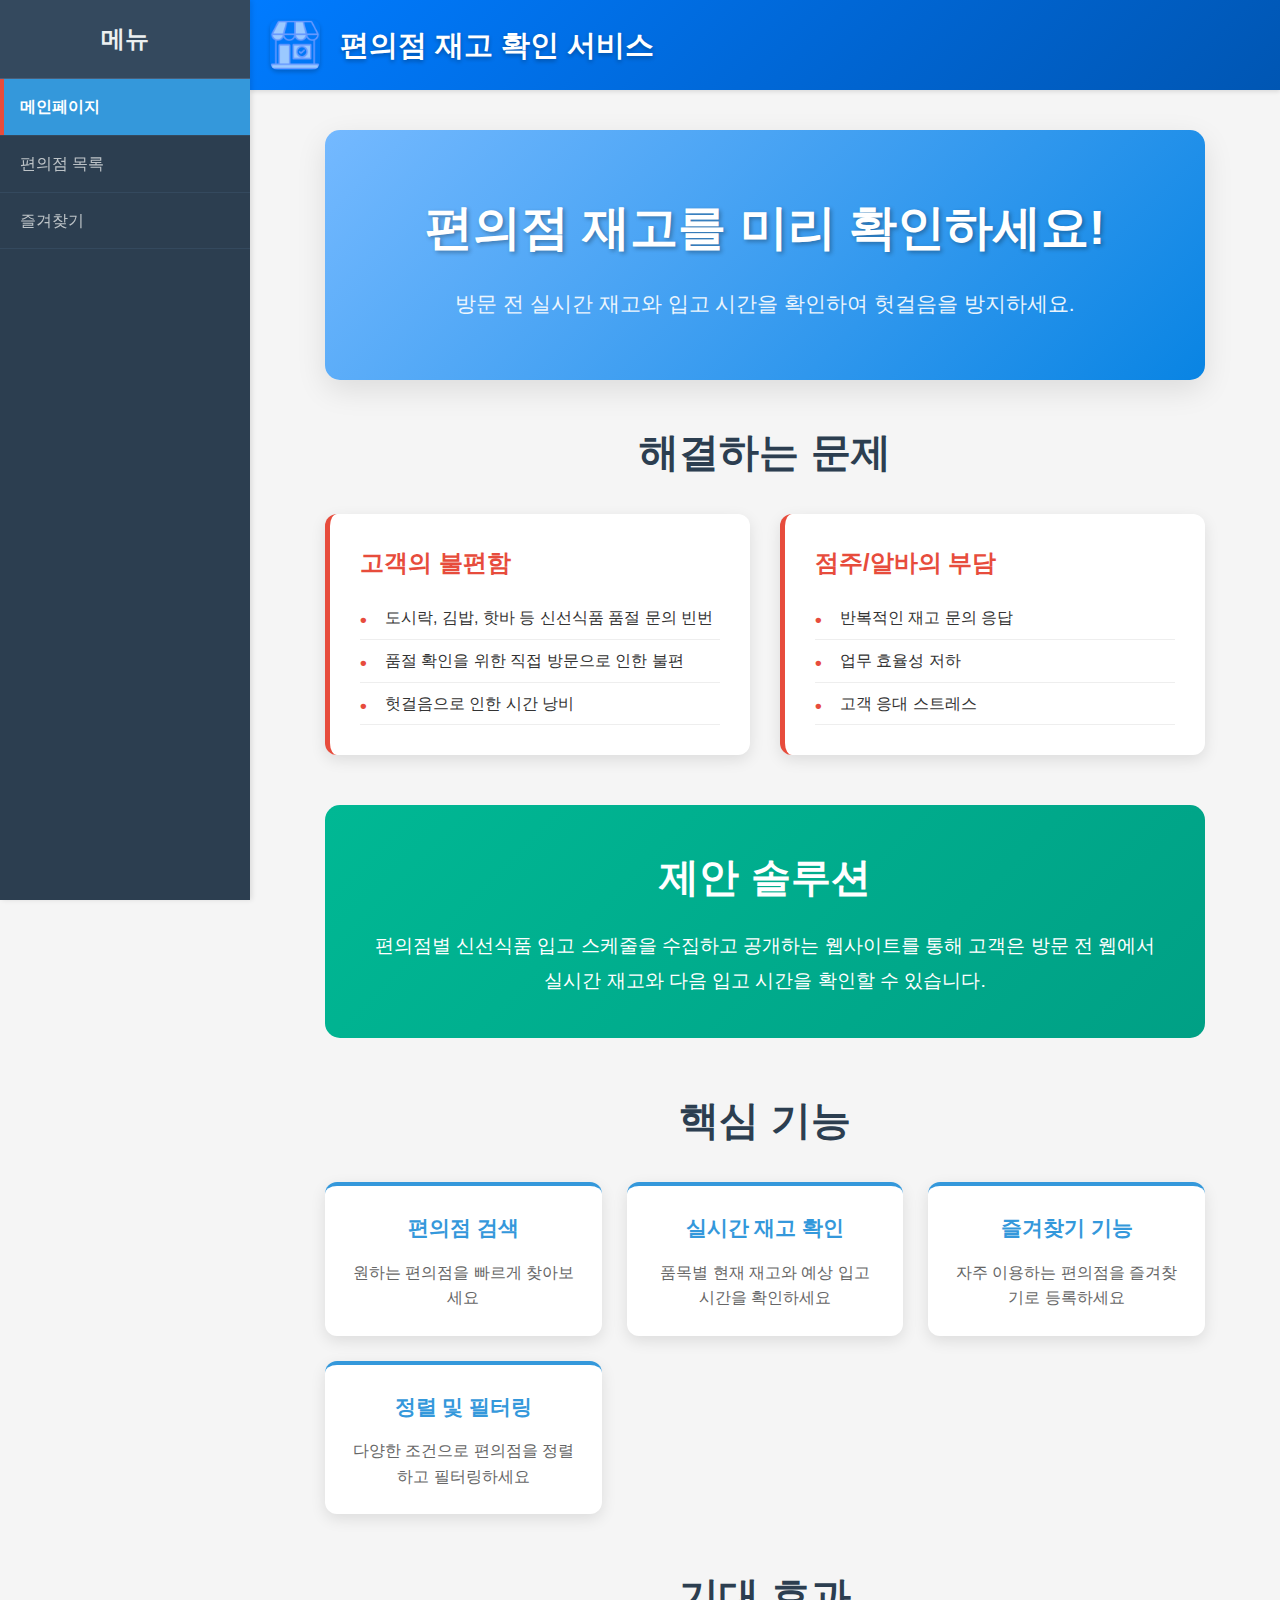
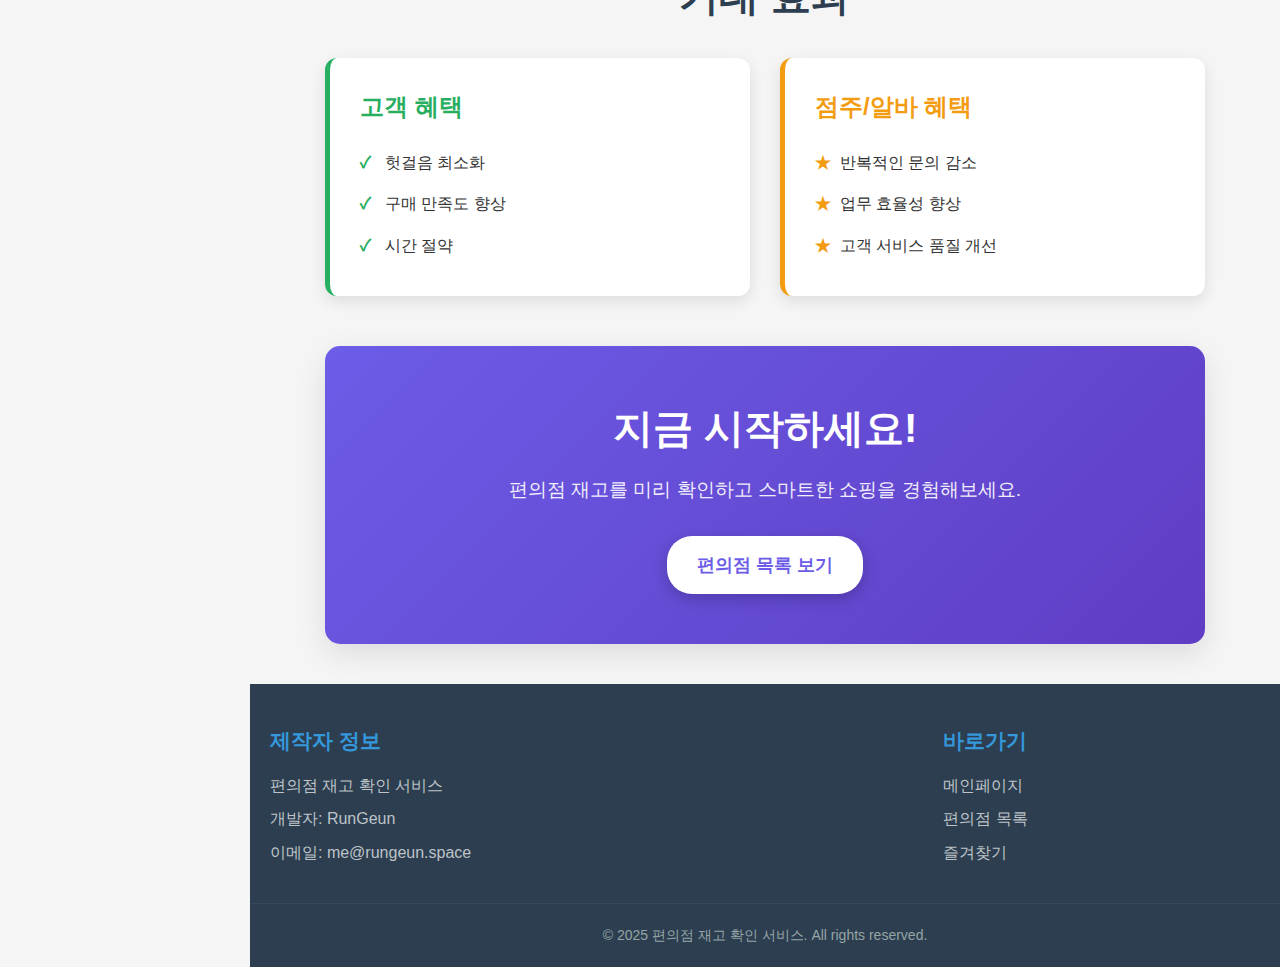
<file: index.html>
﻿<!DOCTYPE html>
<html lang="ko">
  <head>
    <meta charset="UTF-8" />
    <meta name="viewport" content="width=device-width, initial-scale=1.0" />
    <title>편의점 재고 확인 서비스</title>
    <link rel="stylesheet" href="css/common.css" />
    <link rel="stylesheet" href="css/header.css" />
    <link rel="stylesheet" href="css/sidebar.css" />
    <link rel="stylesheet" href="css/footer.css" />
    <link rel="stylesheet" href="css/main.css" />
  </head>
  <body>
    <div class="container">
      <!-- 사이드바 -->
      <nav class="sidebar">
        <div class="sidebar-header">
          <h2>메뉴</h2>
        </div>
        <ul class="sidebar-menu">
          <li><a href="index.html" class="active">메인페이지</a></li>
          <li><a href="store-list.html">편의점 목록</a></li>
          <li><a href="favorites.html">즐겨찾기</a></li>
        </ul>
      </nav>

      <!-- 메인 콘텐츠 -->
      <div class="main-content">
        <!-- 헤더 -->
        <header class="header">
          <div class="header-content">
            <img
              src="images/logo.png"
              alt="편의점 재고 확인 서비스"
              class="logo"
            />
            <h1>편의점 재고 확인 서비스</h1>
          </div>
        </header>

        <!-- 메인 섹션 -->
        <main class="main-section">
          <div class="hero-section">
            <h1>편의점 재고를 미리 확인하세요!</h1>
            <p class="hero-subtitle">
              방문 전 실시간 재고와 입고 시간을 확인하여 헛걸음을 방지하세요.
            </p>
          </div>

          <div class="problem-section">
            <h2>해결하는 문제</h2>
            <div class="problem-grid">
              <div class="problem-card">
                <h3>고객의 불편함</h3>
                <ul>
                  <li>도시락, 김밥, 핫바 등 신선식품 품절 문의 빈번</li>
                  <li>품절 확인을 위한 직접 방문으로 인한 불편</li>
                  <li>헛걸음으로 인한 시간 낭비</li>
                </ul>
              </div>
              <div class="problem-card">
                <h3>점주/알바의 부담</h3>
                <ul>
                  <li>반복적인 재고 문의 응답</li>
                  <li>업무 효율성 저하</li>
                  <li>고객 응대 스트레스</li>
                </ul>
              </div>
            </div>
          </div>

          <div class="solution-section">
            <h2>제안 솔루션</h2>
            <div class="solution-content">
              <p>
                편의점별 신선식품 입고 스케줄을 수집하고 공개하는 웹사이트를
                통해 고객은 방문 전 웹에서 실시간 재고와 다음 입고 시간을 확인할
                수 있습니다.
              </p>
            </div>
          </div>

          <div class="features-section">
            <h2>핵심 기능</h2>
            <div class="features-grid">
              <div class="feature-card">
                <h3>편의점 검색</h3>
                <p>원하는 편의점을 빠르게 찾아보세요</p>
              </div>
              <div class="feature-card">
                <h3>실시간 재고 확인</h3>
                <p>품목별 현재 재고와 예상 입고 시간을 확인하세요</p>
              </div>
              <div class="feature-card">
                <h3>즐겨찾기 기능</h3>
                <p>자주 이용하는 편의점을 즐겨찾기로 등록하세요</p>
              </div>
              <div class="feature-card">
                <h3>정렬 및 필터링</h3>
                <p>다양한 조건으로 편의점을 정렬하고 필터링하세요</p>
              </div>
            </div>
          </div>

          <div class="benefits-section">
            <h2>기대 효과</h2>
            <div class="benefits-grid">
              <div class="benefit-card customer">
                <h3>고객 혜택</h3>
                <ul>
                  <li>헛걸음 최소화</li>
                  <li>구매 만족도 향상</li>
                  <li>시간 절약</li>
                </ul>
              </div>
              <div class="benefit-card owner">
                <h3>점주/알바 혜택</h3>
                <ul>
                  <li>반복적인 문의 감소</li>
                  <li>업무 효율성 향상</li>
                  <li>고객 서비스 품질 개선</li>
                </ul>
              </div>
            </div>
          </div>

          <div class="cta-section">
            <h2>지금 시작하세요!</h2>
            <p>편의점 재고를 미리 확인하고 스마트한 쇼핑을 경험해보세요.</p>
            <a href="store-list.html" class="cta-button">편의점 목록 보기</a>
          </div>
        </main>

        <!-- 푸터 -->
        <footer class="footer">
          <div class="footer-content">
            <div class="footer-info">
              <h3>제작자 정보</h3>
              <p>편의점 재고 확인 서비스</p>
              <p>개발자: RunGeun</p>
              <p>이메일: me@rungeun.space</p>
            </div>
            <div class="footer-links">
              <h3>바로가기</h3>
              <ul>
                <li><a href="index.html">메인페이지</a></li>
                <li><a href="store-list.html">편의점 목록</a></li>
                <li><a href="favorites.html">즐겨찾기</a></li>
              </ul>
            </div>
          </div>
          <div class="footer-bottom">
            <p>&copy; 2025 편의점 재고 확인 서비스. All rights reserved.</p>
          </div>
        </footer>
      </div>
    </div>
  </body>
</html>
</file>
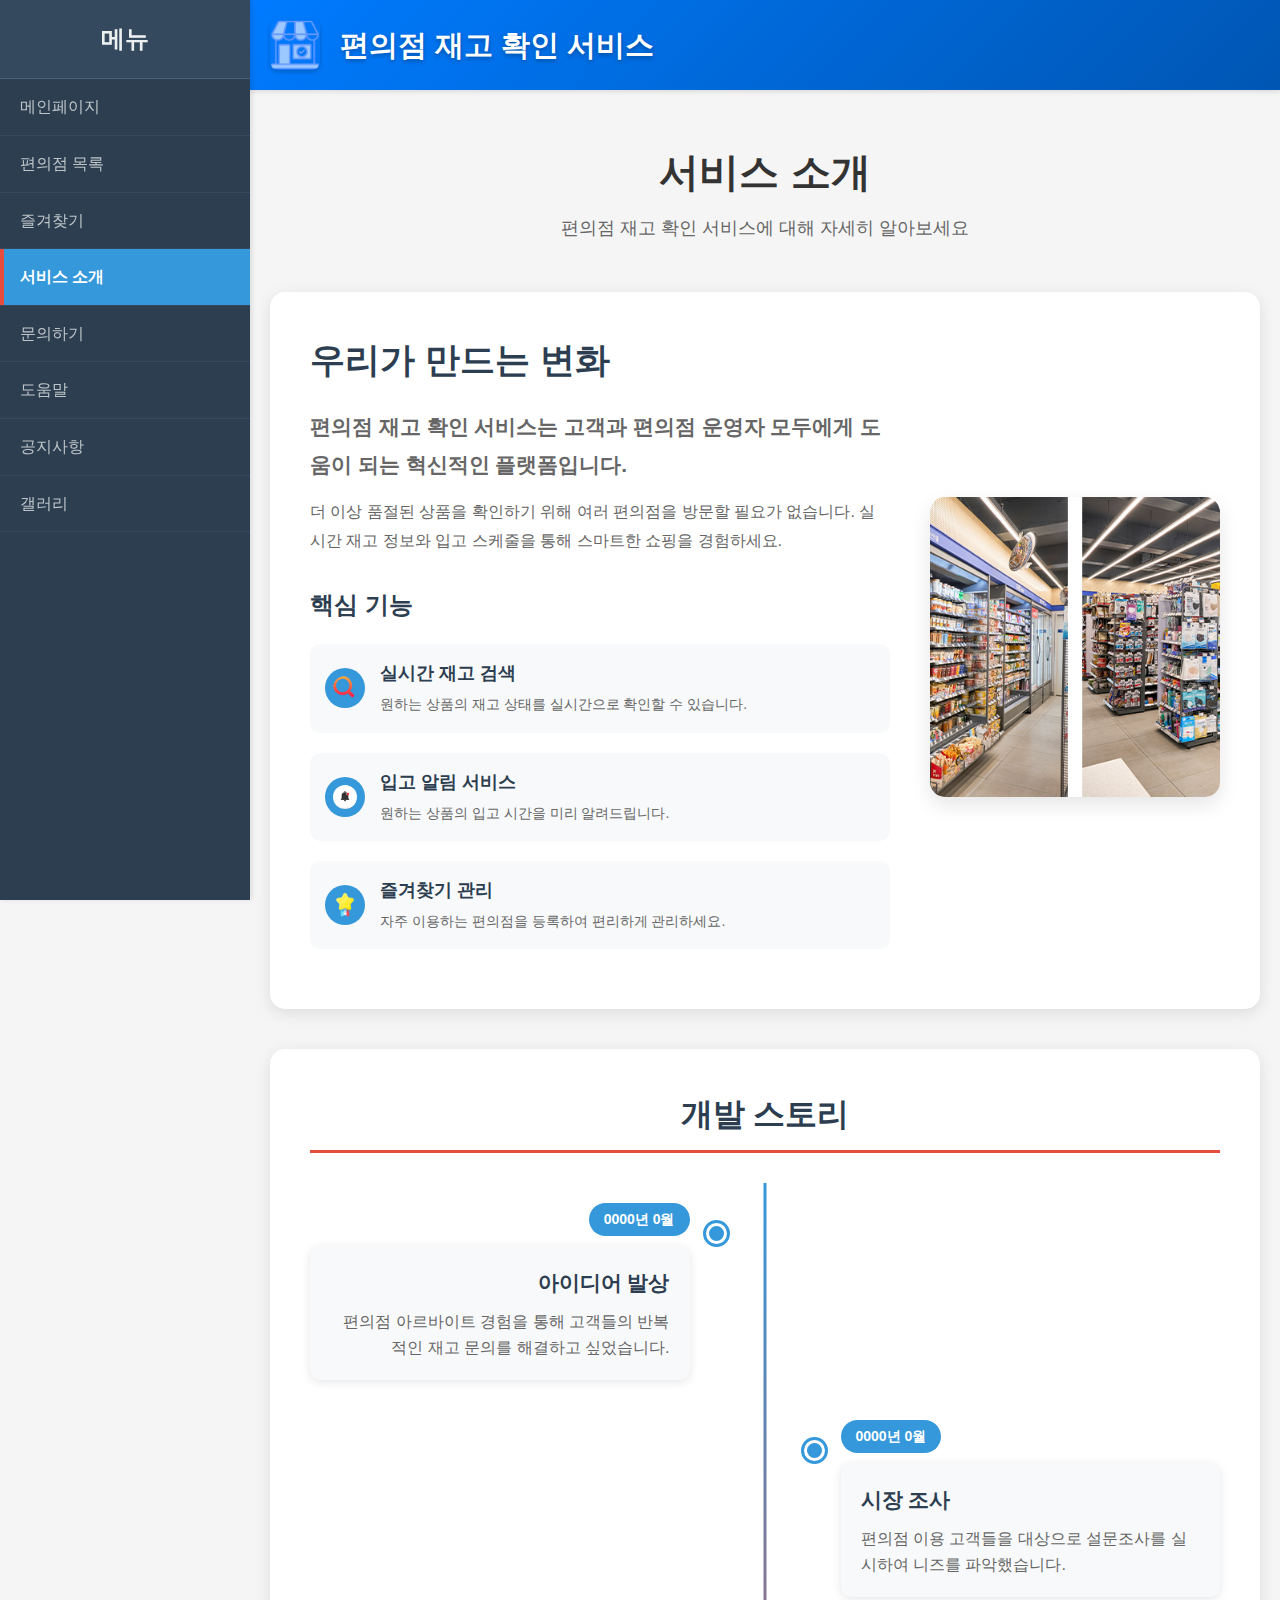
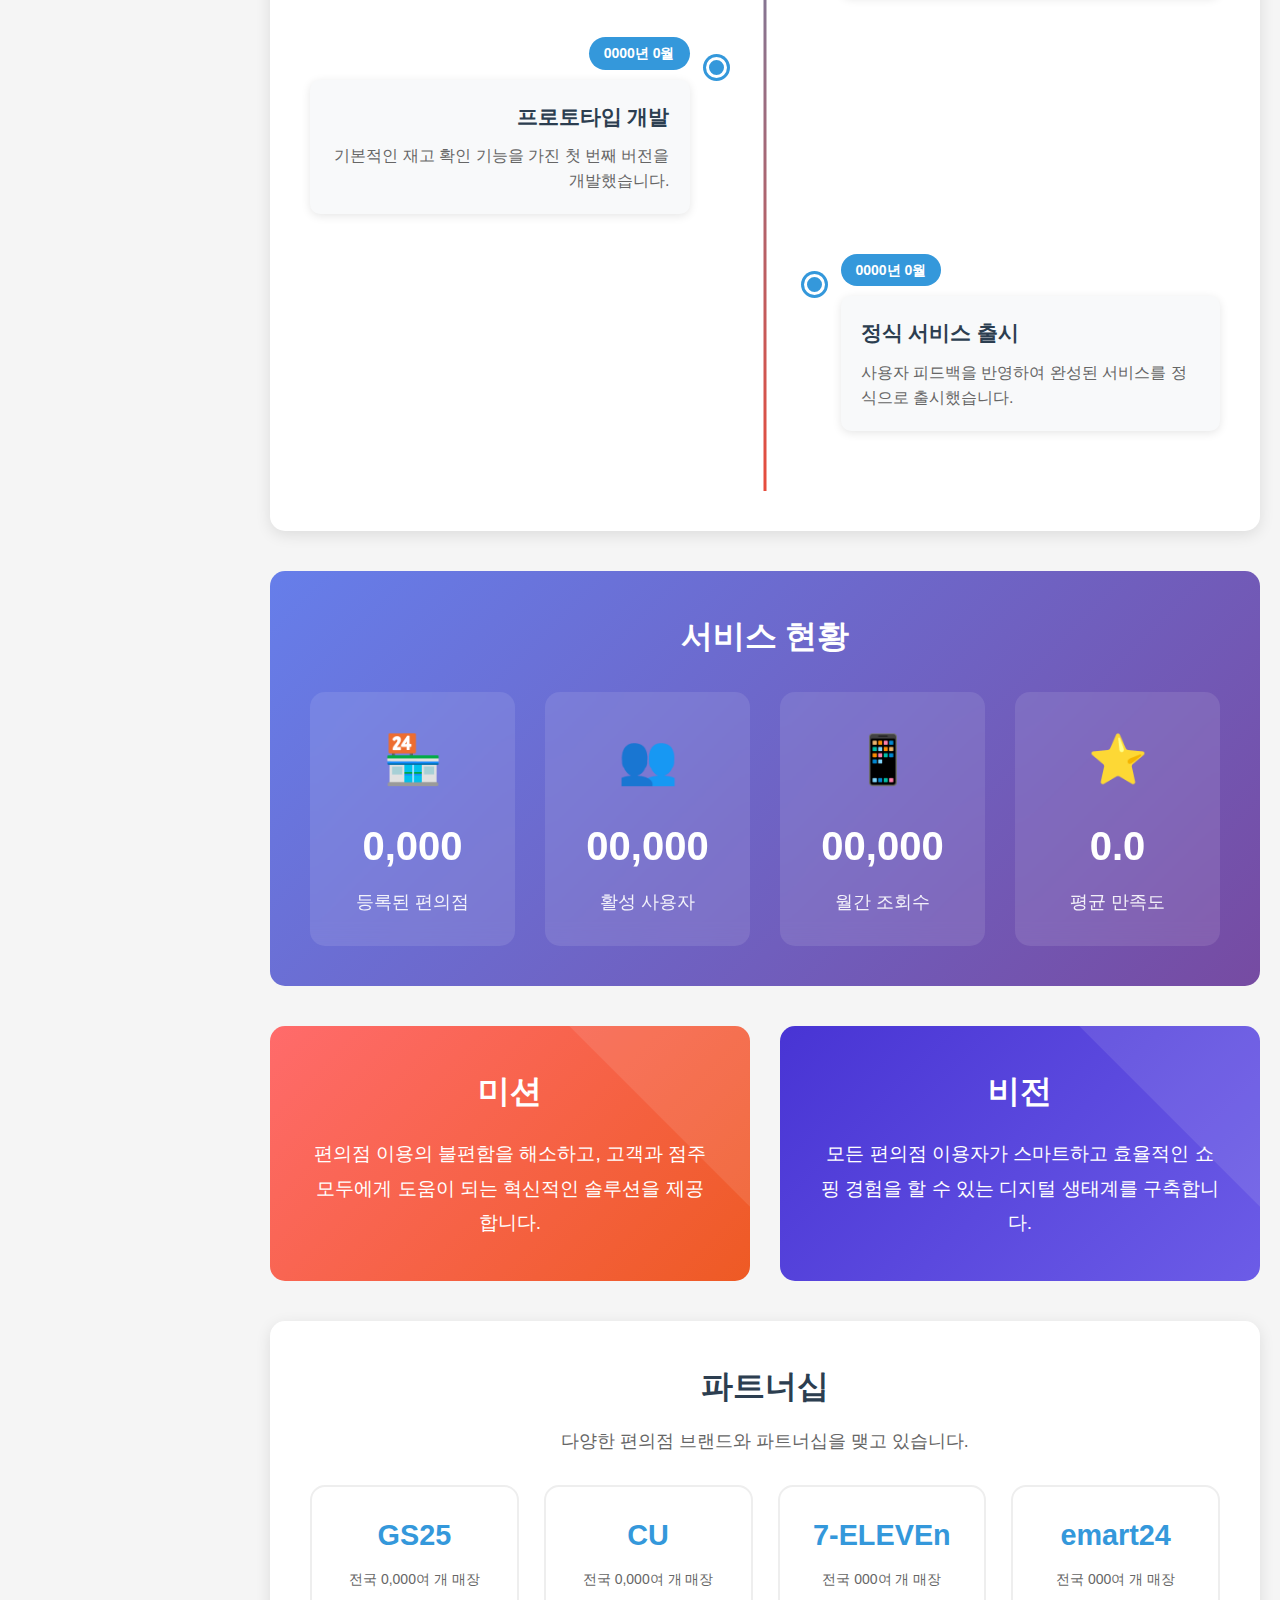
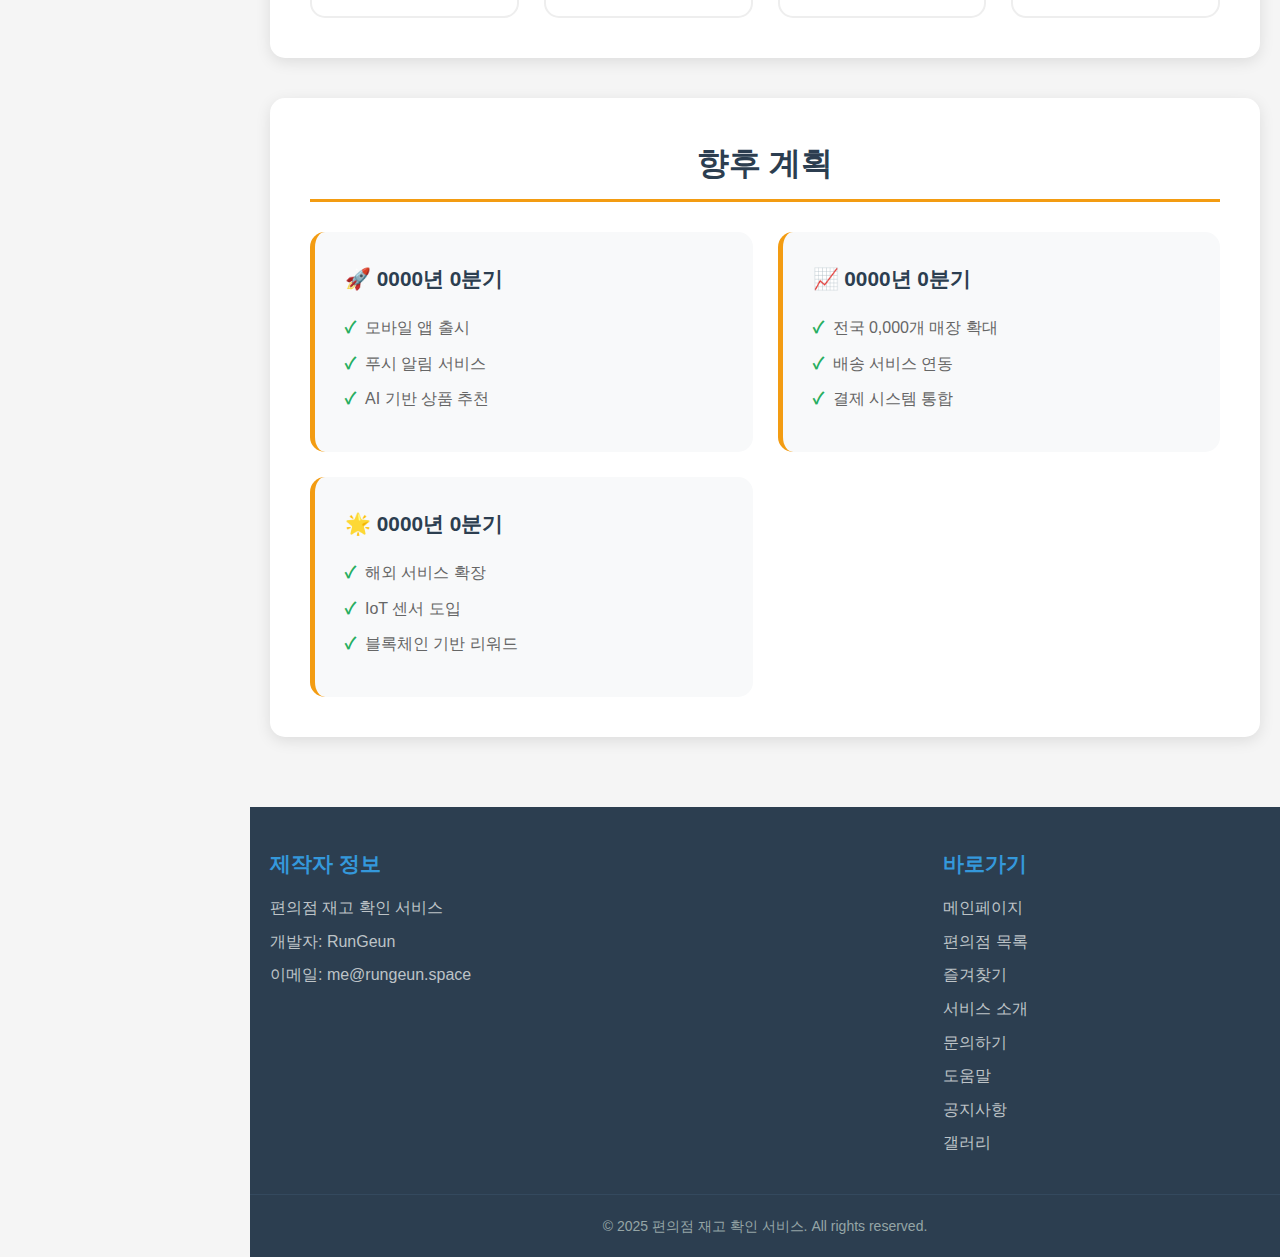
<file: about.html>
<!DOCTYPE html>
<html lang="ko">
<head>
    <meta charset="UTF-8">
    <meta name="viewport" content="width=device-width, initial-scale=1.0">
    <title>서비스 소개 - 편의점 재고 확인 서비스</title>
    <link rel="stylesheet" href="css/common.css">
    <link rel="stylesheet" href="css/header.css">
    <link rel="stylesheet" href="css/sidebar.css">
    <link rel="stylesheet" href="css/footer.css">
    <link rel="stylesheet" href="css/about.css">
    <link rel="stylesheet" href="css/animations.css">
</head>
<body>
    <div class="container">
        <!-- 사이드바 -->
        <nav class="sidebar">
            <div class="sidebar-header">
                <h2>메뉴</h2>
            </div>
            <ul class="sidebar-menu">
                <li><a href="index.html">메인페이지</a></li>
                <li><a href="store-list.html">편의점 목록</a></li>
                <li><a href="favorites.html">즐겨찾기</a></li>
                <li><a href="about.html" class="active">서비스 소개</a></li>
                <li><a href="contact.html">문의하기</a></li>
                <li><a href="help.html">도움말</a></li>
                <li><a href="notice.html">공지사항</a></li>
                <li><a href="gallery.html">갤러리</a></li>
            </ul>
        </nav>

        <!-- 메인 콘텐츠 -->
        <div class="main-content">
            <!-- 헤더 -->
            <header class="header">
                <div class="header-content">
                    <img src="images/logo.png" alt="편의점 재고 확인 서비스" class="logo">
                    <h1>편의점 재고 확인 서비스</h1>
                </div>
            </header>

            <!-- 서비스 소개 섹션 -->
            <main class="about-section">
                <div class="page-header">
                    <h1>서비스 소개</h1>
                    <p>편의점 재고 확인 서비스에 대해 자세히 알아보세요</p>
                </div>

                <!-- 서비스 개요 -->
                <section class="service-overview">
                    <div class="overview-content">
                        <div class="overview-text">
                            <h2>우리가 만드는 변화</h2>
                            <p class="lead-text">편의점 재고 확인 서비스는 고객과 편의점 운영자 모두에게 도움이 되는 혁신적인 플랫폼입니다.</p>
                            <p>더 이상 품절된 상품을 확인하기 위해 여러 편의점을 방문할 필요가 없습니다. 실시간 재고 정보와 입고 스케줄을 통해 스마트한 쇼핑을 경험하세요.</p>
                            
                            <div class="key-features">
                                <h3>핵심 기능</h3>
                                <ul class="feature-list">
                                    <li>
                                        <img src="images/icon-search.png" alt="검색 아이콘" class="feature-icon">
                                        <div class="feature-content">
                                            <h4>실시간 재고 검색</h4>
                                            <p>원하는 상품의 재고 상태를 실시간으로 확인할 수 있습니다.</p>
                                        </div>
                                    </li>
                                    <li>
                                        <img src="images/icon-notification.png" alt="알림 아이콘" class="feature-icon">
                                        <div class="feature-content">
                                            <h4>입고 알림 서비스</h4>
                                            <p>원하는 상품의 입고 시간을 미리 알려드립니다.</p>
                                        </div>
                                    </li>
                                    <li>
                                        <img src="images/icon-favorite.png" alt="즐겨찾기 아이콘" class="feature-icon">
                                        <div class="feature-content">
                                            <h4>즐겨찾기 관리</h4>
                                            <p>자주 이용하는 편의점을 등록하여 편리하게 관리하세요.</p>
                                        </div>
                                    </li>
                                </ul>
                            </div>
                        </div>
                        <div class="overview-image">
                            <img src="images/about-team.jpg" alt="서비스 개발팀" class="team-image">
                        </div>
                    </div>
                </section>

                <!-- 개발 스토리 -->
                <section class="development-story">
                    <h2>개발 스토리</h2>
                    <div class="story-timeline">
                        <div class="timeline-item">
                            <div class="timeline-date">0000년 0월</div>
                            <div class="timeline-content">
                                <h3>아이디어 발상</h3>
                                <p>편의점 아르바이트 경험을 통해 고객들의 반복적인 재고 문의를 해결하고 싶었습니다.</p>
                            </div>
                        </div>
                        <div class="timeline-item">
                            <div class="timeline-date">0000년 0월</div>
                            <div class="timeline-content">
                                <h3>시장 조사</h3>
                                <p>편의점 이용 고객들을 대상으로 설문조사를 실시하여 니즈를 파악했습니다.</p>
                            </div>
                        </div>
                        <div class="timeline-item">
                            <div class="timeline-date">0000년 0월</div>
                            <div class="timeline-content">
                                <h3>프로토타입 개발</h3>
                                <p>기본적인 재고 확인 기능을 가진 첫 번째 버전을 개발했습니다.</p>
                            </div>
                        </div>
                        <div class="timeline-item">
                            <div class="timeline-date">0000년 0월</div>
                            <div class="timeline-content">
                                <h3>정식 서비스 출시</h3>
                                <p>사용자 피드백을 반영하여 완성된 서비스를 정식으로 출시했습니다.</p>
                            </div>
                        </div>
                    </div>
                </section>

                <!-- 서비스 통계 -->
                <section class="service-stats">
                    <h2>서비스 현황</h2>
                    <div class="stats-grid">
                        <div class="stat-item">
                            <div class="stat-icon">🏪</div>
                            <div class="stat-number">0,000</div>
                            <div class="stat-label">등록된 편의점</div>
                        </div>
                        <div class="stat-item">
                            <div class="stat-icon">👥</div>
                            <div class="stat-number">00,000</div>
                            <div class="stat-label">활성 사용자</div>
                        </div>
                        <div class="stat-item">
                            <div class="stat-icon">📱</div>
                            <div class="stat-number">00,000</div>
                            <div class="stat-label">월간 조회수</div>
                        </div>
                        <div class="stat-item">
                            <div class="stat-icon">⭐</div>
                            <div class="stat-number">0.0</div>
                            <div class="stat-label">평균 만족도</div>
                        </div>
                    </div>
                </section>

                <!-- 미션과 비전 -->
                <section class="mission-vision">
                    <div class="mission-vision-grid">
                        <div class="mission-card">
                            <h2>미션</h2>
                            <p>편의점 이용의 불편함을 해소하고, 고객과 점주 모두에게 도움이 되는 혁신적인 솔루션을 제공합니다.</p>
                        </div>
                        <div class="vision-card">
                            <h2>비전</h2>
                            <p>모든 편의점 이용자가 스마트하고 효율적인 쇼핑 경험을 할 수 있는 디지털 생태계를 구축합니다.</p>
                        </div>
                    </div>
                </section>

                <!-- 파트너십 -->
                <section class="partnerships">
                    <h2>파트너십</h2>
                    <p class="partnerships-intro">다양한 편의점 브랜드와 파트너십을 맺고 있습니다.</p>
                    <div class="partners-grid">
                        <div class="partner-item">
                            <div class="partner-logo">GS25</div>
                            <p>전국 0,000여 개 매장</p>
                        </div>
                        <div class="partner-item">
                            <div class="partner-logo">CU</div>
                            <p>전국 0,000여 개 매장</p>
                        </div>
                        <div class="partner-item">
                            <div class="partner-logo">7-ELEVEn</div>
                            <p>전국 000여 개 매장</p>
                        </div>
                        <div class="partner-item">
                            <div class="partner-logo">emart24</div>
                            <p>전국 000여 개 매장</p>
                        </div>
                    </div>
                </section>

                <!-- 향후 계획 -->
                <section class="future-plans">
                    <h2>향후 계획</h2>
                    <div class="plans-grid">
                        <div class="plan-item">
                            <h3>🚀 0000년 0분기</h3>
                            <ul>
                                <li>모바일 앱 출시</li>
                                <li>푸시 알림 서비스</li>
                                <li>AI 기반 상품 추천</li>
                            </ul>
                        </div>
                        <div class="plan-item">
                            <h3>📈 0000년 0분기</h3>
                            <ul>
                                <li>전국 0,000개 매장 확대</li>
                                <li>배송 서비스 연동</li>
                                <li>결제 시스템 통합</li>
                            </ul>
                        </div>
                        <div class="plan-item">
                            <h3>🌟 0000년 0분기</h3>
                            <ul>
                                <li>해외 서비스 확장</li>
                                <li>IoT 센서 도입</li>
                                <li>블록체인 기반 리워드</li>
                            </ul>
                        </div>
                    </div>
                </section>
            </main>

            <!-- 푸터 -->
            <footer class="footer">
                <div class="footer-content">
                    <div class="footer-info">
                        <h3>제작자 정보</h3>
                        <p>편의점 재고 확인 서비스</p>
                        <p>개발자: RunGeun</p>
                        <p>이메일: me@rungeun.space</p>
                    </div>
                    <div class="footer-links">
                        <h3>바로가기</h3>
                        <ul>
                            <li><a href="index.html">메인페이지</a></li>
                            <li><a href="store-list.html">편의점 목록</a></li>
                            <li><a href="favorites.html">즐겨찾기</a></li>
                            <li><a href="about.html">서비스 소개</a></li>
                            <li><a href="contact.html">문의하기</a></li>
                            <li><a href="help.html">도움말</a></li>
                            <li><a href="notice.html">공지사항</a></li>
                            <li><a href="gallery.html">갤러리</a></li>
                        </ul>
                    </div>
                </div>
                <div class="footer-bottom">
                    <p>&copy; 2025 편의점 재고 확인 서비스. All rights reserved.</p>
                </div>
            </footer>
        </div>
    </div>
</body>
</html>
</file>
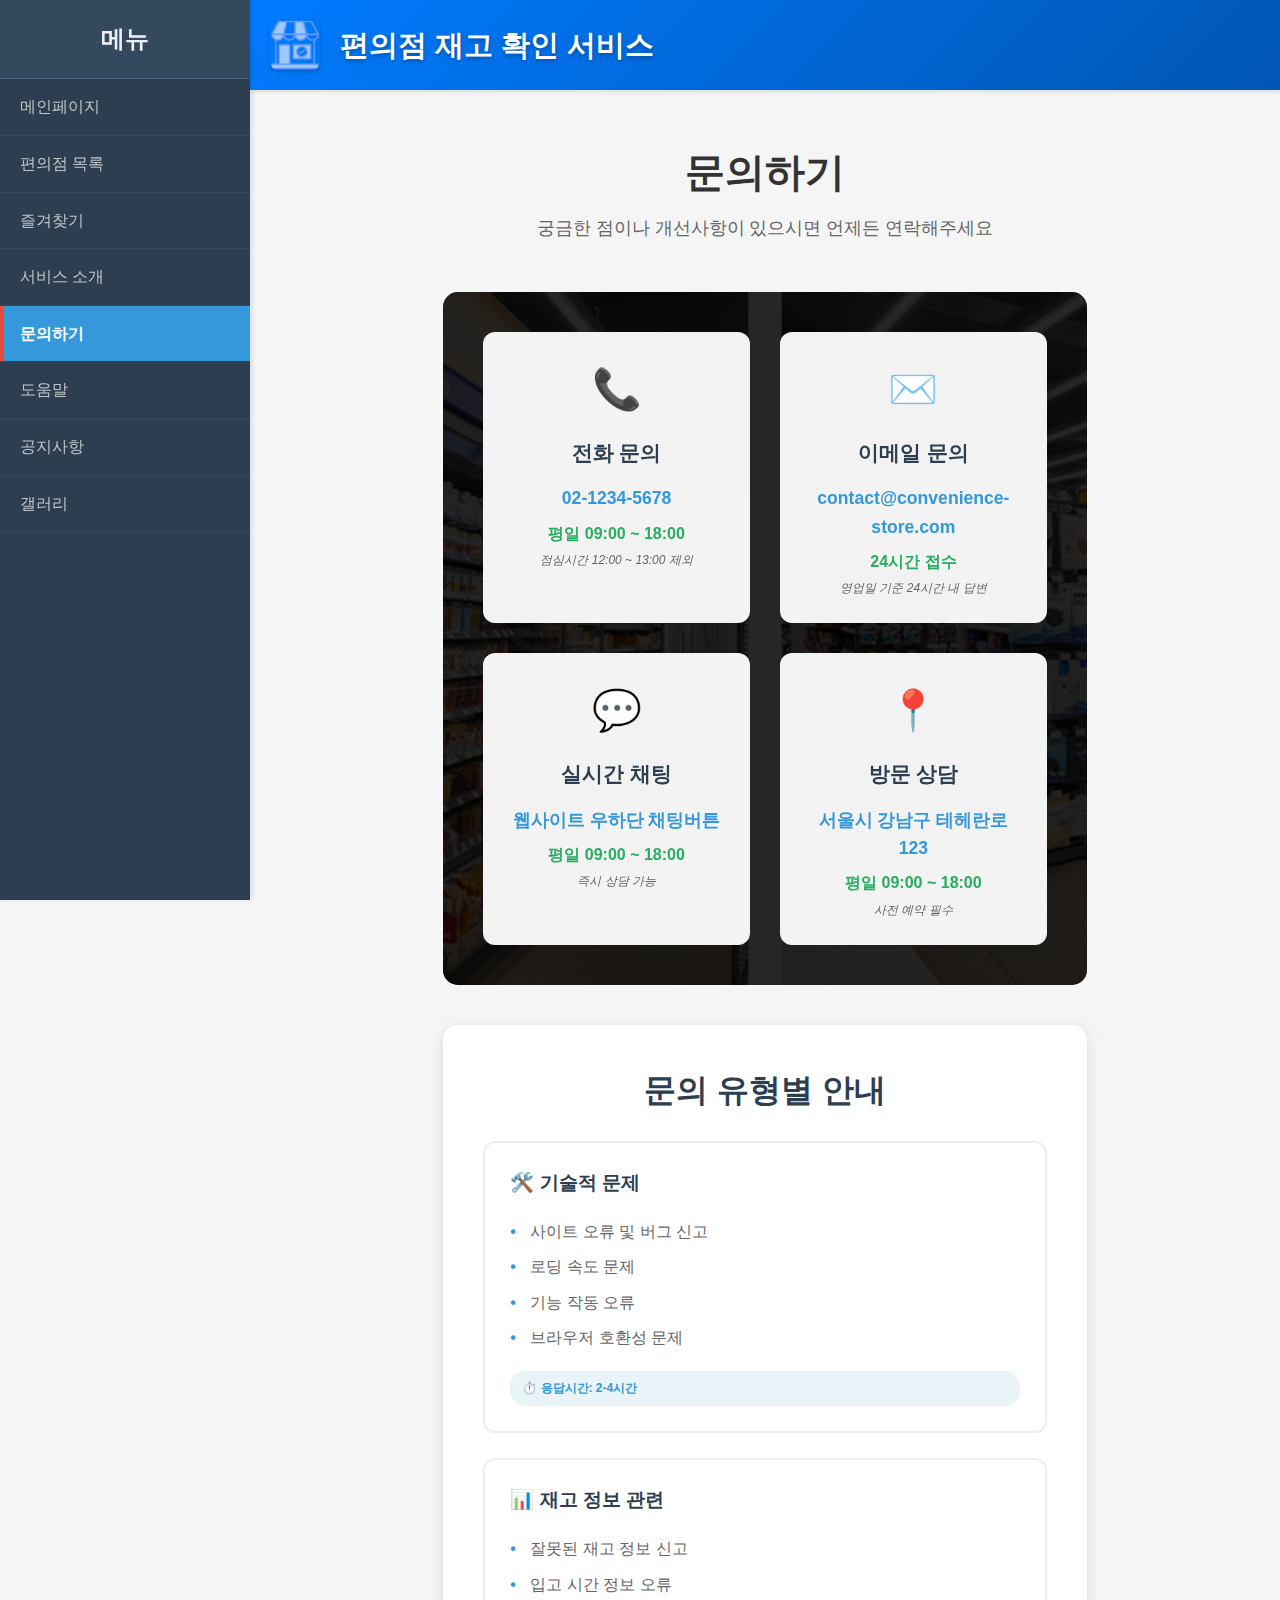
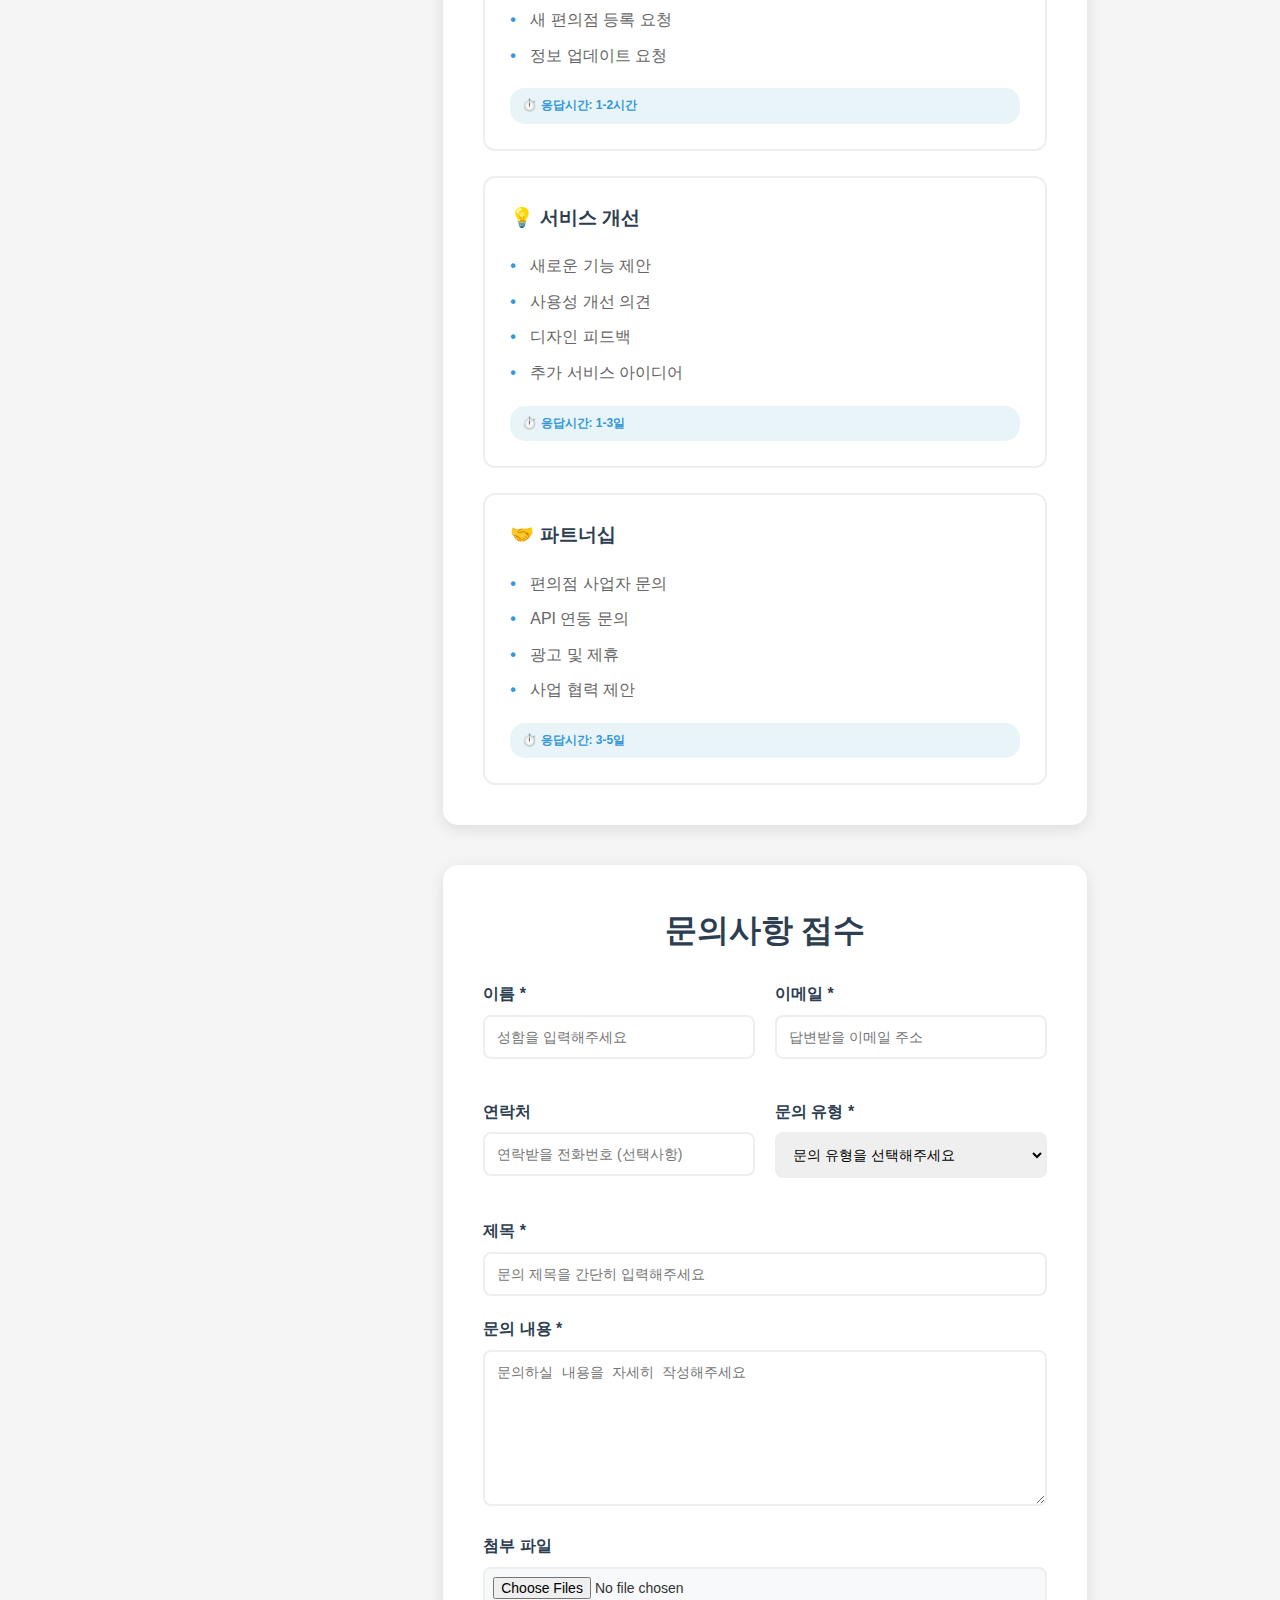
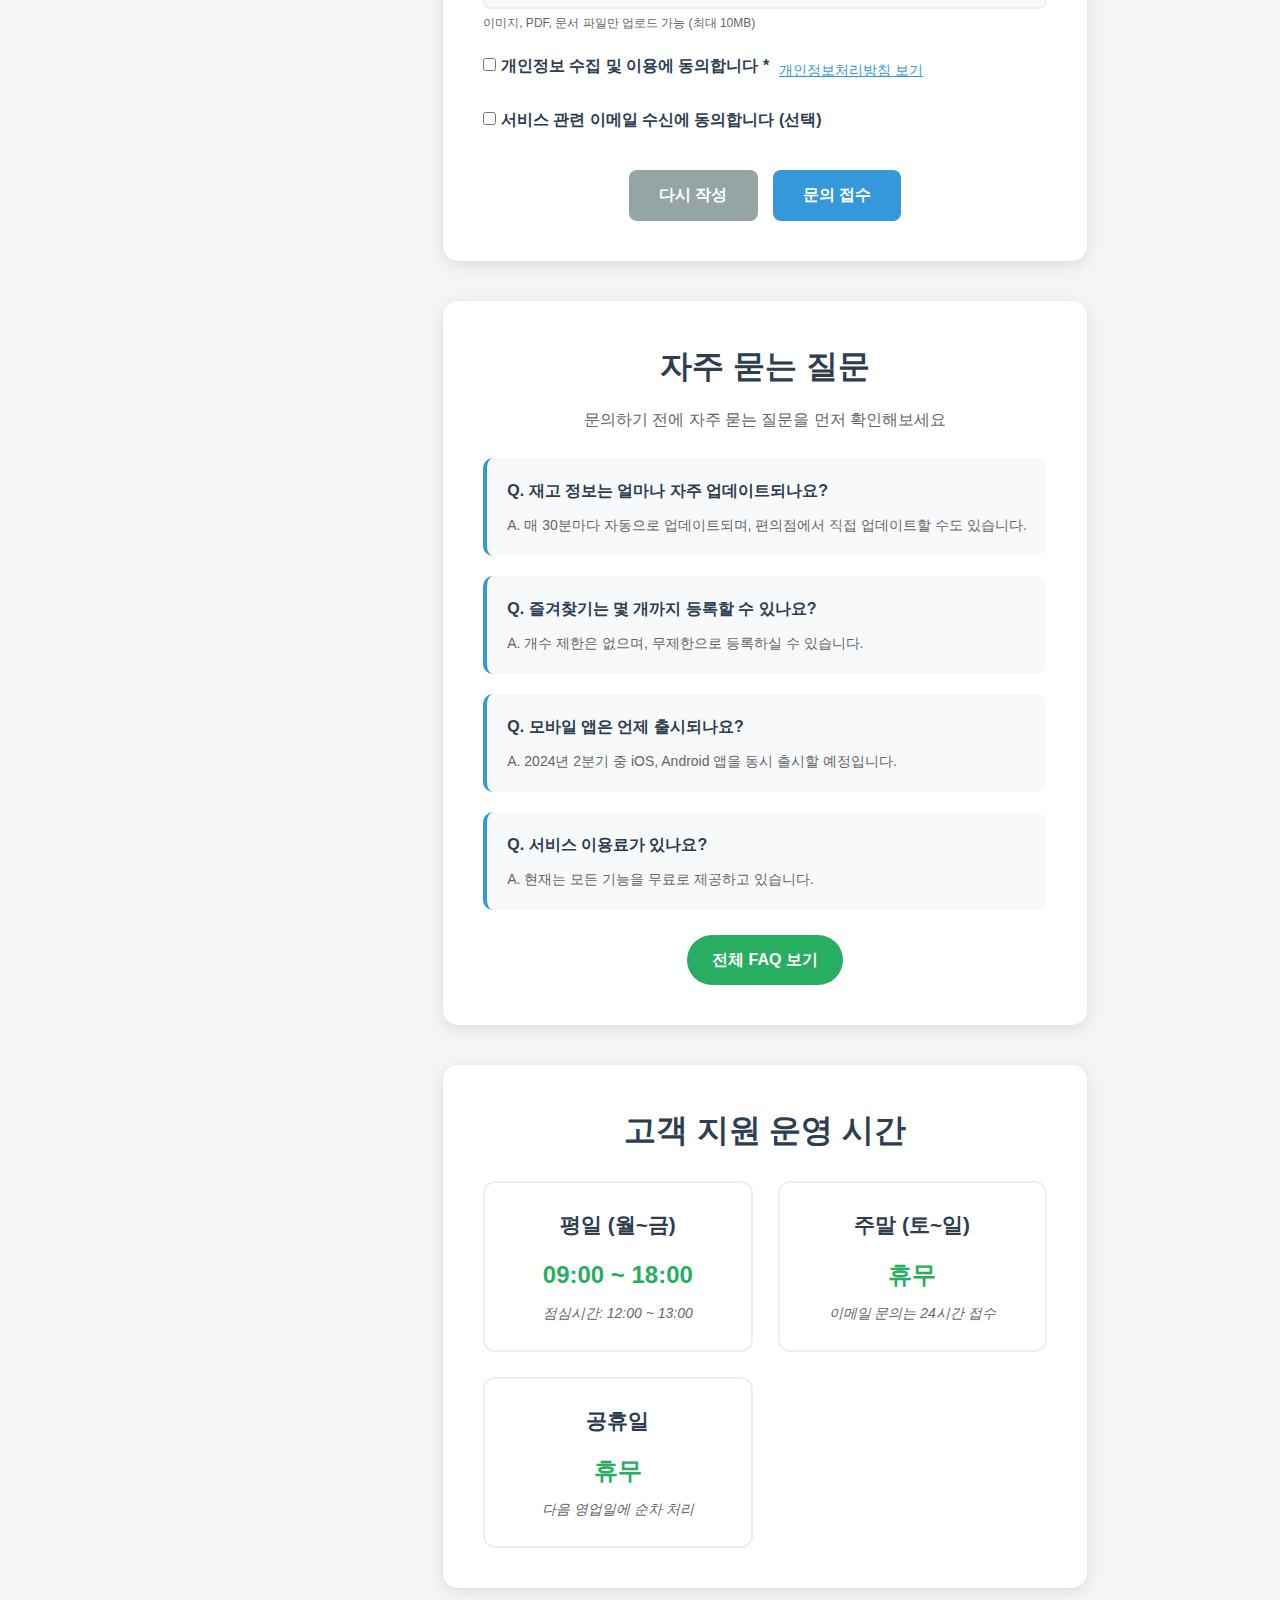
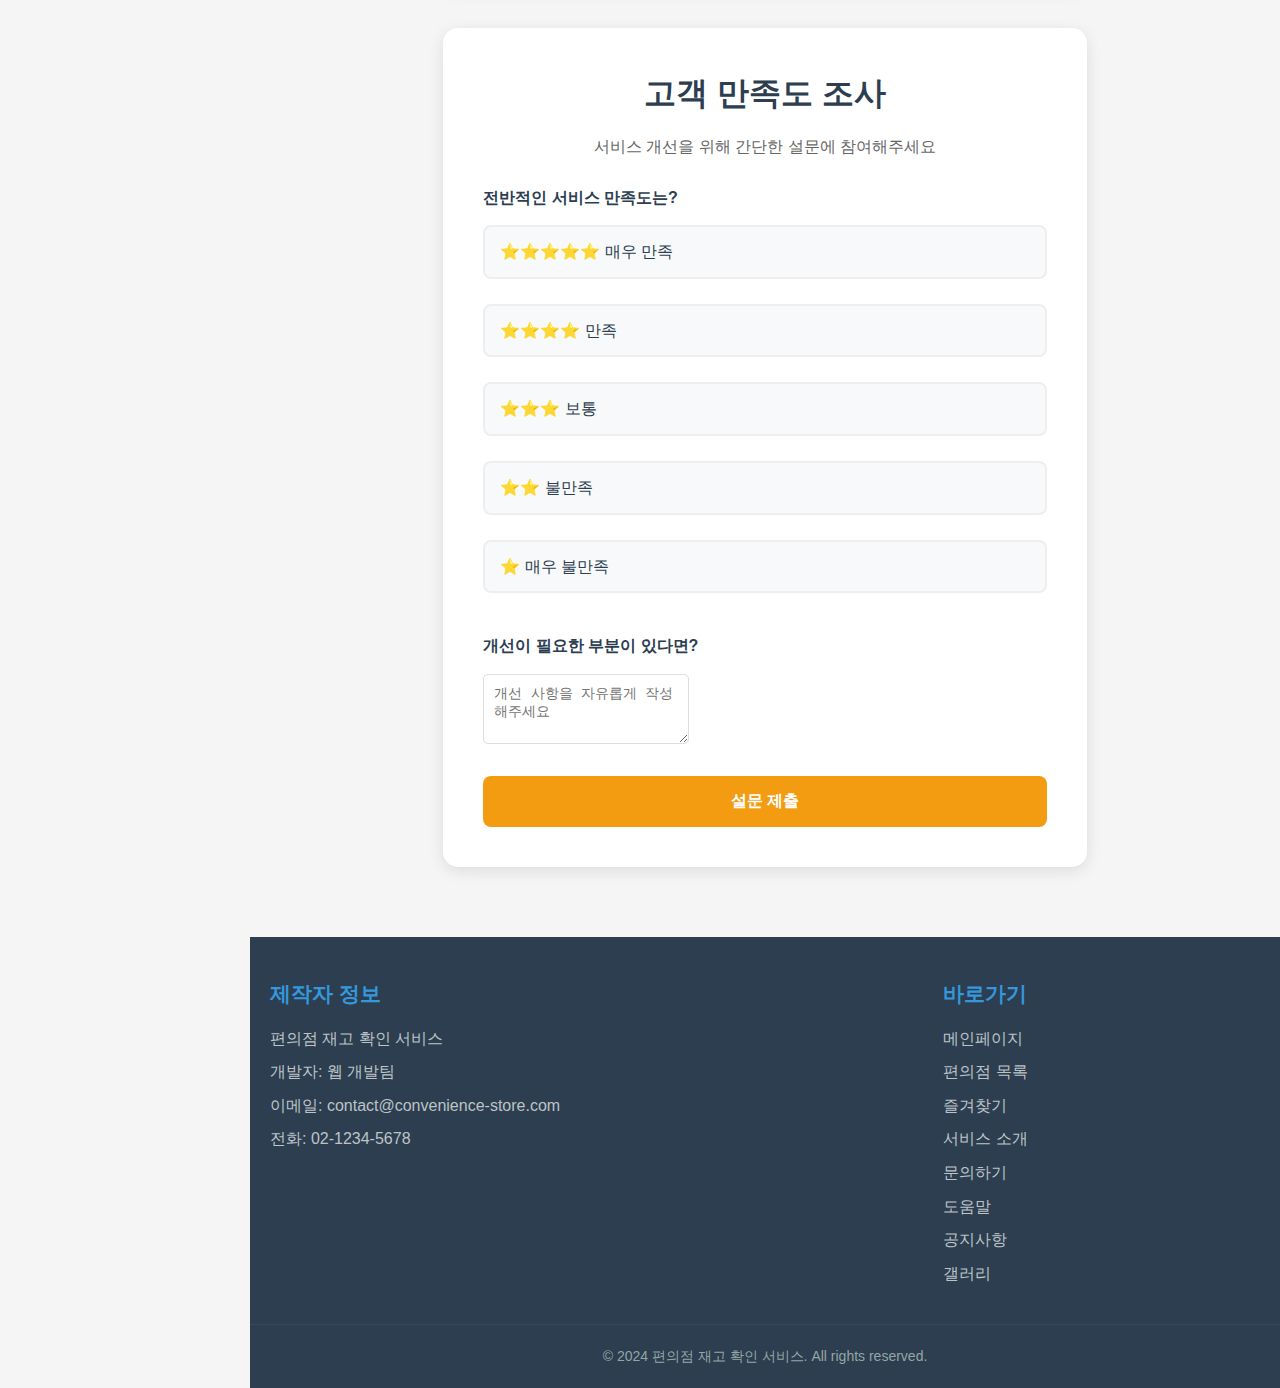
<file: contact.html>
<!DOCTYPE html>
<html lang="ko">
<head>
    <meta charset="UTF-8">
    <meta name="viewport" content="width=device-width, initial-scale=1.0">
    <title>문의하기 - 편의점 재고 확인 서비스</title>
    <link rel="stylesheet" href="css/common.css">
    <link rel="stylesheet" href="css/header.css">
    <link rel="stylesheet" href="css/sidebar.css">
    <link rel="stylesheet" href="css/footer.css">
    <link rel="stylesheet" href="css/contact.css">
</head>
<body>
    <div class="container">
        <!-- 사이드바 -->
        <nav class="sidebar">
            <div class="sidebar-header">
                <h2>메뉴</h2>
            </div>
            <ul class="sidebar-menu">
                <li><a href="index.html">메인페이지</a></li>
                <li><a href="store-list.html">편의점 목록</a></li>
                <li><a href="favorites.html">즐겨찾기</a></li>
                <li><a href="about.html">서비스 소개</a></li>
                <li><a href="contact.html" class="active">문의하기</a></li>
                <li><a href="help.html">도움말</a></li>
                <li><a href="notice.html">공지사항</a></li>
                <li><a href="gallery.html">갤러리</a></li>
            </ul>
        </nav>

        <!-- 메인 콘텐츠 -->
        <div class="main-content">
            <!-- 헤더 -->
            <header class="header">
                <div class="header-content">
                    <img src="images/logo.png" alt="편의점 재고 확인 서비스" class="logo">
                    <h1>편의점 재고 확인 서비스</h1>
                </div>
            </header>

            <!-- 문의하기 섹션 -->
            <main class="contact-section">
                <div class="page-header">
                    <h1>문의하기</h1>
                    <p>궁금한 점이나 개선사항이 있으시면 언제든 연락해주세요</p>
                </div>

                <!-- 연락처 정보 -->
                <div class="contact-info-section">
                    <div class="contact-background">
                        <img src="images/contact-bg.jpg" alt="문의 배경" class="contact-bg-image">
                    </div>
                    <div class="contact-info-grid">
                        <div class="contact-info-card">
                            <div class="contact-icon">📞</div>
                            <h3>전화 문의</h3>
                            <p class="contact-detail">02-1234-5678</p>
                            <p class="contact-time">평일 09:00 ~ 18:00</p>
                            <p class="contact-note">점심시간 12:00 ~ 13:00 제외</p>
                        </div>
                        
                        <div class="contact-info-card">
                            <div class="contact-icon">✉️</div>
                            <h3>이메일 문의</h3>
                            <p class="contact-detail">contact@convenience-store.com</p>
                            <p class="contact-time">24시간 접수</p>
                            <p class="contact-note">영업일 기준 24시간 내 답변</p>
                        </div>
                        
                        <div class="contact-info-card">
                            <div class="contact-icon">💬</div>
                            <h3>실시간 채팅</h3>
                            <p class="contact-detail">웹사이트 우하단 채팅버튼</p>
                            <p class="contact-time">평일 09:00 ~ 18:00</p>
                            <p class="contact-note">즉시 상담 가능</p>
                        </div>
                        
                        <div class="contact-info-card">
                            <div class="contact-icon">📍</div>
                            <h3>방문 상담</h3>
                            <p class="contact-detail">서울시 강남구 테헤란로 123</p>
                            <p class="contact-time">평일 09:00 ~ 18:00</p>
                            <p class="contact-note">사전 예약 필수</p>
                        </div>
                    </div>
                </div>

                <!-- 문의 유형별 안내 -->
                <div class="inquiry-types-section">
                    <h2>문의 유형별 안내</h2>
                    <div class="inquiry-types-grid">
                        <div class="inquiry-type-card">
                            <h3>🛠️ 기술적 문제</h3>
                            <ul>
                                <li>사이트 오류 및 버그 신고</li>
                                <li>로딩 속도 문제</li>
                                <li>기능 작동 오류</li>
                                <li>브라우저 호환성 문제</li>
                            </ul>
                            <p class="response-time">⏱️ 응답시간: 2-4시간</p>
                        </div>
                        
                        <div class="inquiry-type-card">
                            <h3>📊 재고 정보 관련</h3>
                            <ul>
                                <li>잘못된 재고 정보 신고</li>
                                <li>입고 시간 정보 오류</li>
                                <li>새 편의점 등록 요청</li>
                                <li>정보 업데이트 요청</li>
                            </ul>
                            <p class="response-time">⏱️ 응답시간: 1-2시간</p>
                        </div>
                        
                        <div class="inquiry-type-card">
                            <h3>💡 서비스 개선</h3>
                            <ul>
                                <li>새로운 기능 제안</li>
                                <li>사용성 개선 의견</li>
                                <li>디자인 피드백</li>
                                <li>추가 서비스 아이디어</li>
                            </ul>
                            <p class="response-time">⏱️ 응답시간: 1-3일</p>
                        </div>
                        
                        <div class="inquiry-type-card">
                            <h3>🤝 파트너십</h3>
                            <ul>
                                <li>편의점 사업자 문의</li>
                                <li>API 연동 문의</li>
                                <li>광고 및 제휴</li>
                                <li>사업 협력 제안</li>
                            </ul>
                            <p class="response-time">⏱️ 응답시간: 3-5일</p>
                        </div>
                    </div>
                </div>

                <!-- 문의 폼 -->
                <div class="contact-form-section">
                    <h2>문의사항 접수</h2>
                    <form class="contact-form">
                        <div class="form-row">
                            <div class="form-group">
                                <label for="contact-name">이름 *</label>
                                <input type="text" id="contact-name" placeholder="성함을 입력해주세요" required>
                            </div>
                            <div class="form-group">
                                <label for="contact-email">이메일 *</label>
                                <input type="email" id="contact-email" placeholder="답변받을 이메일 주소" required>
                            </div>
                        </div>
                        
                        <div class="form-row">
                            <div class="form-group">
                                <label for="contact-phone">연락처</label>
                                <input type="tel" id="contact-phone" placeholder="연락받을 전화번호 (선택사항)">
                            </div>
                            <div class="form-group">
                                <label for="contact-type">문의 유형 *</label>
                                <select id="contact-type" required>
                                    <option value="">문의 유형을 선택해주세요</option>
                                    <option value="technical">기술적 문제</option>
                                    <option value="stock-info">재고 정보 관련</option>
                                    <option value="improvement">서비스 개선</option>
                                    <option value="partnership">파트너십</option>
                                    <option value="general">일반 문의</option>
                                    <option value="complaint">불만 사항</option>
                                </select>
                            </div>
                        </div>
                        
                        <div class="form-group">
                            <label for="contact-subject">제목 *</label>
                            <input type="text" id="contact-subject" placeholder="문의 제목을 간단히 입력해주세요" required>
                        </div>
                        
                        <div class="form-group">
                            <label for="contact-message">문의 내용 *</label>
                            <textarea id="contact-message" rows="8" placeholder="문의하실 내용을 자세히 작성해주세요" required></textarea>
                        </div>
                        
                        <div class="form-group">
                            <label for="contact-file">첨부 파일</label>
                            <input type="file" id="contact-file" multiple accept=".jpg,.jpeg,.png,.gif,.pdf,.doc,.docx">
                            <p class="file-note">이미지, PDF, 문서 파일만 업로드 가능 (최대 10MB)</p>
                        </div>
                        
                        <div class="form-group checkbox-group">
                            <label class="checkbox-label">
                                <input type="checkbox" id="privacy-agree" required>
                                개인정보 수집 및 이용에 동의합니다 *
                            </label>
                            <a href="#privacy-policy" class="privacy-link">개인정보처리방침 보기</a>
                        </div>
                        
                        <div class="form-group checkbox-group">
                            <label class="checkbox-label">
                                <input type="checkbox" id="email-agree">
                                서비스 관련 이메일 수신에 동의합니다 (선택)
                            </label>
                        </div>
                        
                        <div class="form-actions">
                            <button type="reset" class="reset-btn">다시 작성</button>
                            <button type="submit" class="submit-btn">문의 접수</button>
                        </div>
                    </form>
                </div>

                <!-- FAQ 미리보기 -->
                <div class="faq-preview-section">
                    <h2>자주 묻는 질문</h2>
                    <p>문의하기 전에 자주 묻는 질문을 먼저 확인해보세요</p>
                    <div class="faq-preview-grid">
                        <div class="faq-preview-item">
                            <h4>Q. 재고 정보는 얼마나 자주 업데이트되나요?</h4>
                            <p>A. 매 30분마다 자동으로 업데이트되며, 편의점에서 직접 업데이트할 수도 있습니다.</p>
                        </div>
                        <div class="faq-preview-item">
                            <h4>Q. 즐겨찾기는 몇 개까지 등록할 수 있나요?</h4>
                            <p>A. 개수 제한은 없으며, 무제한으로 등록하실 수 있습니다.</p>
                        </div>
                        <div class="faq-preview-item">
                            <h4>Q. 모바일 앱은 언제 출시되나요?</h4>
                            <p>A. 2024년 2분기 중 iOS, Android 앱을 동시 출시할 예정입니다.</p>
                        </div>
                        <div class="faq-preview-item">
                            <h4>Q. 서비스 이용료가 있나요?</h4>
                            <p>A. 현재는 모든 기능을 무료로 제공하고 있습니다.</p>
                        </div>
                    </div>
                    <div class="faq-link-section">
                        <a href="help.html" class="faq-link-btn">전체 FAQ 보기</a>
                    </div>
                </div>

                <!-- 운영 시간 안내 -->
                <div class="operating-hours-section">
                    <h2>고객 지원 운영 시간</h2>
                    <div class="operating-hours-grid">
                        <div class="hours-card">
                            <h3>평일 (월~금)</h3>
                            <div class="time-info">
                                <p class="main-time">09:00 ~ 18:00</p>
                                <p class="break-time">점심시간: 12:00 ~ 13:00</p>
                            </div>
                        </div>
                        <div class="hours-card">
                            <h3>주말 (토~일)</h3>
                            <div class="time-info">
                                <p class="main-time">휴무</p>
                                <p class="break-time">이메일 문의는 24시간 접수</p>
                            </div>
                        </div>
                        <div class="hours-card">
                            <h3>공휴일</h3>
                            <div class="time-info">
                                <p class="main-time">휴무</p>
                                <p class="break-time">다음 영업일에 순차 처리</p>
                            </div>
                        </div>
                    </div>
                </div>

                <!-- 고객 만족도 조사 -->
                <div class="satisfaction-survey-section">
                    <h2>고객 만족도 조사</h2>
                    <p>서비스 개선을 위해 간단한 설문에 참여해주세요</p>
                    <form class="satisfaction-form">
                        <div class="survey-question">
                            <label>전반적인 서비스 만족도는?</label>
                            <div class="rating-group">
                                <input type="radio" id="rating-5" name="satisfaction" value="5">
                                <label for="rating-5">⭐⭐⭐⭐⭐ 매우 만족</label>
                                
                                <input type="radio" id="rating-4" name="satisfaction" value="4">
                                <label for="rating-4">⭐⭐⭐⭐ 만족</label>
                                
                                <input type="radio" id="rating-3" name="satisfaction" value="3">
                                <label for="rating-3">⭐⭐⭐ 보통</label>
                                
                                <input type="radio" id="rating-2" name="satisfaction" value="2">
                                <label for="rating-2">⭐⭐ 불만족</label>
                                
                                <input type="radio" id="rating-1" name="satisfaction" value="1">
                                <label for="rating-1">⭐ 매우 불만족</label>
                            </div>
                        </div>
                        
                        <div class="survey-question">
                            <label for="improvement-suggestion">개선이 필요한 부분이 있다면?</label>
                            <textarea id="improvement-suggestion" rows="3" placeholder="개선 사항을 자유롭게 작성해주세요"></textarea>
                        </div>
                        
                        <button type="submit" class="survey-submit-btn">설문 제출</button>
                    </form>
                </div>
            </main>

            <!-- 푸터 -->
            <footer class="footer">
                <div class="footer-content">
                    <div class="footer-info">
                        <h3>제작자 정보</h3>
                        <p>편의점 재고 확인 서비스</p>
                        <p>개발자: 웹 개발팀</p>
                        <p>이메일: contact@convenience-store.com</p>
                        <p>전화: 02-1234-5678</p>
                    </div>
                    <div class="footer-links">
                        <h3>바로가기</h3>
                        <ul>
                            <li><a href="index.html">메인페이지</a></li>
                            <li><a href="store-list.html">편의점 목록</a></li>
                            <li><a href="favorites.html">즐겨찾기</a></li>
                            <li><a href="about.html">서비스 소개</a></li>
                            <li><a href="contact.html">문의하기</a></li>
                            <li><a href="help.html">도움말</a></li>
                            <li><a href="notice.html">공지사항</a></li>
                            <li><a href="gallery.html">갤러리</a></li>
                        </ul>
                    </div>
                </div>
                <div class="footer-bottom">
                    <p>&copy; 2024 편의점 재고 확인 서비스. All rights reserved.</p>
                </div>
            </footer>
        </div>
    </div>
</body>
</html>
</file>
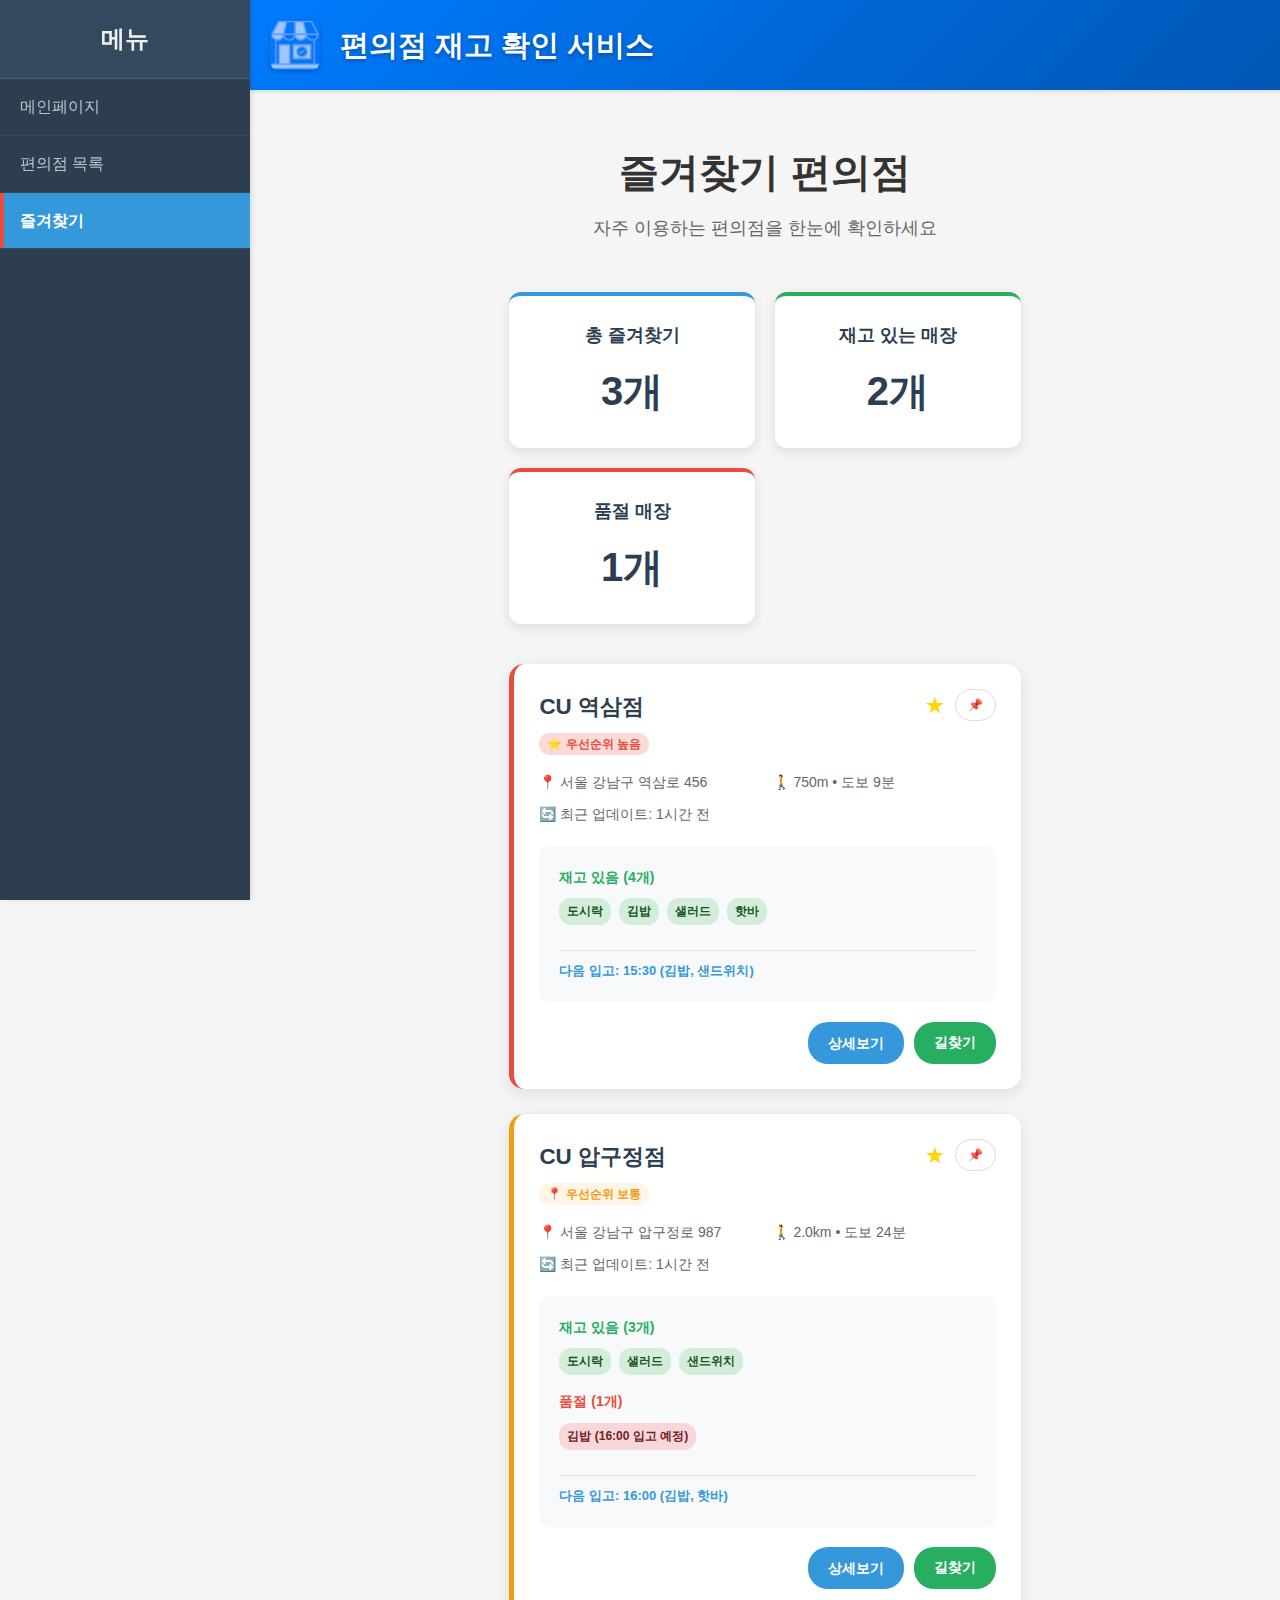
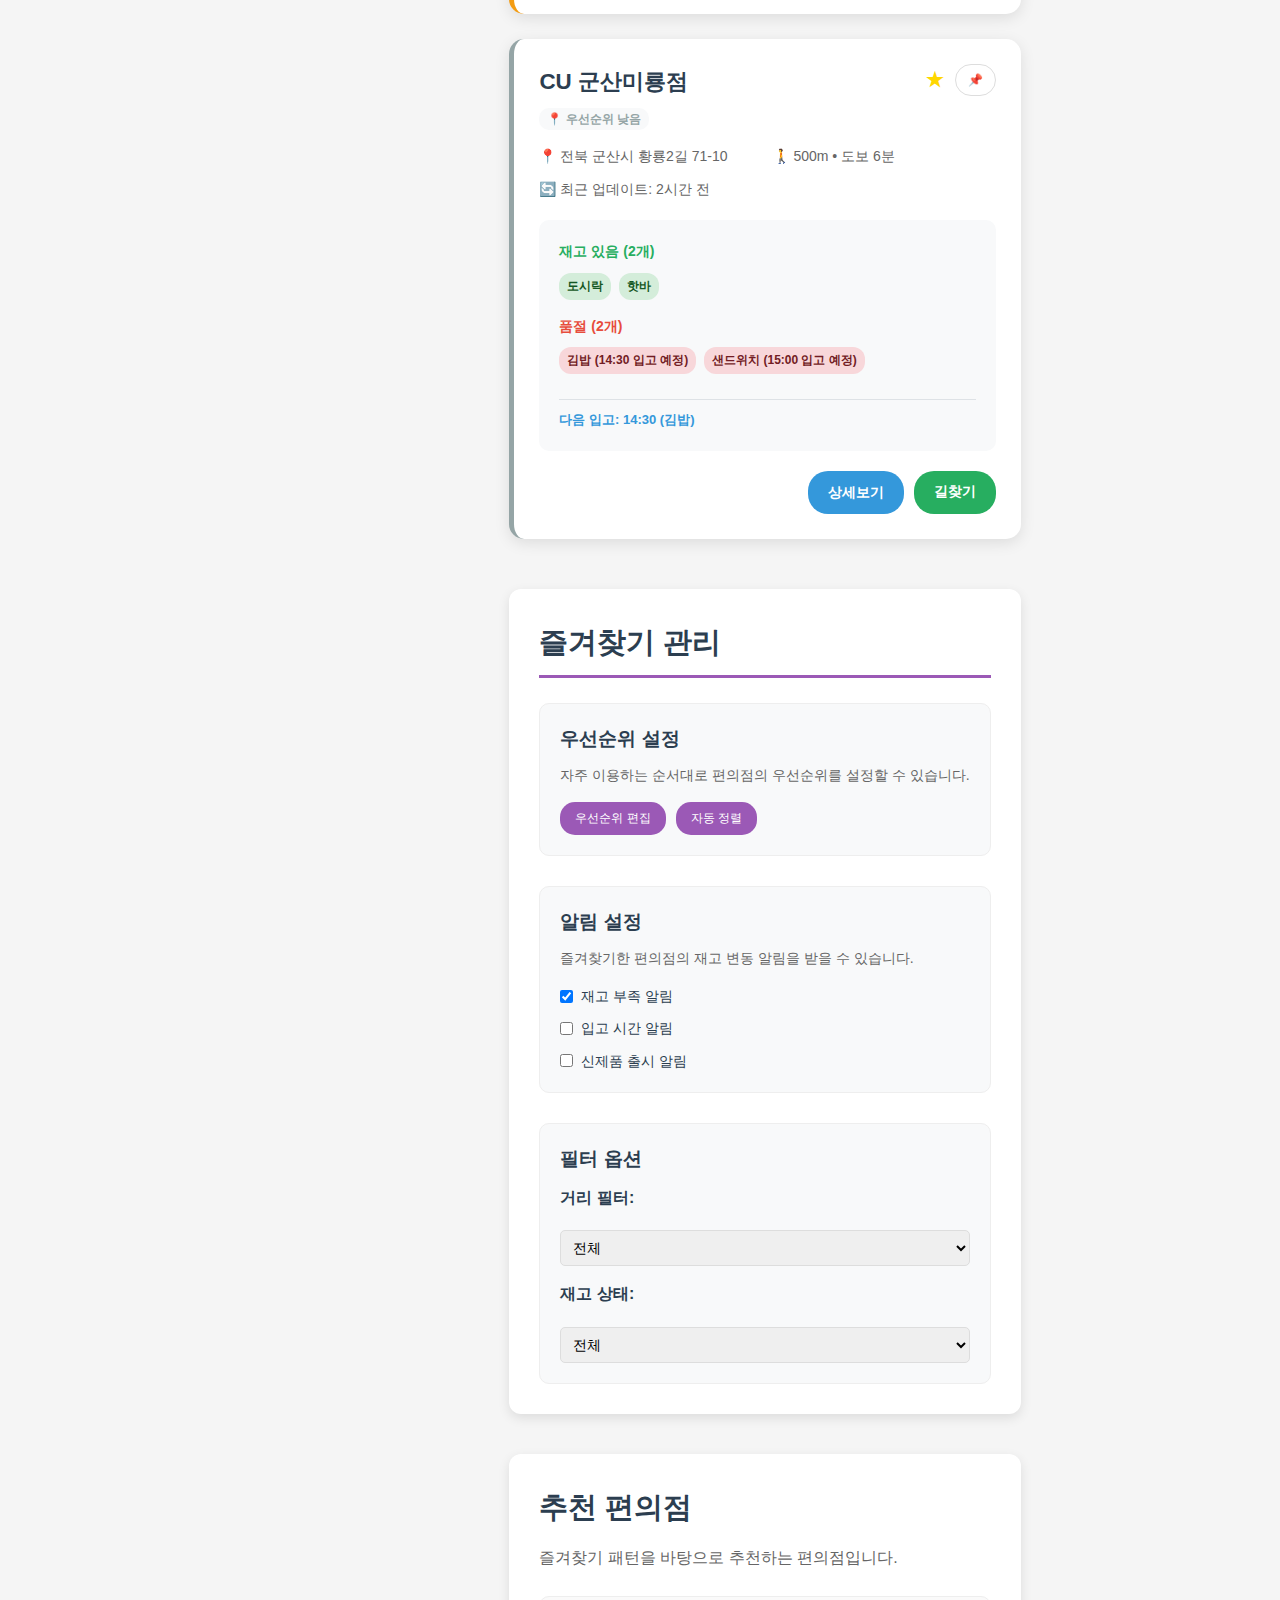
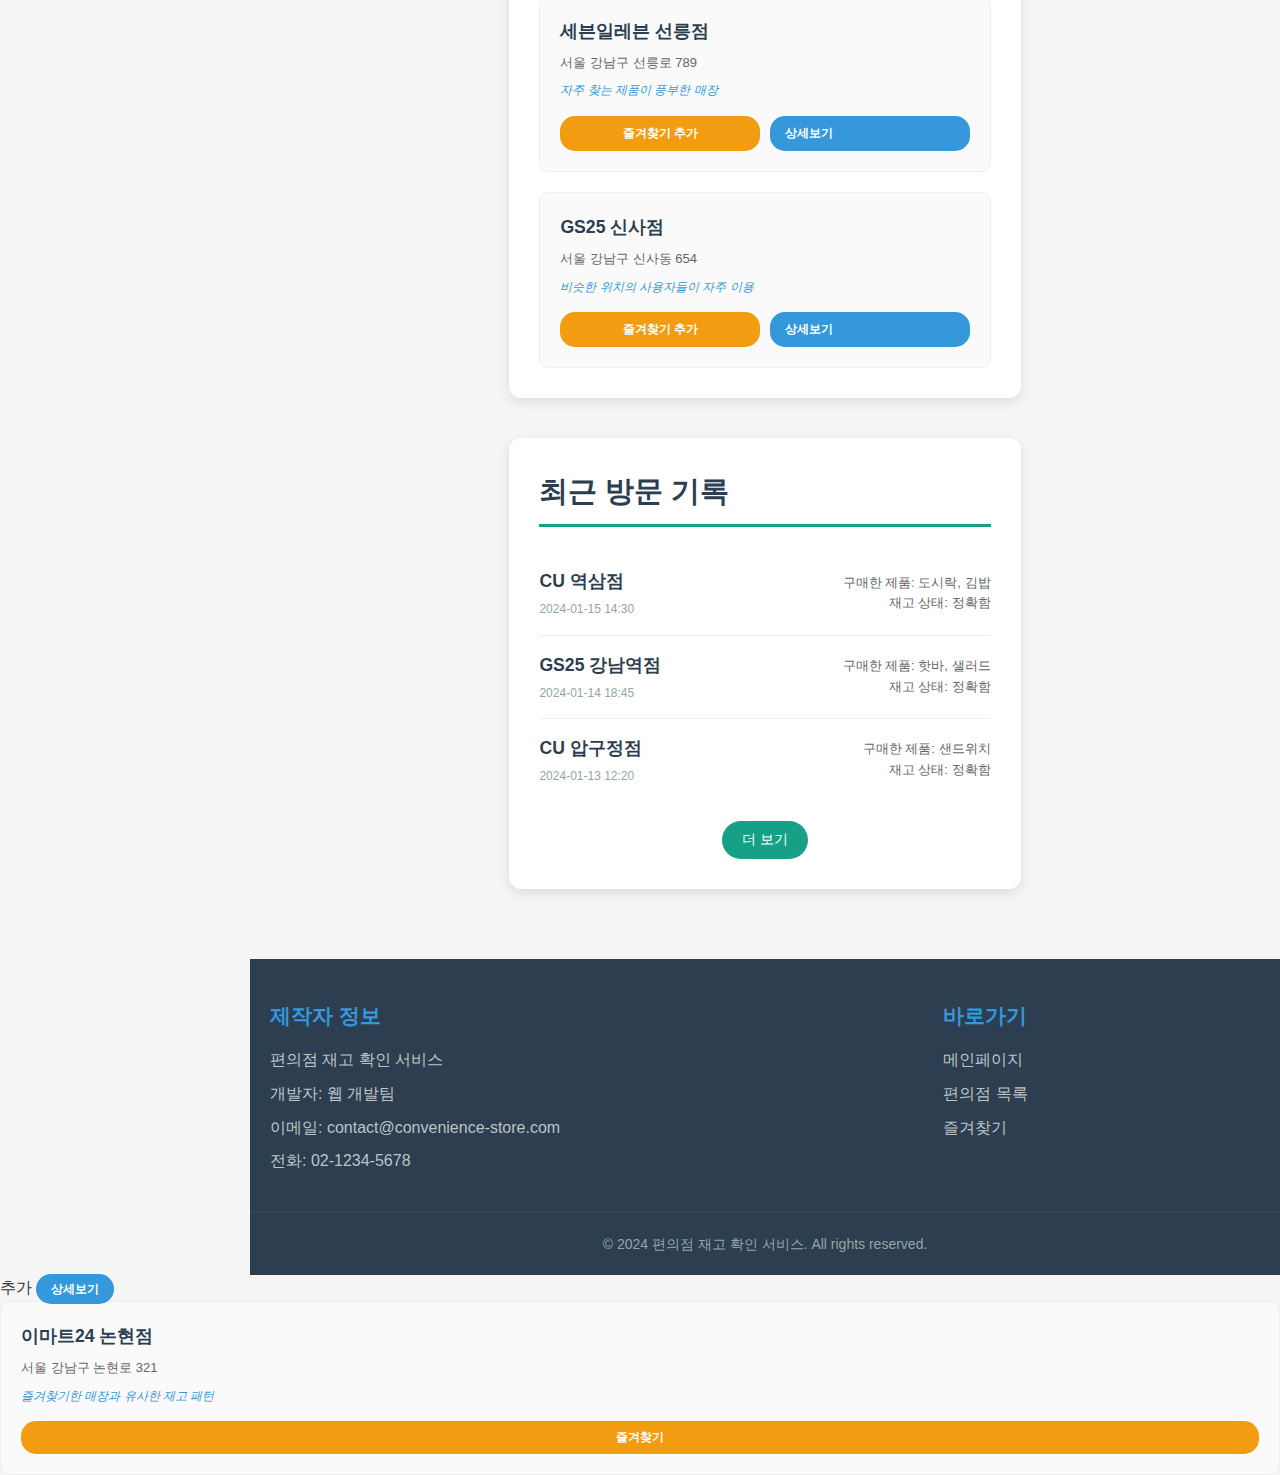
<file: favorites.html>
﻿<!DOCTYPE html>
<html lang="ko">
<head>
    <meta charset="UTF-8">
    <meta name="viewport" content="width=device-width, initial-scale=1.0">
    <title>즐겨찾기 - 편의점 재고 확인 서비스</title>
    <link rel="stylesheet" href="css/common.css">
    <link rel="stylesheet" href="css/header.css">
    <link rel="stylesheet" href="css/sidebar.css">
    <link rel="stylesheet" href="css/footer.css">
    <link rel="stylesheet" href="css/favorites.css">
</head>
<body>
    <div class="container">
        <!-- 사이드바 -->
        <nav class="sidebar">
            <div class="sidebar-header">
                <h2>메뉴</h2>
            </div>
            <ul class="sidebar-menu">
                <li><a href="index.html">메인페이지</a></li>
                <li><a href="store-list.html">편의점 목록</a></li>
                <li><a href="favorites.html" class="active">즐겨찾기</a></li>
            </ul>
        </nav>

        <!-- 메인 콘텐츠 -->
        <div class="main-content">
            <!-- 헤더 -->
            <header class="header">
                <div class="header-content">
                    <img src="images/logo.png" alt="편의점 재고 확인 서비스" class="logo">
                    <h1>편의점 재고 확인 서비스</h1>
                </div>
            </header>

            <!-- 즐겨찾기 섹션 -->
            <main class="favorites-section">
                <div class="page-header">
                    <h1>즐겨찾기 편의점</h1>
                    <p>자주 이용하는 편의점을 한눈에 확인하세요</p>
                </div>

                <!-- 즐겨찾기 통계 -->
                <div class="favorites-stats">
                    <div class="stat-card">
                        <h3>총 즐겨찾기</h3>
                        <span class="stat-number">3개</span>
                    </div>
                    <div class="stat-card">
                        <h3>재고 있는 매장</h3>
                        <span class="stat-number">2개</span>
                    </div>
                    <div class="stat-card">
                        <h3>품절 매장</h3>
                        <span class="stat-number">1개</span>
                    </div>
                </div>

                <!-- 즐겨찾기 편의점 목록 -->
                <div class="favorites-list">
                    <div class="favorite-store-card priority-high">
                        <div class="store-header">
                            <div class="store-title">
                                <h3>CU 역삼점</h3>
                                <span class="priority-badge">⭐ 우선순위 높음</span>
                            </div>
                            <div class="store-actions">
                                <button class="favorite-btn active" title="즐겨찾기 제거">★</button>
                                <button class="priority-btn" title="우선순위 설정">📌</button>
                            </div>
                        </div>
                        <div class="store-info">
                            <p class="address">📍 서울 강남구 역삼로 456</p>
                            <p class="distance">🚶 750m • 도보 9분</p>
                            <p class="last-update">🔄 최근 업데이트: 1시간 전</p>
                        </div>
                        <div class="stock-summary">
                            <div class="stock-overview">
                                <div class="available-items">
                                    <h4>재고 있음 (4개)</h4>
                                    <div class="item-tags">
                                        <span class="item-tag available">도시락</span>
                                        <span class="item-tag available">김밥</span>
                                        <span class="item-tag available">샐러드</span>
                                        <span class="item-tag available">핫바</span>
                                    </div>
                                </div>
                                <div class="next-delivery">
                                    <p>다음 입고: 15:30 (김밥, 샌드위치)</p>
                                </div>
                            </div>
                        </div>
                        <div class="quick-actions">
                            <a href="store-detail.html?store=cu-yeoksam" class="detail-btn">상세보기</a>
                            <button class="directions-btn">길찾기</button>
                        </div>
                    </div>

                    <div class="favorite-store-card priority-medium">
                        <div class="store-header">
                            <div class="store-title">
                                <h3>CU 압구정점</h3>
                                <span class="priority-badge">📍 우선순위 보통</span>
                            </div>
                            <div class="store-actions">
                                <button class="favorite-btn active" title="즐겨찾기 제거">★</button>
                                <button class="priority-btn" title="우선순위 설정">📌</button>
                            </div>
                        </div>
                        <div class="store-info">
                            <p class="address">📍 서울 강남구 압구정로 987</p>
                            <p class="distance">🚶 2.0km • 도보 24분</p>
                            <p class="last-update">🔄 최근 업데이트: 1시간 전</p>
                        </div>
                        <div class="stock-summary">
                            <div class="stock-overview">
                                <div class="available-items">
                                    <h4>재고 있음 (3개)</h4>
                                    <div class="item-tags">
                                        <span class="item-tag available">도시락</span>
                                        <span class="item-tag available">샐러드</span>
                                        <span class="item-tag available">샌드위치</span>
                                    </div>
                                </div>
                                <div class="out-of-stock-items">
                                    <h4>품절 (1개)</h4>
                                    <div class="item-tags">
                                        <span class="item-tag out-of-stock">김밥 (16:00 입고 예정)</span>
                                    </div>
                                </div>
                                <div class="next-delivery">
                                    <p>다음 입고: 16:00 (김밥, 핫바)</p>
                                </div>
                            </div>
                        </div>
                        <div class="quick-actions">
                            <a href="store-detail.html?store=cu-apgujeong" class="detail-btn">상세보기</a>
                            <button class="directions-btn">길찾기</button>
                        </div>
                    </div>

                    <div class="favorite-store-card priority-low">
                        <div class="store-header">
                            <div class="store-title">
                                <h3>CU 군산미룡점</h3>
                                <span class="priority-badge">📍 우선순위 낮음</span>
                            </div>
                            <div class="store-actions">
                                <button class="favorite-btn active" title="즐겨찾기 제거">★</button>
                                <button class="priority-btn" title="우선순위 설정">📌</button>
                            </div>
                        </div>
                        <div class="store-info">
                            <p class="address">📍 전북 군산시 황룡2길 71-10</p>
                            <p class="distance">🚶 500m • 도보 6분</p>
                            <p class="last-update">🔄 최근 업데이트: 2시간 전</p>
                        </div>
                        <div class="stock-summary">
                            <div class="stock-overview">
                                <div class="available-items">
                                    <h4>재고 있음 (2개)</h4>
                                    <div class="item-tags">
                                        <span class="item-tag available">도시락</span>
                                        <span class="item-tag available">핫바</span>
                                    </div>
                                </div>
                                <div class="out-of-stock-items">
                                    <h4>품절 (2개)</h4>
                                    <div class="item-tags">
                                        <span class="item-tag out-of-stock">김밥 (14:30 입고 예정)</span>
                                        <span class="item-tag out-of-stock">샌드위치 (15:00 입고 예정)</span>
                                    </div>
                                </div>
                                <div class="next-delivery">
                                    <p>다음 입고: 14:30 (김밥)</p>
                                </div>
                            </div>
                        </div>
                        <div class="quick-actions">
                            <a href="store-detail.html?store=gs25-gangnam" class="detail-btn">상세보기</a>
                            <button class="directions-btn">길찾기</button>
                        </div>
                    </div>
                </div>

                <!-- 즐겨찾기 관리 도구 -->
                <div class="favorites-management">
                    <h2>즐겨찾기 관리</h2>
                    <div class="management-options">
                        <div class="priority-settings">
                            <h3>우선순위 설정</h3>
                            <p>자주 이용하는 순서대로 편의점의 우선순위를 설정할 수 있습니다.</p>
                            <div class="priority-controls">
                                <button class="priority-control-btn">우선순위 편집</button>
                                <button class="priority-control-btn">자동 정렬</button>
                            </div>
                        </div>
                        
                        <div class="notification-settings">
                            <h3>알림 설정</h3>
                            <p>즐겨찾기한 편의점의 재고 변동 알림을 받을 수 있습니다.</p>
                            <div class="notification-options">
                                <label class="checkbox-label">
                                    <input type="checkbox" checked>
                                    재고 부족 알림
                                </label>
                                <label class="checkbox-label">
                                    <input type="checkbox">
                                    입고 시간 알림
                                </label>
                                <label class="checkbox-label">
                                    <input type="checkbox">
                                    신제품 출시 알림
                                </label>
                            </div>
                        </div>

                        <div class="filter-options">
                            <h3>필터 옵션</h3>
                            <div class="filter-controls">
                                <label for="distance-filter">거리 필터:</label>
                                <select id="distance-filter">
                                    <option value="all">전체</option>
                                    <option value="500m">500m 이내</option>
                                    <option value="1km">1km 이내</option>
                                    <option value="2km">2km 이내</option>
                                </select>

                                <label for="stock-filter">재고 상태:</label>
                                <select id="stock-filter">
                                    <option value="all">전체</option>
                                    <option value="available">재고 있음</option>
                                    <option value="out-of-stock">품절</option>
                                    <option value="low-stock">품절 임박</option>
                                </select>
                            </div>
                        </div>
                    </div>
                </div>

                <!-- 추천 편의점 -->
                <div class="recommended-stores">
                    <h2>추천 편의점</h2>
                    <p>즐겨찾기 패턴을 바탕으로 추천하는 편의점입니다.</p>
                    <div class="recommended-grid">
                        <div class="recommended-card">
                            <h4>세븐일레븐 선릉점</h4>
                            <p class="address">서울 강남구 선릉로 789</p>
                            <p class="reason">자주 찾는 제품이 풍부한 매장</p>
                            <div class="card-actions">
                                <button class="add-favorite-btn">즐겨찾기 추가</button>
                                <a href="store-detail.html?store=emart24-nonhyeon" class="view-detail-btn">상세보기</a>
                            </div>
                        </div>

                        <div class="recommended-card">
                            <h4>GS25 신사점</h4>
                            <p class="address">서울 강남구 신사동 654</p>
                            <p class="reason">비슷한 위치의 사용자들이 자주 이용</p>
                            <div class="card-actions">
                                <button class="add-favorite-btn">즐겨찾기 추가</button>
                                <a href="store-detail.html?store=gs25-sinsa" class="view-detail-btn">상세보기</a>
                            </div>
                        </div>
                    </div>
                </div>

                <!-- 즐겨찾기 히스토리 -->
                <div class="favorites-history">
                    <h2>최근 방문 기록</h2>
                    <div class="history-list">
                        <div class="history-item">
                            <div class="visit-info">
                                <h4>CU 역삼점</h4>
                                <p class="visit-date">2024-01-15 14:30</p>
                            </div>
                            <div class="visit-details">
                                <p>구매한 제품: 도시락, 김밥</p>
                                <p>재고 상태: 정확함</p>
                            </div>
                        </div>

                        <div class="history-item">
                            <div class="visit-info">
                                <h4>GS25 강남역점</h4>
                                <p class="visit-date">2024-01-14 18:45</p>
                            </div>
                            <div class="visit-details">
                                <p>구매한 제품: 핫바, 샐러드</p>
                                <p>재고 상태: 정확함</p>
                            </div>
                        </div>

                        <div class="history-item">
                            <div class="visit-info">
                                <h4>CU 압구정점</h4>
                                <p class="visit-date">2024-01-13 12:20</p>
                            </div>
                            <div class="visit-details">
                                <p>구매한 제품: 샌드위치</p>
                                <p>재고 상태: 정확함</p>
                            </div>
                        </div>
                    </div>
                    <button class="view-more-history">더 보기</button>
                </div>

                <!-- 빈 즐겨찾기 상태 (JavaScript로 제어되어야 하지만 예시로 숨김 처리) -->
                <div class="empty-favorites" style="display: none;">
                    <div class="empty-state">
                        <h2>아직 즐겨찾기한 편의점이 없습니다</h2>
                        <p>자주 이용하는 편의점을 즐겨찾기에 추가하여<br>빠르고 편리하게 재고를 확인하세요!</p>
                        <a href="store-list.html" class="add-favorites-btn">편의점 둘러보기</a>
                    </div>
                </div>
            </main>

            <!-- 푸터 -->
            <footer class="footer">
                <div class="footer-content">
                    <div class="footer-info">
                        <h3>제작자 정보</h3>
                        <p>편의점 재고 확인 서비스</p>
                        <p>개발자: 웹 개발팀</p>
                        <p>이메일: contact@convenience-store.com</p>
                        <p>전화: 02-1234-5678</p>
                    </div>
                    <div class="footer-links">
                        <h3>바로가기</h3>
                        <ul>
                            <li><a href="index.html">메인페이지</a></li>
                            <li><a href="store-list.html">편의점 목록</a></li>
                            <li><a href="favorites.html">즐겨찾기</a></li>
                        </ul>
                    </div>
                </div>
                <div class="footer-bottom">
                    <p>&copy; 2024 편의점 재고 확인 서비스. All rights reserved.</p>
                </div>
            </footer>
        </div>
    </div>
</body>
</html> 추가</button>
                                <a href="store-detail.html?store=seven11-seolleung" class="view-detail-btn">상세보기</a>
                            </div>
                        </div>

                        <div class="recommended-card">
                            <h4>이마트24 논현점</h4>
                            <p class="address">서울 강남구 논현로 321</p>
                            <p class="reason">즐겨찾기한 매장과 유사한 재고 패턴</p>
                            <div class="card-actions">
                                <button class="add-favorite-btn">즐겨찾기
</file>
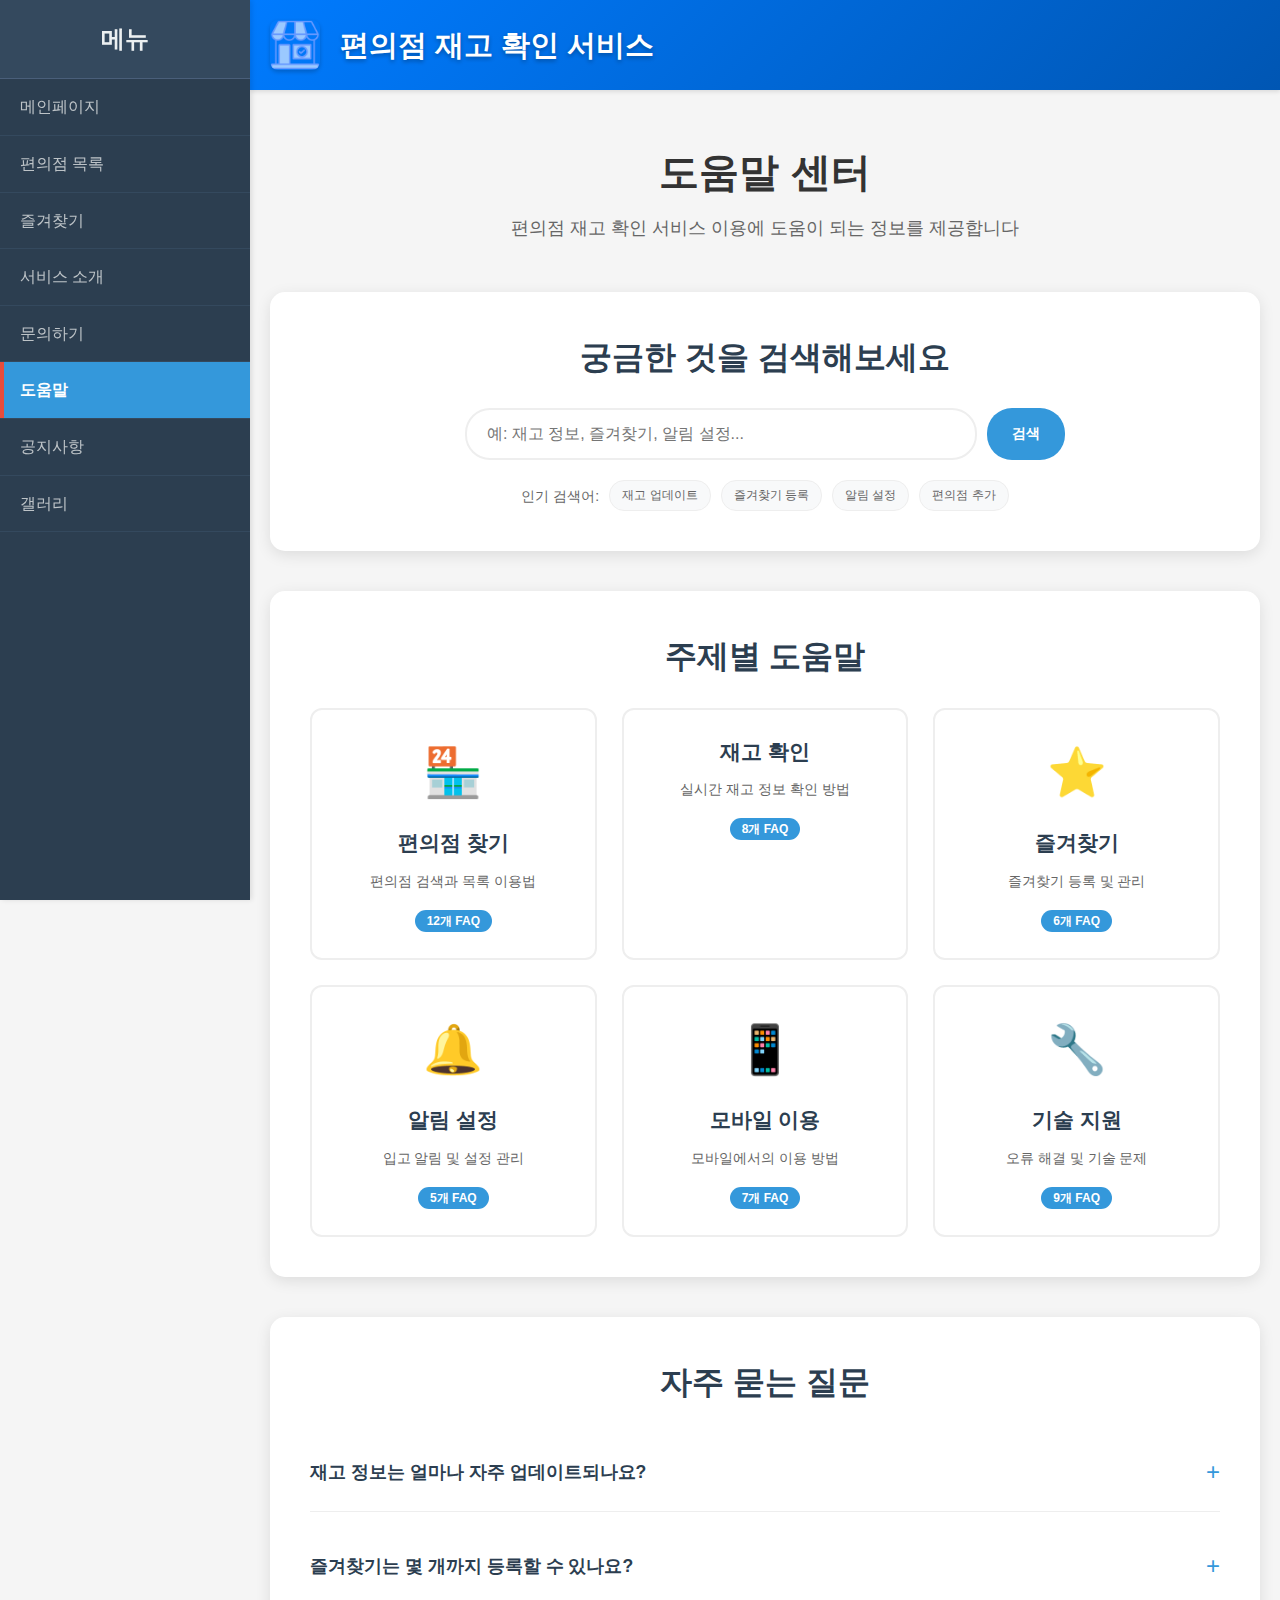
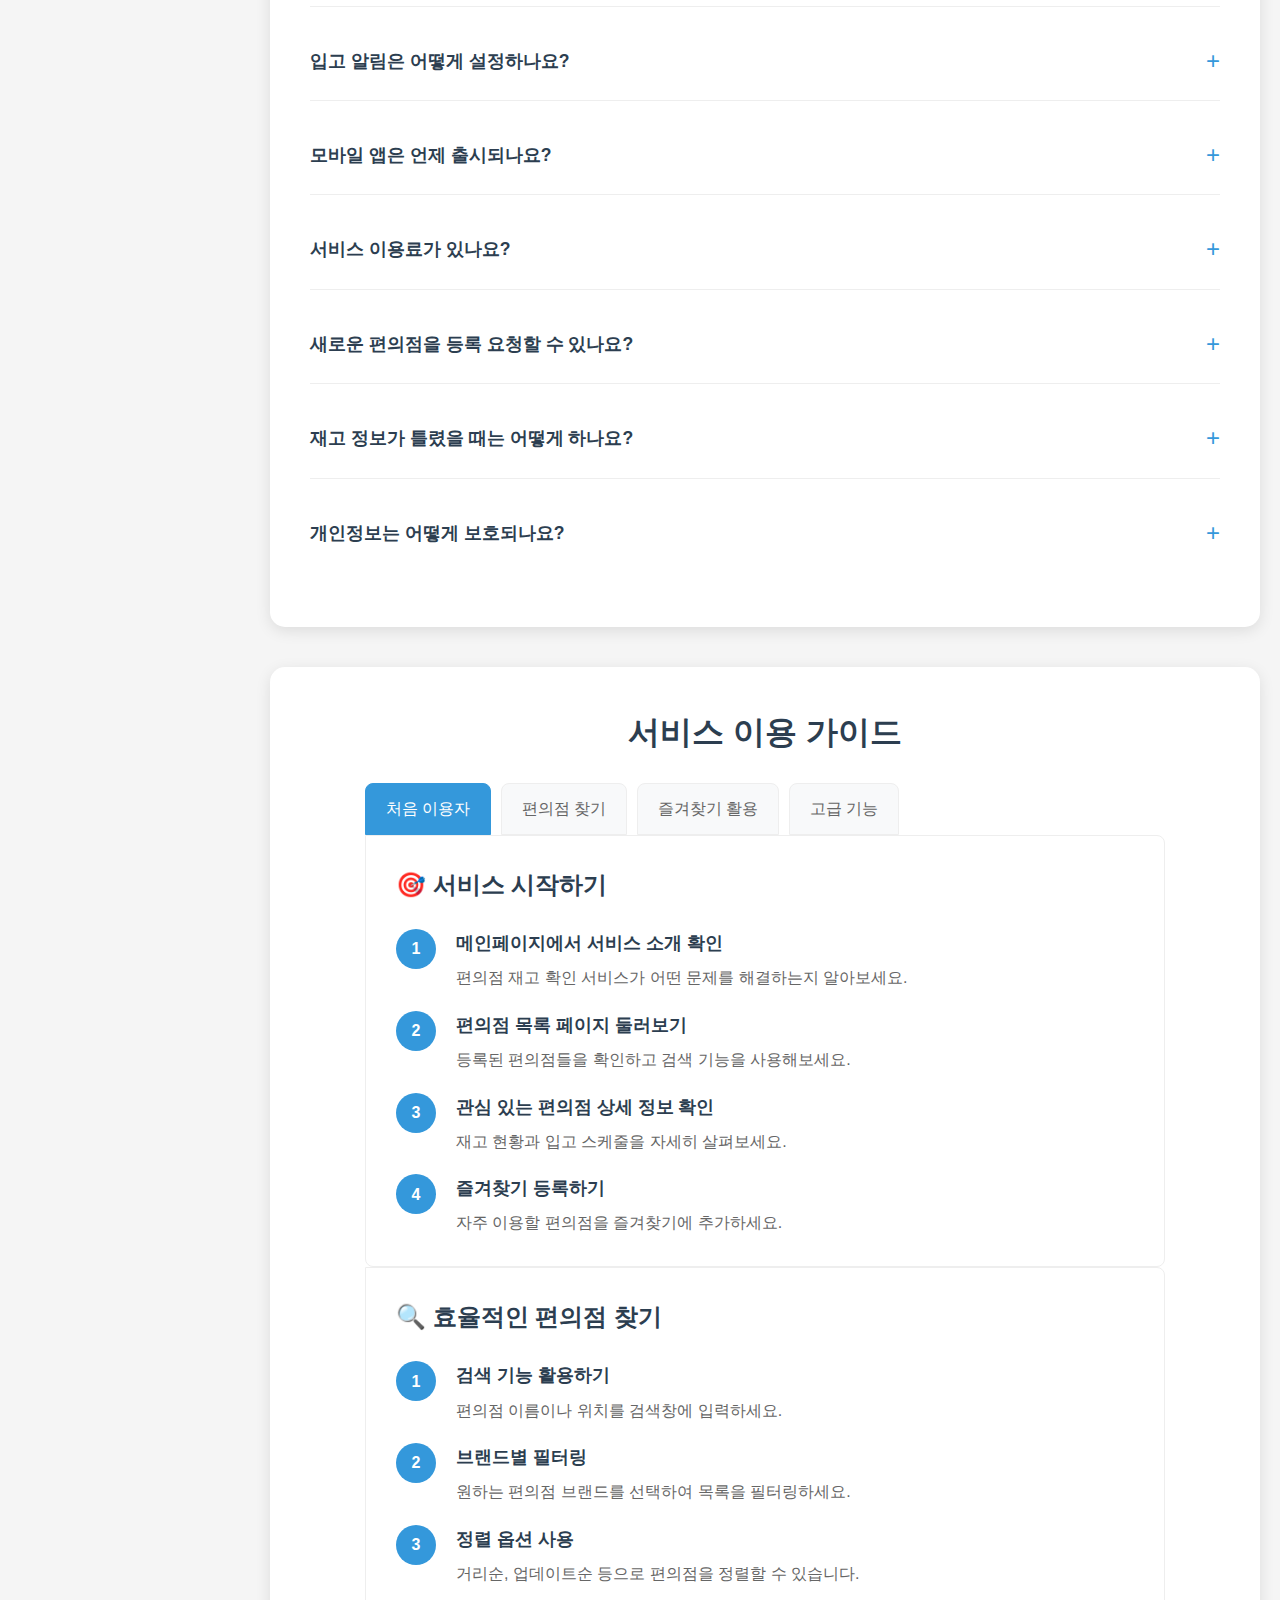
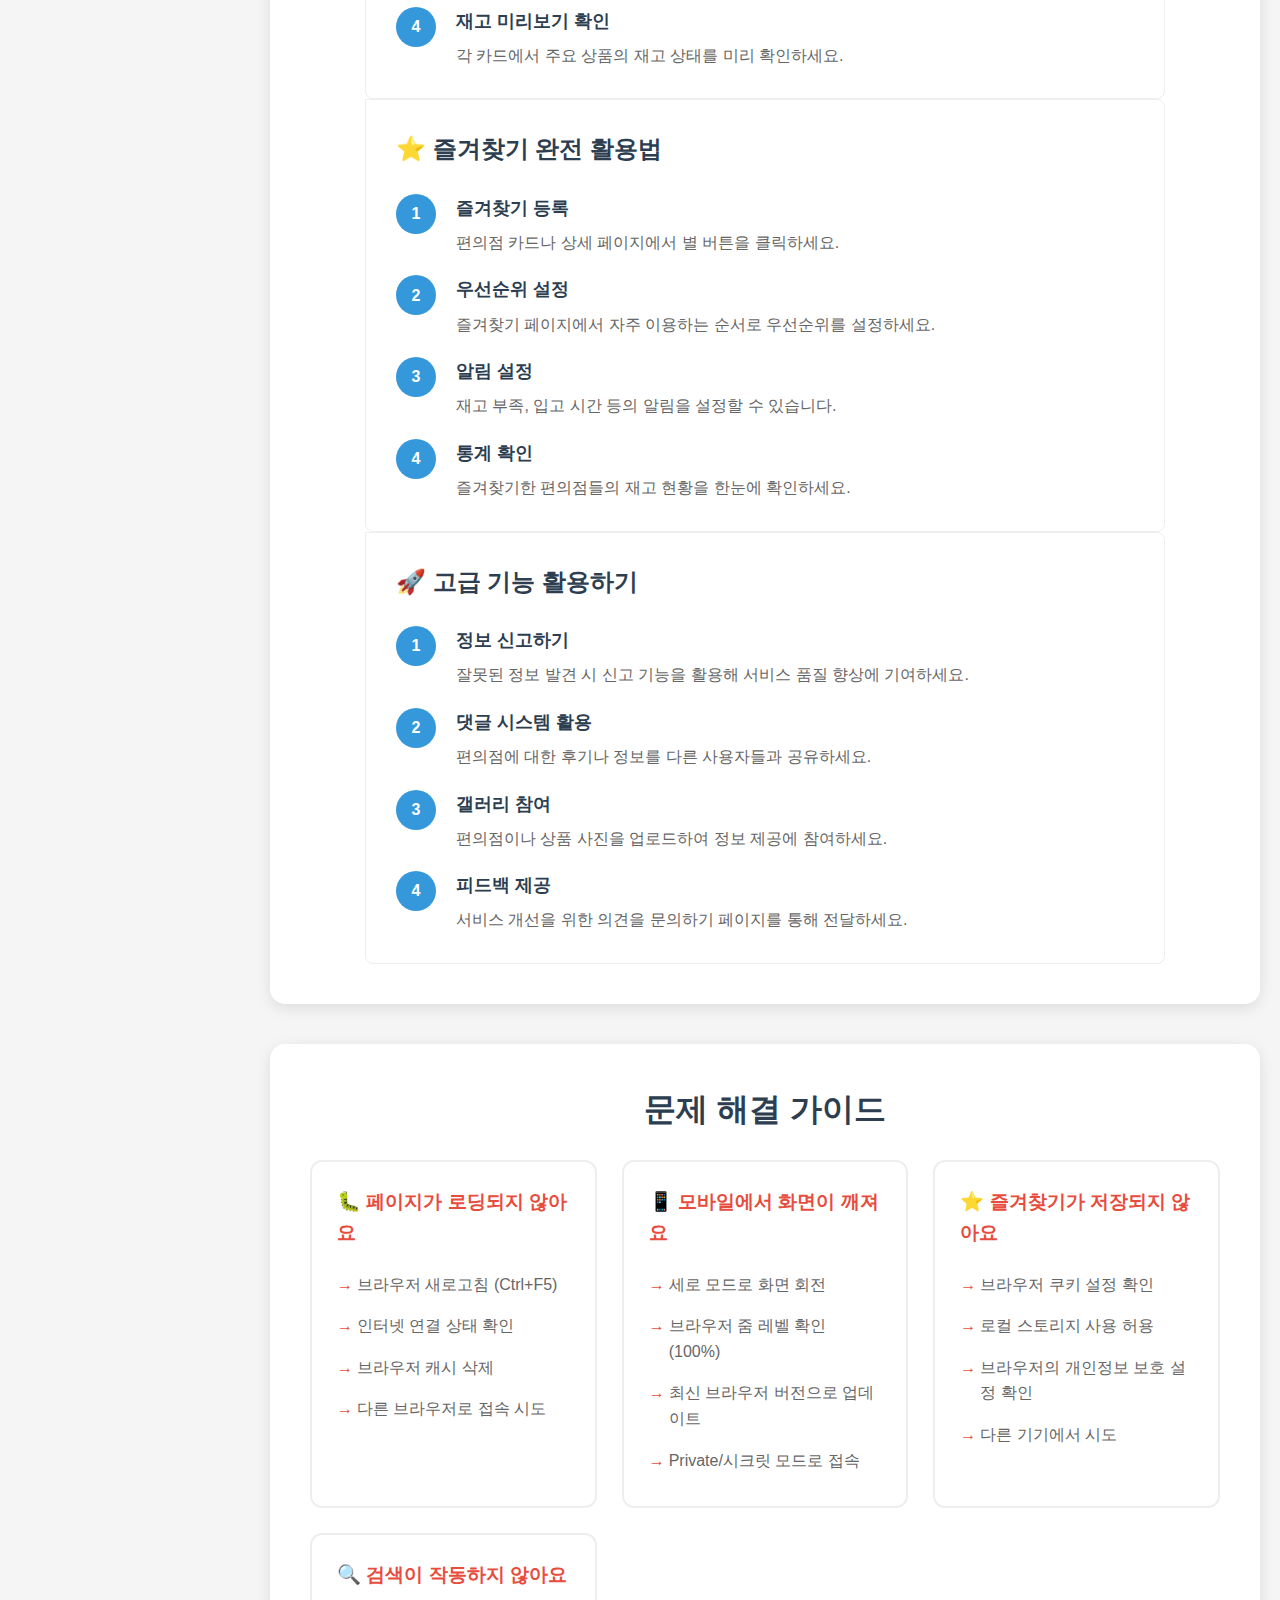
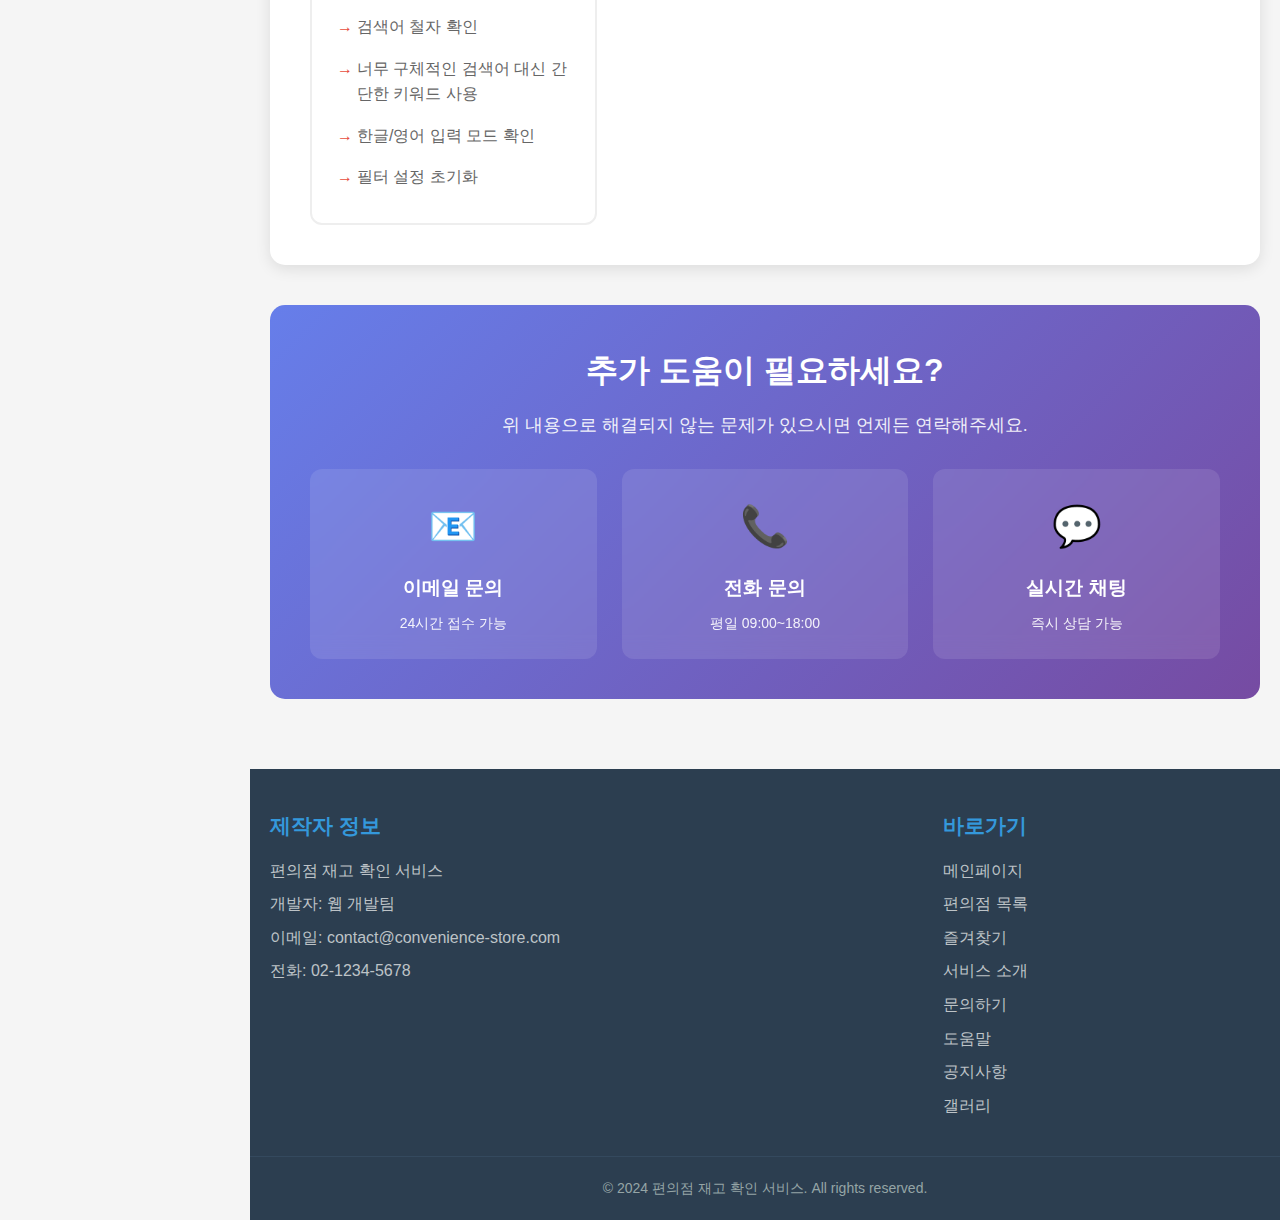
<file: help.html>
<!DOCTYPE html>
<html lang="ko">
<head>
    <meta charset="UTF-8">
    <meta name="viewport" content="width=device-width, initial-scale=1.0">
    <title>도움말 - 편의점 재고 확인 서비스</title>
    <link rel="stylesheet" href="css/common.css">
    <link rel="stylesheet" href="css/header.css">
    <link rel="stylesheet" href="css/sidebar.css">
    <link rel="stylesheet" href="css/footer.css">
    <link rel="stylesheet" href="css/help.css">
</head>
<body>
    <div class="container">
        <!-- 사이드바 -->
        <nav class="sidebar">
            <div class="sidebar-header">
                <h2>메뉴</h2>
            </div>
            <ul class="sidebar-menu">
                <li><a href="index.html">메인페이지</a></li>
                <li><a href="store-list.html">편의점 목록</a></li>
                <li><a href="favorites.html">즐겨찾기</a></li>
                <li><a href="about.html">서비스 소개</a></li>
                <li><a href="contact.html">문의하기</a></li>
                <li><a href="help.html" class="active">도움말</a></li>
                <li><a href="notice.html">공지사항</a></li>
                <li><a href="gallery.html">갤러리</a></li>
            </ul>
        </nav>

        <!-- 메인 콘텐츠 -->
        <div class="main-content">
            <!-- 헤더 -->
            <header class="header">
                <div class="header-content">
                    <img src="images/logo.png" alt="편의점 재고 확인 서비스" class="logo">
                    <h1>편의점 재고 확인 서비스</h1>
                </div>
            </header>

            <!-- 도움말 섹션 -->
            <main class="help-section">
                <div class="page-header">
                    <h1>도움말 센터</h1>
                    <p>편의점 재고 확인 서비스 이용에 도움이 되는 정보를 제공합니다</p>
                </div>

                <!-- FAQ 검색 -->
                <div class="faq-search-section">
                    <h2>궁금한 것을 검색해보세요</h2>
                    <div class="search-box">
                        <input type="text" id="faq-search" placeholder="예: 재고 정보, 즐겨찾기, 알림 설정...">
                        <button type="button" class="search-btn">검색</button>
                    </div>
                    <div class="popular-searches">
                        <span>인기 검색어:</span>
                        <button class="search-tag">재고 업데이트</button>
                        <button class="search-tag">즐겨찾기 등록</button>
                        <button class="search-tag">알림 설정</button>
                        <button class="search-tag">편의점 추가</button>
                    </div>
                </div>

                <!-- FAQ 카테고리 -->
                <div class="faq-categories">
                    <h2>주제별 도움말</h2>
                    <div class="categories-grid">
                        <div class="category-card">
                            <div class="category-icon">🏪</div>
                            <h3>편의점 찾기</h3>
                            <p>편의점 검색과 목록 이용법</p>
                            <span class="faq-count">12개 FAQ</span>
                        </div>
                        <div class="category-card">
                            <h3>재고 확인</h3>
                            <p>실시간 재고 정보 확인 방법</p>
                            <span class="faq-count">8개 FAQ</span>
                        </div>
                        <div class="category-card">
                            <div class="category-icon">⭐</div>
                            <h3>즐겨찾기</h3>
                            <p>즐겨찾기 등록 및 관리</p>
                            <span class="faq-count">6개 FAQ</span>
                        </div>
                        <div class="category-card">
                            <div class="category-icon">🔔</div>
                            <h3>알림 설정</h3>
                            <p>입고 알림 및 설정 관리</p>
                            <span class="faq-count">5개 FAQ</span>
                        </div>
                        <div class="category-card">
                            <div class="category-icon">📱</div>
                            <h3>모바일 이용</h3>
                            <p>모바일에서의 이용 방법</p>
                            <span class="faq-count">7개 FAQ</span>
                        </div>
                        <div class="category-card">
                            <div class="category-icon">🔧</div>
                            <h3>기술 지원</h3>
                            <p>오류 해결 및 기술 문제</p>
                            <span class="faq-count">9개 FAQ</span>
                        </div>
                    </div>
                </div>

                <!-- 자주 묻는 질문 -->
                <div class="faq-list-section">
                    <h2>자주 묻는 질문</h2>
                    
                    <div class="faq-item">
                        <input type="checkbox" id="faq1" class="faq-toggle">
                        <label for="faq1" class="faq-question">
                            <span class="question-text">재고 정보는 얼마나 자주 업데이트되나요?</span>
                            <span class="faq-icon">+</span>
                        </label>
                        <div class="faq-answer">
                            <p>재고 정보는 <strong>매 30분마다 자동으로 업데이트</strong>됩니다. 또한 편의점 직원이 직접 실시간으로 업데이트할 수도 있어서, 보다 정확한 정보를 제공받을 수 있습니다.</p>
                            <p>만약 실제 매장 상황과 다른 정보가 표시된다면, 매장 상세 페이지에서 '신고' 버튼을 통해 알려주시기 바랍니다.</p>
                        </div>
                    </div>

                    <div class="faq-item">
                        <input type="checkbox" id="faq2" class="faq-toggle">
                        <label for="faq2" class="faq-question">
                            <span class="question-text">즐겨찾기는 몇 개까지 등록할 수 있나요?</span>
                            <span class="faq-icon">+</span>
                        </label>
                        <div class="faq-answer">
                            <p>즐겨찾기 등록에는 <strong>개수 제한이 없습니다</strong>. 자주 이용하시는 편의점을 모두 등록하실 수 있습니다.</p>
                            <p>즐겨찾기 페이지에서 우선순위를 설정하여 더 자주 이용하는 매장을 상단에 배치할 수도 있습니다.</p>
                        </div>
                    </div>

                    <div class="faq-item">
                        <input type="checkbox" id="faq3" class="faq-toggle">
                        <label for="faq3" class="faq-question">
                            <span class="question-text">입고 알림은 어떻게 설정하나요?</span>
                            <span class="faq-icon">+</span>
                        </label>
                        <div class="faq-answer">
                            <p>입고 알림은 즐겨찾기 페이지에서 설정할 수 있습니다:</p>
                            <ol>
                                <li>즐겨찾기 페이지로 이동</li>
                                <li>'즐겨찾기 관리' 섹션에서 '알림 설정' 찾기</li>
                                <li>원하는 알림 유형 체크박스 선택</li>
                                <li>설정 저장</li>
                            </ol>
                            <p>현재는 재고 부족 알림, 입고 시간 알림, 신제품 출시 알림을 제공합니다.</p>
                        </div>
                    </div>

                    <div class="faq-item">
                        <input type="checkbox" id="faq4" class="faq-toggle">
                        <label for="faq4" class="faq-question">
                            <span class="question-text">모바일 앱은 언제 출시되나요?</span>
                            <span class="faq-icon">+</span>
                        </label>
                        <div class="faq-answer">
                            <p><strong>2024년 2분기 중 iOS, Android 앱을 동시 출시</strong>할 예정입니다.</p>
                            <p>앱에서는 현재 웹사이트의 모든 기능과 함께 다음과 같은 추가 기능을 제공할 예정입니다:</p>
                            <ul>
                                <li>푸시 알림 서비스</li>
                                <li>GPS 기반 근처 편의점 찾기</li>
                                <li>오프라인 모드 지원</li>
                                <li>빠른 재고 확인 위젯</li>
                            </ul>
                        </div>
                    </div>

                    <div class="faq-item">
                        <input type="checkbox" id="faq5" class="faq-toggle">
                        <label for="faq5" class="faq-question">
                            <span class="question-text">서비스 이용료가 있나요?</span>
                            <span class="faq-icon">+</span>
                        </label>
                        <div class="faq-answer">
                            <p><strong>현재는 모든 기능을 무료로 제공</strong>하고 있습니다.</p>
                            <p>향후 프리미엄 기능이 추가될 수 있으나, 기본적인 재고 확인, 즐겨찾기, 알림 서비스는 계속 무료로 제공할 예정입니다.</p>
                        </div>
                    </div>

                    <div class="faq-item">
                        <input type="checkbox" id="faq6" class="faq-toggle">
                        <label for="faq6" class="faq-question">
                            <span class="question-text">새로운 편의점을 등록 요청할 수 있나요?</span>
                            <span class="faq-icon">+</span>
                        </label>
                        <div class="faq-answer">
                            <p>네, 가능합니다. 다음과 같은 방법으로 요청하실 수 있습니다:</p>
                            <ol>
                                <li><strong>문의하기 페이지</strong>에서 '재고 정보 관련' 문의 유형 선택</li>
                                <li>편의점 이름, 주소, 연락처 등 기본 정보 제공</li>
                                <li>가능하다면 매장 사진도 함께 첨부</li>
                            </ol>
                            <p>검토 후 해당 편의점과 협의하여 등록을 진행하겠습니다.</p>
                        </div>
                    </div>

                    <div class="faq-item">
                        <input type="checkbox" id="faq7" class="faq-toggle">
                        <label for="faq7" class="faq-question">
                            <span class="question-text">재고 정보가 틀렸을 때는 어떻게 하나요?</span>
                            <span class="faq-icon">+</span>
                        </label>
                        <div class="faq-answer">
                            <p>잘못된 재고 정보는 다음과 같이 신고해주세요:</p>
                            <ol>
                                <li>해당 편의점의 상세 페이지로 이동</li>
                                <li>우측 상단의 <strong>'🚨 신고' 버튼</strong> 클릭</li>
                                <li>신고 유형에서 '잘못된 재고 정보' 선택</li>
                                <li>구체적인 내용 작성 후 제출</li>
                            </ol>
                            <p>신고 접수 후 2시간 이내에 확인하여 정정하겠습니다.</p>
                        </div>
                    </div>

                    <div class="faq-item">
                        <input type="checkbox" id="faq8" class="faq-toggle">
                        <label for="faq8" class="faq-question">
                            <span class="question-text">개인정보는 어떻게 보호되나요?</span>
                            <span class="faq-icon">+</span>
                        </label>
                        <div class="faq-answer">
                            <p>개인정보 보호를 위해 다음과 같은 조치를 취하고 있습니다:</p>
                            <ul>
                                <li><strong>최소한의 정보만 수집</strong>: 서비스 이용에 꼭 필요한 정보만 수집</li>
                                <li><strong>암호화 저장</strong>: 모든 개인정보는 암호화하여 저장</li>
                                <li><strong>접근 권한 관리</strong>: 인가된 직원만 개인정보에 접근 가능</li>
                                <li><strong>정기적 보안 점검</strong>: 월 1회 보안 시스템 점검 실시</li>
                            </ul>
                            <p>자세한 내용은 푸터의 '개인정보처리방침'을 참고해주세요.</p>
                        </div>
                    </div>
                </div>

                <!-- 이용 가이드 -->
                <div class="user-guide-section">
                    <h2>서비스 이용 가이드</h2>
                    <div class="guide-tabs">
                        <input type="radio" id="tab1" name="guide-tabs" checked>
                        <label for="tab1" class="tab-label">처음 이용자</label>
                        
                        <input type="radio" id="tab2" name="guide-tabs">
                        <label for="tab2" class="tab-label">편의점 찾기</label>
                        
                        <input type="radio" id="tab3" name="guide-tabs">
                        <label for="tab3" class="tab-label">즐겨찾기 활용</label>
                        
                        <input type="radio" id="tab4" name="guide-tabs">
                        <label for="tab4" class="tab-label">고급 기능</label>

                        <div class="tab-content" id="content1">
                            <h3>🎯 서비스 시작하기</h3>
                            <div class="guide-steps">
                                <div class="step">
                                    <div class="step-number">1</div>
                                    <div class="step-content">
                                        <h4>메인페이지에서 서비스 소개 확인</h4>
                                        <p>편의점 재고 확인 서비스가 어떤 문제를 해결하는지 알아보세요.</p>
                                    </div>
                                </div>
                                <div class="step">
                                    <div class="step-number">2</div>
                                    <div class="step-content">
                                        <h4>편의점 목록 페이지 둘러보기</h4>
                                        <p>등록된 편의점들을 확인하고 검색 기능을 사용해보세요.</p>
                                    </div>
                                </div>
                                <div class="step">
                                    <div class="step-number">3</div>
                                    <div class="step-content">
                                        <h4>관심 있는 편의점 상세 정보 확인</h4>
                                        <p>재고 현황과 입고 스케줄을 자세히 살펴보세요.</p>
                                    </div>
                                </div>
                                <div class="step">
                                    <div class="step-number">4</div>
                                    <div class="step-content">
                                        <h4>즐겨찾기 등록하기</h4>
                                        <p>자주 이용할 편의점을 즐겨찾기에 추가하세요.</p>
                                    </div>
                                </div>
                            </div>
                        </div>

                        <div class="tab-content" id="content2">
                            <h3>🔍 효율적인 편의점 찾기</h3>
                            <div class="guide-steps">
                                <div class="step">
                                    <div class="step-number">1</div>
                                    <div class="step-content">
                                        <h4>검색 기능 활용하기</h4>
                                        <p>편의점 이름이나 위치를 검색창에 입력하세요.</p>
                                    </div>
                                </div>
                                <div class="step">
                                    <div class="step-number">2</div>
                                    <div class="step-content">
                                        <h4>브랜드별 필터링</h4>
                                        <p>원하는 편의점 브랜드를 선택하여 목록을 필터링하세요.</p>
                                    </div>
                                </div>
                                <div class="step">
                                    <div class="step-number">3</div>
                                    <div class="step-content">
                                        <h4>정렬 옵션 사용</h4>
                                        <p>거리순, 업데이트순 등으로 편의점을 정렬할 수 있습니다.</p>
                                    </div>
                                </div>
                                <div class="step">
                                    <div class="step-number">4</div>
                                    <div class="step-content">
                                        <h4>재고 미리보기 확인</h4>
                                        <p>각 카드에서 주요 상품의 재고 상태를 미리 확인하세요.</p>
                                    </div>
                                </div>
                            </div>
                        </div>

                        <div class="tab-content" id="content3">
                            <h3>⭐ 즐겨찾기 완전 활용법</h3>
                            <div class="guide-steps">
                                <div class="step">
                                    <div class="step-number">1</div>
                                    <div class="step-content">
                                        <h4>즐겨찾기 등록</h4>
                                        <p>편의점 카드나 상세 페이지에서 별 버튼을 클릭하세요.</p>
                                    </div>
                                </div>
                                <div class="step">
                                    <div class="step-number">2</div>
                                    <div class="step-content">
                                        <h4>우선순위 설정</h4>
                                        <p>즐겨찾기 페이지에서 자주 이용하는 순서로 우선순위를 설정하세요.</p>
                                    </div>
                                </div>
                                <div class="step">
                                    <div class="step-number">3</div>
                                    <div class="step-content">
                                        <h4>알림 설정</h4>
                                        <p>재고 부족, 입고 시간 등의 알림을 설정할 수 있습니다.</p>
                                    </div>
                                </div>
                                <div class="step">
                                    <div class="step-number">4</div>
                                    <div class="step-content">
                                        <h4>통계 확인</h4>
                                        <p>즐겨찾기한 편의점들의 재고 현황을 한눈에 확인하세요.</p>
                                    </div>
                                </div>
                            </div>
                        </div>

                        <div class="tab-content" id="content4">
                            <h3>🚀 고급 기능 활용하기</h3>
                            <div class="guide-steps">
                                <div class="step">
                                    <div class="step-number">1</div>
                                    <div class="step-content">
                                        <h4>정보 신고하기</h4>
                                        <p>잘못된 정보 발견 시 신고 기능을 활용해 서비스 품질 향상에 기여하세요.</p>
                                    </div>
                                </div>
                                <div class="step">
                                    <div class="step-number">2</div>
                                    <div class="step-content">
                                        <h4>댓글 시스템 활용</h4>
                                        <p>편의점에 대한 후기나 정보를 다른 사용자들과 공유하세요.</p>
                                    </div>
                                </div>
                                <div class="step">
                                    <div class="step-number">3</div>
                                    <div class="step-content">
                                        <h4>갤러리 참여</h4>
                                        <p>편의점이나 상품 사진을 업로드하여 정보 제공에 참여하세요.</p>
                                    </div>
                                </div>
                                <div class="step">
                                    <div class="step-number">4</div>
                                    <div class="step-content">
                                        <h4>피드백 제공</h4>
                                        <p>서비스 개선을 위한 의견을 문의하기 페이지를 통해 전달하세요.</p>
                                    </div>
                                </div>
                            </div>
                        </div>
                    </div>
                </div>

                <!-- 문제 해결 가이드 -->
                <div class="troubleshooting-section">
                    <h2>문제 해결 가이드</h2>
                    <div class="troubleshooting-grid">
                        <div class="trouble-card">
                            <h3>🐛 페이지가 로딩되지 않아요</h3>
                            <ul>
                                <li>브라우저 새로고침 (Ctrl+F5)</li>
                                <li>인터넷 연결 상태 확인</li>
                                <li>브라우저 캐시 삭제</li>
                                <li>다른 브라우저로 접속 시도</li>
                            </ul>
                        </div>
                        <div class="trouble-card">
                            <h3>📱 모바일에서 화면이 깨져요</h3>
                            <ul>
                                <li>세로 모드로 화면 회전</li>
                                <li>브라우저 줌 레벨 확인 (100%)</li>
                                <li>최신 브라우저 버전으로 업데이트</li>
                                <li>Private/시크릿 모드로 접속</li>
                            </ul>
                        </div>
                        <div class="trouble-card">
                            <h3>⭐ 즐겨찾기가 저장되지 않아요</h3>
                            <ul>
                                <li>브라우저 쿠키 설정 확인</li>
                                <li>로컬 스토리지 사용 허용</li>
                                <li>브라우저의 개인정보 보호 설정 확인</li>
                                <li>다른 기기에서 시도</li>
                            </ul>
                        </div>
                        <div class="trouble-card">
                            <h3>🔍 검색이 작동하지 않아요</h3>
                            <ul>
                                <li>검색어 철자 확인</li>
                                <li>너무 구체적인 검색어 대신 간단한 키워드 사용</li>
                                <li>한글/영어 입력 모드 확인</li>
                                <li>필터 설정 초기화</li>
                            </ul>
                        </div>
                    </div>
                </div>

                <!-- 연락처 정보 -->
                <div class="contact-info-quick">
                    <h2>추가 도움이 필요하세요?</h2>
                    <p>위 내용으로 해결되지 않는 문제가 있으시면 언제든 연락해주세요.</p>
                    <div class="quick-contact-options">
                        <a href="contact.html" class="contact-option">
                            <div class="contact-icon">📧</div>
                            <h4>이메일 문의</h4>
                            <p>24시간 접수 가능</p>
                        </a>
                        <a href="contact.html" class="contact-option">
                            <div class="contact-icon">📞</div>
                            <h4>전화 문의</h4>
                            <p>평일 09:00~18:00</p>
                        </a>
                        <a href="contact.html" class="contact-option">
                            <div class="contact-icon">💬</div>
                            <h4>실시간 채팅</h4>
                            <p>즉시 상담 가능</p>
                        </a>
                    </div>
                </div>
            </main>

            <!-- 푸터 -->
            <footer class="footer">
                <div class="footer-content">
                    <div class="footer-info">
                        <h3>제작자 정보</h3>
                        <p>편의점 재고 확인 서비스</p>
                        <p>개발자: 웹 개발팀</p>
                        <p>이메일: contact@convenience-store.com</p>
                        <p>전화: 02-1234-5678</p>
                    </div>
                    <div class="footer-links">
                        <h3>바로가기</h3>
                        <ul>
                            <li><a href="index.html">메인페이지</a></li>
                            <li><a href="store-list.html">편의점 목록</a></li>
                            <li><a href="favorites.html">즐겨찾기</a></li>
                            <li><a href="about.html">서비스 소개</a></li>
                            <li><a href="contact.html">문의하기</a></li>
                            <li><a href="help.html">도움말</a></li>
                            <li><a href="notice.html">공지사항</a></li>
                            <li><a href="gallery.html">갤러리</a></li>
                        </ul>
                    </div>
                </div>
                <div class="footer-bottom">
                    <p>&copy; 2024 편의점 재고 확인 서비스. All rights reserved.</p>
                </div>
            </footer>
        </div>
    </div>
</body>
</html>
</file>
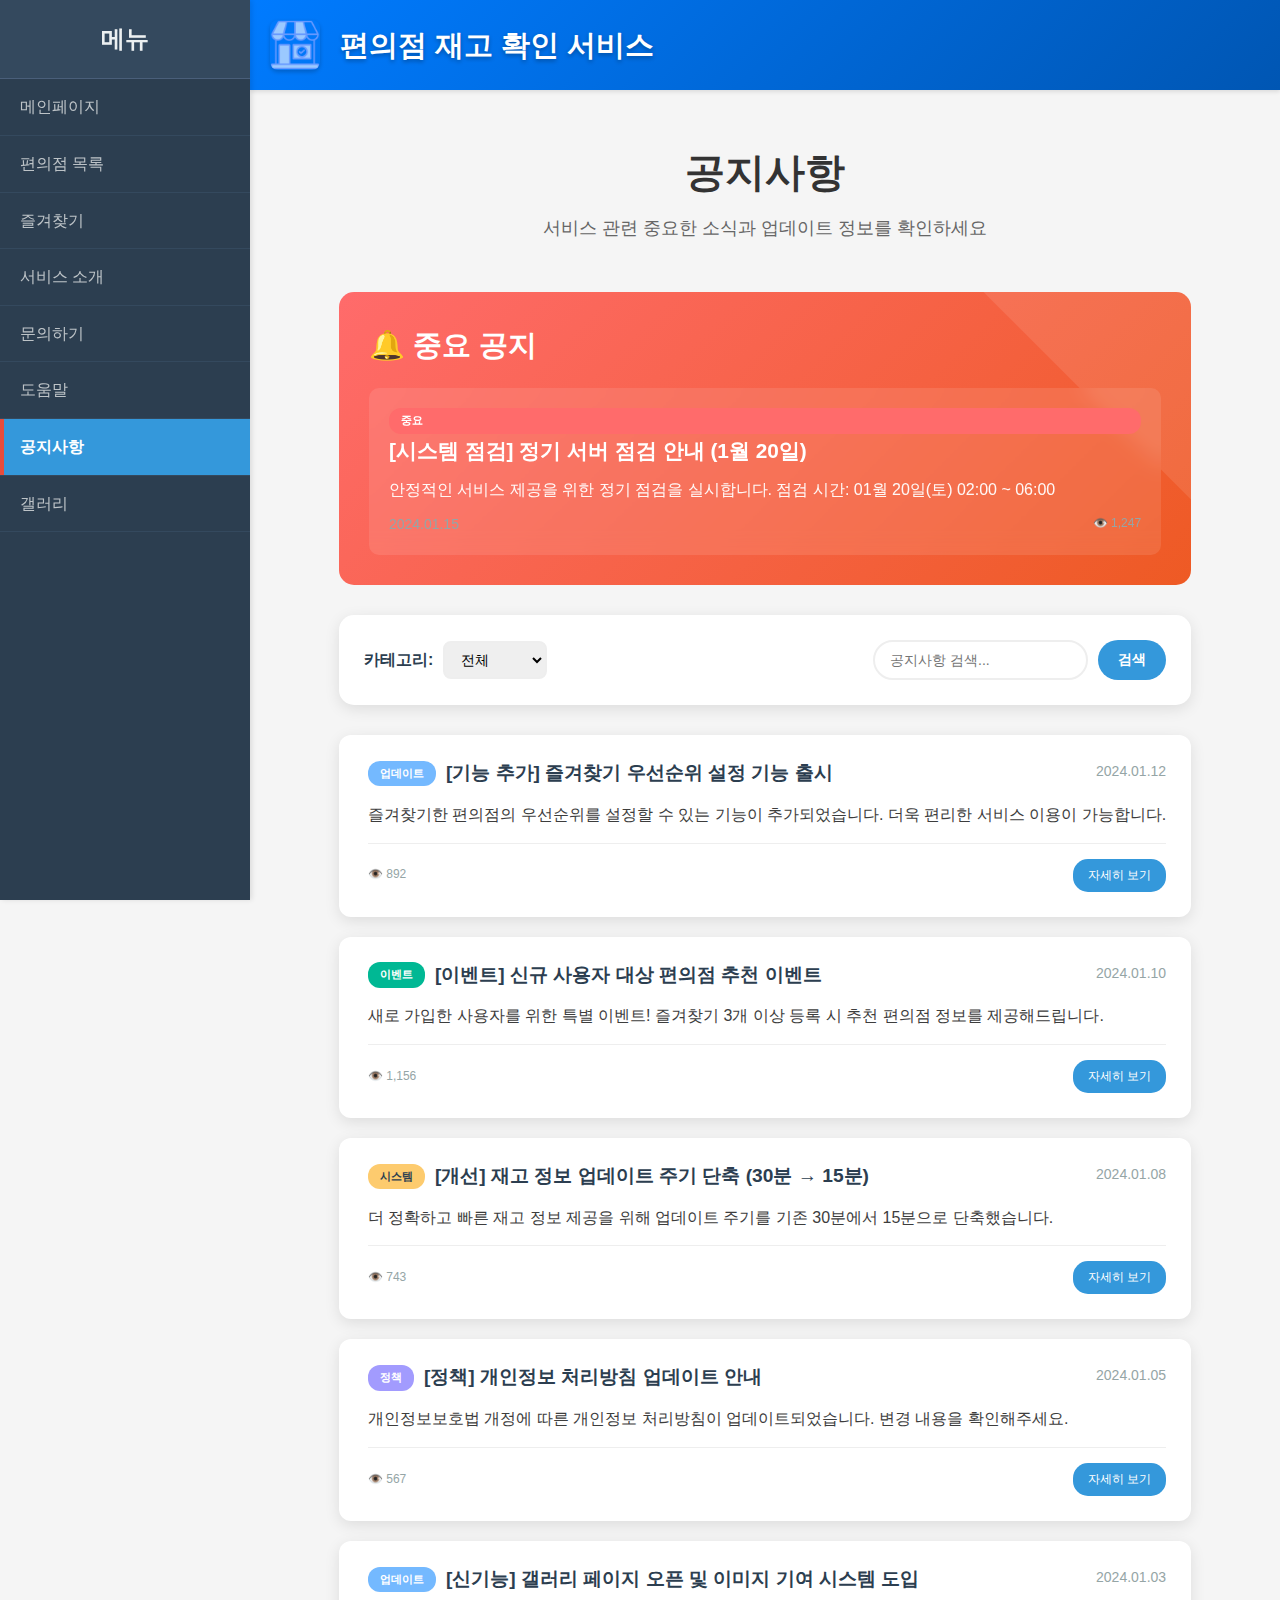
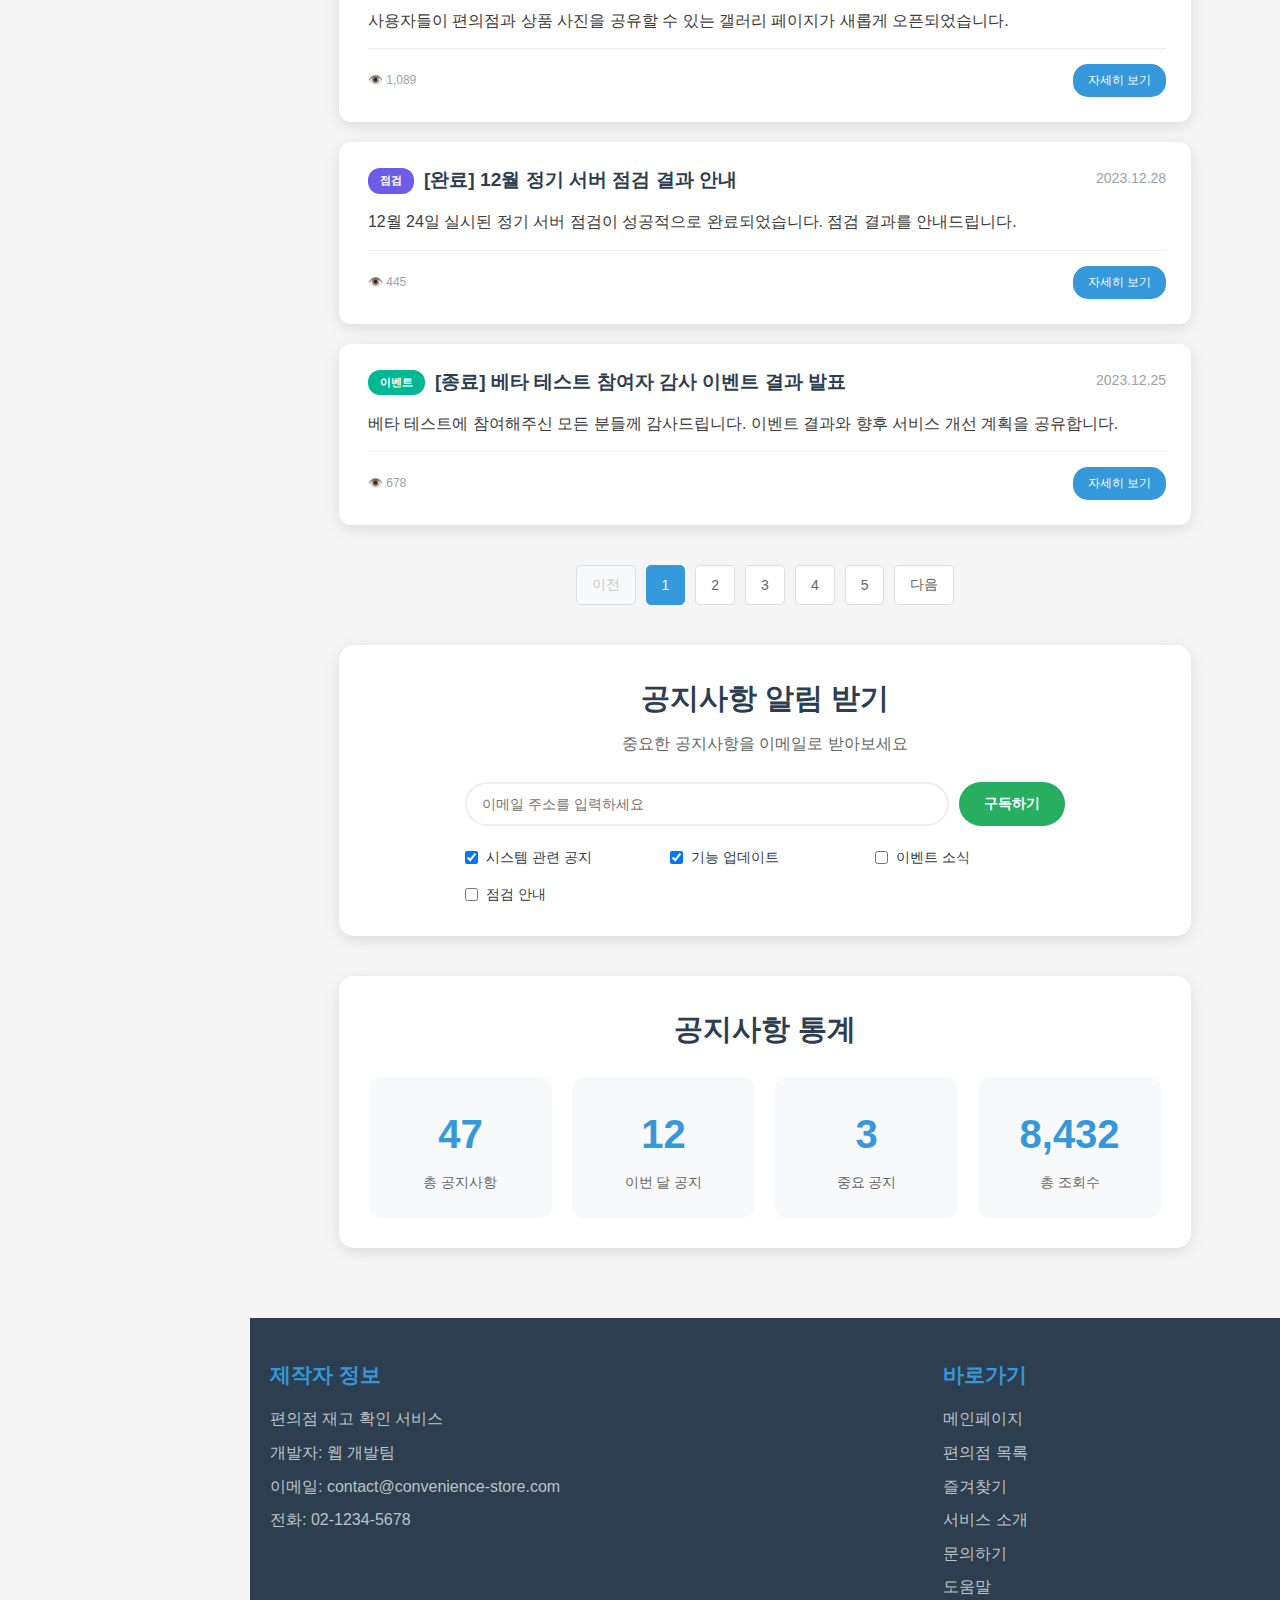
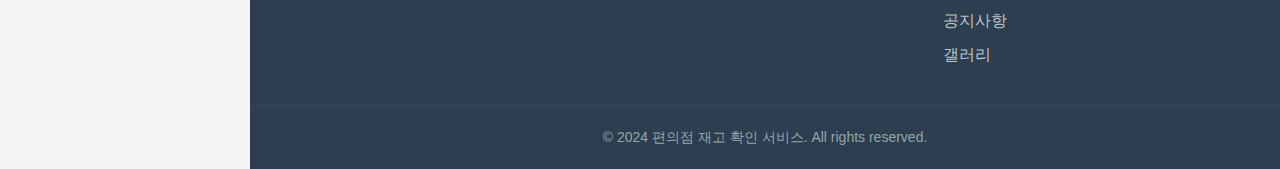
<file: notice.html>
<!DOCTYPE html>
<html lang="ko">
<head>
    <meta charset="UTF-8">
    <meta name="viewport" content="width=device-width, initial-scale=1.0">
    <title>공지사항 - 편의점 재고 확인 서비스</title>
    <link rel="stylesheet" href="css/common.css">
    <link rel="stylesheet" href="css/header.css">
    <link rel="stylesheet" href="css/sidebar.css">
    <link rel="stylesheet" href="css/footer.css">
    <link rel="stylesheet" href="css/notice.css">
</head>
<body>
    <div class="container">
        <!-- 사이드바 -->
        <nav class="sidebar">
            <div class="sidebar-header">
                <h2>메뉴</h2>
            </div>
            <ul class="sidebar-menu">
                <li><a href="index.html">메인페이지</a></li>
                <li><a href="store-list.html">편의점 목록</a></li>
                <li><a href="favorites.html">즐겨찾기</a></li>
                <li><a href="about.html">서비스 소개</a></li>
                <li><a href="contact.html">문의하기</a></li>
                <li><a href="help.html">도움말</a></li>
                <li><a href="notice.html" class="active">공지사항</a></li>
                <li><a href="gallery.html">갤러리</a></li>
            </ul>
        </nav>

        <!-- 메인 콘텐츠 -->
        <div class="main-content">
            <!-- 헤더 -->
            <header class="header">
                <div class="header-content">
                    <img src="images/logo.png" alt="편의점 재고 확인 서비스" class="logo">
                    <h1>편의점 재고 확인 서비스</h1>
                </div>
            </header>

            <!-- 공지사항 섹션 -->
            <main class="notice-section">
                <div class="page-header">
                    <h1>공지사항</h1>
                    <p>서비스 관련 중요한 소식과 업데이트 정보를 확인하세요</p>
                </div>

                <!-- 중요 공지사항 -->
                <div class="important-notices">
                    <h2>🔔 중요 공지</h2>
                    <div class="important-notice-item">
                        <div class="notice-badge important">중요</div>
                        <h3>[시스템 점검] 정기 서버 점검 안내 (1월 20일)</h3>
                        <p class="notice-preview">안정적인 서비스 제공을 위한 정기 점검을 실시합니다. 점검 시간: 01월 20일(토) 02:00 ~ 06:00</p>
                        <div class="notice-meta">
                            <span class="notice-date">2024.01.15</span>
                            <span class="notice-views">👁️ 1,247</span>
                        </div>
                    </div>
                </div>

                <!-- 공지사항 필터 -->
                <div class="notice-filters">
                    <div class="filter-options">
                        <label>카테고리:</label>
                        <select id="notice-category">
                            <option value="all">전체</option>
                            <option value="system">시스템</option>
                            <option value="update">업데이트</option>
                            <option value="event">이벤트</option>
                            <option value="policy">정책</option>
                            <option value="maintenance">점검</option>
                        </select>
                    </div>
                    <div class="search-option">
                        <input type="text" id="notice-search" placeholder="공지사항 검색...">
                        <button type="button" class="search-btn">검색</button>
                    </div>
                </div>

                <!-- 공지사항 목록 -->
                <div class="notice-list">
                    <div class="notice-item" data-category="update">
                        <div class="notice-header">
                            <div class="notice-title-area">
                                <div class="notice-badge update">업데이트</div>
                                <h3 class="notice-title">[기능 추가] 즐겨찾기 우선순위 설정 기능 출시</h3>
                            </div>
                            <div class="notice-date">2024.01.12</div>
                        </div>
                        <p class="notice-preview">즐겨찾기한 편의점의 우선순위를 설정할 수 있는 기능이 추가되었습니다. 더욱 편리한 서비스 이용이 가능합니다.</p>
                        <div class="notice-footer">
                            <span class="notice-views">👁️ 892</span>
                            <button class="notice-expand">자세히 보기</button>
                        </div>
                        <div class="notice-content">
                            <h4>업데이트 내용</h4>
                            <ul>
                                <li><strong>우선순위 설정</strong>: 즐겨찾기 페이지에서 편의점 우선순위를 높음/보통/낮음으로 설정</li>
                                <li><strong>자동 정렬</strong>: 설정한 우선순위에 따라 자동으로 목록 정렬</li>
                                <li><strong>시각적 구분</strong>: 우선순위별로 다른 색상의 배지 표시</li>
                            </ul>
                            <h4>사용 방법</h4>
                            <ol>
                                <li>즐겨찾기 페이지 접속</li>
                                <li>편의점 카드의 📌 버튼 클릭</li>
                                <li>원하는 우선순위 선택</li>
                                <li>변경사항 자동 저장</li>
                            </ol>
                        </div>
                    </div>

                    <div class="notice-item" data-category="event">
                        <div class="notice-header">
                            <div class="notice-title-area">
                                <div class="notice-badge event">이벤트</div>
                                <h3 class="notice-title">[이벤트] 신규 사용자 대상 편의점 추천 이벤트</h3>
                            </div>
                            <div class="notice-date">2024.01.10</div>
                        </div>
                        <p class="notice-preview">새로 가입한 사용자를 위한 특별 이벤트! 즐겨찾기 3개 이상 등록 시 추천 편의점 정보를 제공해드립니다.</p>
                        <div class="notice-footer">
                            <span class="notice-views">👁️ 1,156</span>
                            <button class="notice-expand">자세히 보기</button>
                        </div>
                        <div class="notice-content">
                            <h4>이벤트 개요</h4>
                            <p>신규 사용자의 서비스 적응을 돕기 위한 맞춤형 편의점 추천 서비스입니다.</p>
                            <h4>참여 방법</h4>
                            <ol>
                                <li>2024년 1월 이후 첫 방문자</li>
                                <li>즐겨찾기 3개 이상 등록</li>
                                <li>자동으로 추천 편의점 목록 제공</li>
                            </ol>
                            <h4>혜택</h4>
                            <ul>
                                <li>개인화된 편의점 추천</li>
                                <li>주변 숨은 맛집 편의점 정보</li>
                                <li>신상품 출시 정보 우선 제공</li>
                            </ul>
                        </div>
                    </div>

                    <div class="notice-item" data-category="system">
                        <div class="notice-header">
                            <div class="notice-title-area">
                                <div class="notice-badge system">시스템</div>
                                <h3 class="notice-title">[개선] 재고 정보 업데이트 주기 단축 (30분 → 15분)</h3>
                            </div>
                            <div class="notice-date">2024.01.08</div>
                        </div>
                        <p class="notice-preview">더 정확하고 빠른 재고 정보 제공을 위해 업데이트 주기를 기존 30분에서 15분으로 단축했습니다.</p>
                        <div class="notice-footer">
                            <span class="notice-views">👁️ 743</span>
                            <button class="notice-expand">자세히 보기</button>
                        </div>
                        <div class="notice-content">
                            <h4>변경 사항</h4>
                            <ul>
                                <li><strong>업데이트 주기</strong>: 30분 → 15분으로 단축</li>
                                <li><strong>정확도 향상</strong>: 실시간에 가까운 재고 정보 제공</li>
                                <li><strong>시스템 최적화</strong>: 서버 성능 향상으로 빠른 처리</li>
                            </ul>
                            <h4>기대 효과</h4>
                            <p>고객들이 더욱 정확한 재고 정보를 바탕으로 편의점 방문 계획을 세울 수 있게 되었습니다.</p>
                        </div>
                    </div>

                    <div class="notice-item" data-category="policy">
                        <div class="notice-header">
                            <div class="notice-title-area">
                                <div class="notice-badge policy">정책</div>
                                <h3 class="notice-title">[정책] 개인정보 처리방침 업데이트 안내</h3>
                            </div>
                            <div class="notice-date">2024.01.05</div>
                        </div>
                        <p class="notice-preview">개인정보보호법 개정에 따른 개인정보 처리방침이 업데이트되었습니다. 변경 내용을 확인해주세요.</p>
                        <div class="notice-footer">
                            <span class="notice-views">👁️ 567</span>
                            <button class="notice-expand">자세히 보기</button>
                        </div>
                        <div class="notice-content">
                            <h4>주요 변경 내용</h4>
                            <ul>
                                <li><strong>수집 정보 명시</strong>: 수집하는 개인정보 항목을 더욱 구체적으로 명시</li>
                                <li><strong>이용 목적 구체화</strong>: 개인정보 이용 목적을 세분화하여 기재</li>
                                <li><strong>보관 기간 명확화</strong>: 정보별 보관 기간을 명확히 제시</li>
                                <li><strong>삭제 절차 안내</strong>: 개인정보 삭제 요청 절차 추가</li>
                            </ul>
                            <h4>적용 일정</h4>
                            <p>2024년 1월 15일부터 새로운 개인정보 처리방침이 적용됩니다.</p>
                        </div>
                    </div>

                    <div class="notice-item" data-category="update">
                        <div class="notice-header">
                            <div class="notice-title-area">
                                <div class="notice-badge update">업데이트</div>
                                <h3 class="notice-title">[신기능] 갤러리 페이지 오픈 및 이미지 기여 시스템 도입</h3>
                            </div>
                            <div class="notice-date">2024.01.03</div>
                        </div>
                        <p class="notice-preview">사용자들이 편의점과 상품 사진을 공유할 수 있는 갤러리 페이지가 새롭게 오픈되었습니다.</p>
                        <div class="notice-footer">
                            <span class="notice-views">👁️ 1,089</span>
                            <button class="notice-expand">자세히 보기</button>
                        </div>
                        <div class="notice-content">
                            <h4>새로운 기능</h4>
                            <ul>
                                <li><strong>갤러리 페이지</strong>: 편의점, 신선식품, 서비스 화면 등의 이미지 모음</li>
                                <li><strong>카테고리 필터</strong>: 원하는 카테고리별로 이미지 필터링</li>
                                <li><strong>이미지 업로드</strong>: 사용자가 직접 사진을 업로드하여 정보 공유</li>
                                <li><strong>상세 정보</strong>: 각 이미지에 대한 설명과 메타데이터 제공</li>
                            </ul>
                            <h4>참여 방법</h4>
                            <ol>
                                <li>갤러리 페이지 하단의 '이미지 기여하기' 섹션 이용</li>
                                <li>편의점이나 상품 사진 업로드</li>
                                <li>제목, 설명, 카테고리 정보 입력</li>
                                <li>검토 후 갤러리에 게시</li>
                            </ol>
                        </div>
                    </div>

                    <div class="notice-item" data-category="maintenance">
                        <div class="notice-header">
                            <div class="notice-title-area">
                                <div class="notice-badge maintenance">점검</div>
                                <h3 class="notice-title">[완료] 12월 정기 서버 점검 결과 안내</h3>
                            </div>
                            <div class="notice-date">2023.12.28</div>
                        </div>
                        <p class="notice-preview">12월 24일 실시된 정기 서버 점검이 성공적으로 완료되었습니다. 점검 결과를 안내드립니다.</p>
                        <div class="notice-footer">
                            <span class="notice-views">👁️ 445</span>
                            <button class="notice-expand">자세히 보기</button>
                        </div>
                        <div class="notice-content">
                            <h4>점검 내용</h4>
                            <ul>
                                <li><strong>서버 성능 최적화</strong>: 데이터베이스 쿼리 성능 개선</li>
                                <li><strong>보안 패치 적용</strong>: 최신 보안 업데이트 설치</li>
                                <li><strong>백업 시스템 점검</strong>: 데이터 백업 및 복구 시스템 검증</li>
                                <li><strong>모니터링 시스템 업그레이드</strong>: 실시간 서비스 모니터링 강화</li>
                            </ul>
                            <h4>개선 효과</h4>
                            <ul>
                                <li>페이지 로딩 속도 약 20% 향상</li>
                                <li>서버 안정성 증대</li>
                                <li>보안 수준 강화</li>
                            </ul>
                        </div>
                    </div>

                    <div class="notice-item" data-category="event">
                        <div class="notice-header">
                            <div class="notice-title-area">
                                <div class="notice-badge event">이벤트</div>
                                <h3 class="notice-title">[종료] 베타 테스트 참여자 감사 이벤트 결과 발표</h3>
                            </div>
                            <div class="notice-date">2023.12.25</div>
                        </div>
                        <p class="notice-preview">베타 테스트에 참여해주신 모든 분들께 감사드립니다. 이벤트 결과와 향후 서비스 개선 계획을 공유합니다.</p>
                        <div class="notice-footer">
                            <span class="notice-views">👁️ 678</span>
                            <button class="notice-expand">자세히 보기</button>
                        </div>
                        <div class="notice-content">
                            <h4>베타 테스트 결과</h4>
                            <ul>
                                <li><strong>참여자 수</strong>: 총 234명</li>
                                <li><strong>피드백 수집</strong>: 156건의 개선 의견</li>
                                <li><strong>버그 신고</strong>: 23건 (모두 수정 완료)</li>
                                <li><strong>만족도</strong>: 평균 4.6/5.0</li>
                            </ul>
                            <h4>주요 개선 사항</h4>
                            <ul>
                                <li>모바일 반응형 디자인 개선</li>
                                <li>검색 기능 정확도 향상</li>
                                <li>즐겨찾기 관리 기능 추가</li>
                                <li>사용자 인터페이스 직관성 개선</li>
                            </ul>
                        </div>
                    </div>
                </div>

                <!-- 페이지네이션 -->
                <div class="notice-pagination">
                    <button class="page-btn" disabled>이전</button>
                    <button class="page-btn active">1</button>
                    <button class="page-btn">2</button>
                    <button class="page-btn">3</button>
                    <button class="page-btn">4</button>
                    <button class="page-btn">5</button>
                    <button class="page-btn">다음</button>
                </div>

                <!-- 공지사항 구독 -->
                <div class="notice-subscription">
                    <h2>공지사항 알림 받기</h2>
                    <p>중요한 공지사항을 이메일로 받아보세요</p>
                    <form class="subscription-form">
                        <div class="subscription-input">
                            <input type="email" id="subscription-email" placeholder="이메일 주소를 입력하세요" required>
                            <button type="submit" class="subscribe-btn">구독하기</button>
                        </div>
                        <div class="subscription-options">
                            <label class="checkbox-label">
                                <input type="checkbox" value="system" checked>
                                시스템 관련 공지
                            </label>
                            <label class="checkbox-label">
                                <input type="checkbox" value="update" checked>
                                기능 업데이트
                            </label>
                            <label class="checkbox-label">
                                <input type="checkbox" value="event">
                                이벤트 소식
                            </label>
                            <label class="checkbox-label">
                                <input type="checkbox" value="maintenance">
                                점검 안내
                            </label>
                        </div>
                    </form>
                </div>

                <!-- 통계 정보 -->
                <div class="notice-stats">
                    <h2>공지사항 통계</h2>
                    <div class="stats-grid">
                        <div class="stat-item">
                            <div class="stat-number">47</div>
                            <div class="stat-label">총 공지사항</div>
                        </div>
                        <div class="stat-item">
                            <div class="stat-number">12</div>
                            <div class="stat-label">이번 달 공지</div>
                        </div>
                        <div class="stat-item">
                            <div class="stat-number">3</div>
                            <div class="stat-label">중요 공지</div>
                        </div>
                        <div class="stat-item">
                            <div class="stat-number">8,432</div>
                            <div class="stat-label">총 조회수</div>
                        </div>
                    </div>
                </div>
            </main>

            <!-- 푸터 -->
            <footer class="footer">
                <div class="footer-content">
                    <div class="footer-info">
                        <h3>제작자 정보</h3>
                        <p>편의점 재고 확인 서비스</p>
                        <p>개발자: 웹 개발팀</p>
                        <p>이메일: contact@convenience-store.com</p>
                        <p>전화: 02-1234-5678</p>
                    </div>
                    <div class="footer-links">
                        <h3>바로가기</h3>
                        <ul>
                            <li><a href="index.html">메인페이지</a></li>
                            <li><a href="store-list.html">편의점 목록</a></li>
                            <li><a href="favorites.html">즐겨찾기</a></li>
                            <li><a href="about.html">서비스 소개</a></li>
                            <li><a href="contact.html">문의하기</a></li>
                            <li><a href="help.html">도움말</a></li>
                            <li><a href="notice.html">공지사항</a></li>
                            <li><a href="gallery.html">갤러리</a></li>
                        </ul>
                    </div>
                </div>
                <div class="footer-bottom">
                    <p>&copy; 2024 편의점 재고 확인 서비스. All rights reserved.</p>
                </div>
            </footer>
        </div>
    </div>
</body>
</html>
</file>
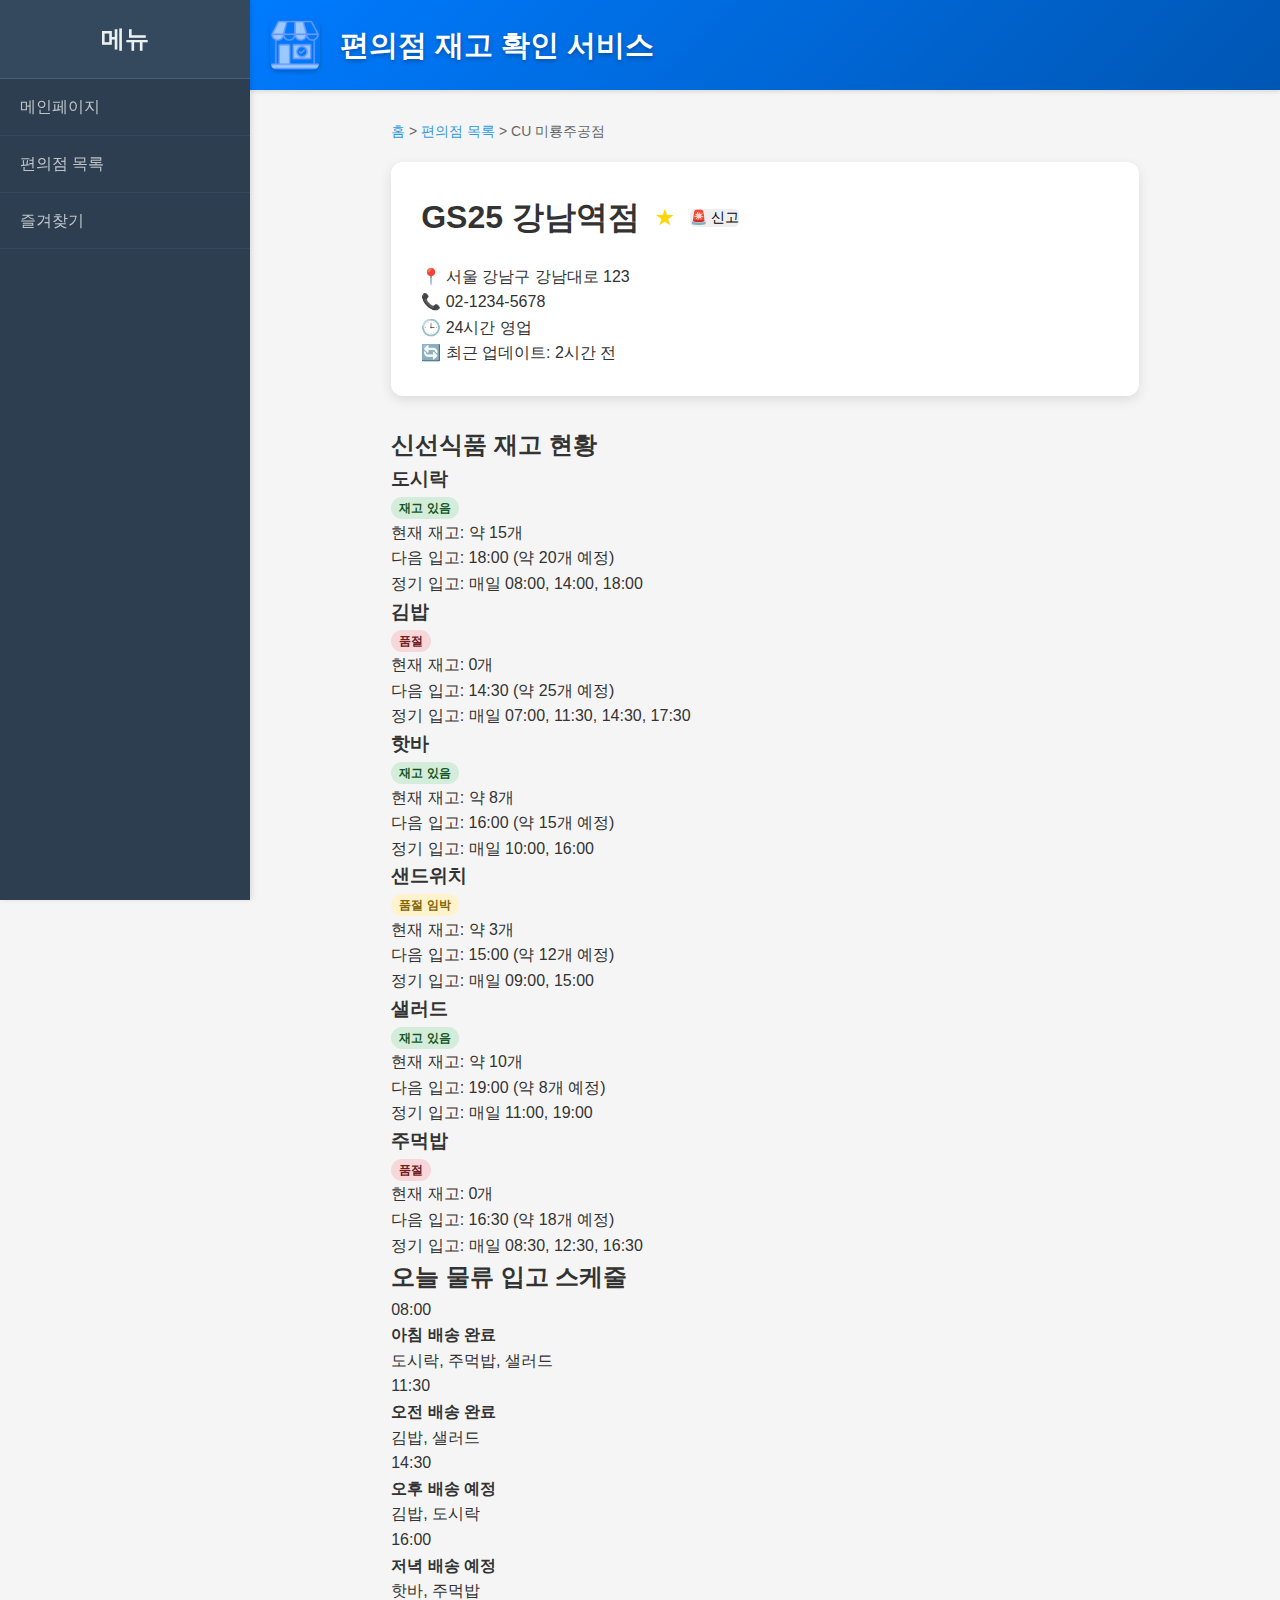
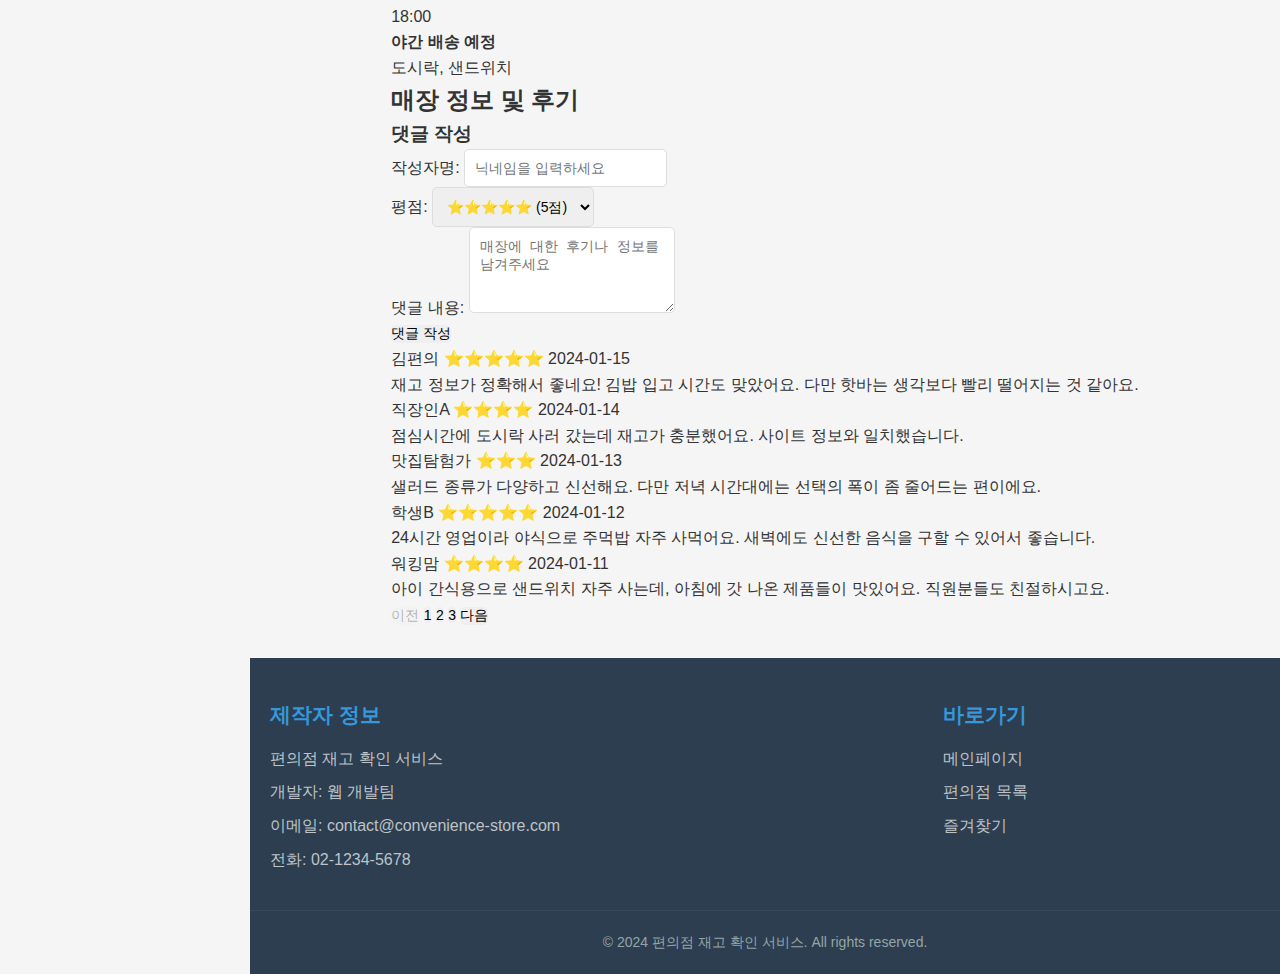
<file: store-detail.html>
﻿<!DOCTYPE html>
<html lang="ko">
  <head>
    <meta charset="UTF-8" />
    <meta name="viewport" content="width=device-width, initial-scale=1.0" />
    <title>GS25 강남역점 - 편의점 재고 확인 서비스</title>
    <link rel="stylesheet" href="css/common.css" />
    <link rel="stylesheet" href="css/header.css" />
    <link rel="stylesheet" href="css/sidebar.css" />
    <link rel="stylesheet" href="css/footer.css" />
    <link rel="stylesheet" href="css/store-detail.css" />
  </head>
  <body>
    <div class="container">
      <!-- 사이드바 -->
      <nav class="sidebar">
        <div class="sidebar-header">
          <h2>메뉴</h2>
        </div>
        <ul class="sidebar-menu">
          <li><a href="index.html">메인페이지</a></li>
          <li><a href="store-list.html">편의점 목록</a></li>
          <li><a href="favorites.html">즐겨찾기</a></li>
        </ul>
      </nav>

      <!-- 메인 콘텐츠 -->
      <div class="main-content">
        <!-- 헤더 -->
        <header class="header">
          <div class="header-content">
            <img
              src="images/logo.png"
              alt="편의점 재고 확인 서비스"
              class="logo"
            />
            <h1>편의점 재고 확인 서비스</h1>
          </div>
        </header>

        <!-- 편의점 상세 정보 섹션 -->
        <main class="store-detail-section">
          <div class="breadcrumb">
            <a href="index.html">홈</a> >
            <a href="store-list.html">편의점 목록</a> >
            <span>CU 미룡주공점</span>
          </div>

          <div class="store-header">
            <div class="store-title">
              <h1>GS25 강남역점</h1>
              <button class="favorite-btn active" title="즐겨찾기 제거">
                ★
              </button>
              <button class="report-btn" title="잘못된 정보 신고">
                🚨 신고
              </button>
            </div>
            <div class="store-basic-info">
              <p class="address">📍 서울 강남구 강남대로 123</p>
              <p class="phone">📞 02-1234-5678</p>
              <p class="hours">🕒 24시간 영업</p>
              <p class="last-update">🔄 최근 업데이트: 2시간 전</p>
            </div>
          </div>

          <!-- 재고 현황 -->
          <div class="stock-section">
            <h2>신선식품 재고 현황</h2>
            <div class="stock-grid">
              <div class="stock-item available">
                <div class="item-header">
                  <h3>도시락</h3>
                  <span class="status-badge available">재고 있음</span>
                </div>
                <div class="item-details">
                  <p class="current-stock">현재 재고: 약 15개</p>
                  <p class="next-delivery">다음 입고: 18:00 (약 20개 예정)</p>
                  <p class="delivery-schedule">
                    정기 입고: 매일 08:00, 14:00, 18:00
                  </p>
                </div>
              </div>

              <div class="stock-item out-of-stock">
                <div class="item-header">
                  <h3>김밥</h3>
                  <span class="status-badge out-of-stock">품절</span>
                </div>
                <div class="item-details">
                  <p class="current-stock">현재 재고: 0개</p>
                  <p class="next-delivery">다음 입고: 14:30 (약 25개 예정)</p>
                  <p class="delivery-schedule">
                    정기 입고: 매일 07:00, 11:30, 14:30, 17:30
                  </p>
                </div>
              </div>

              <div class="stock-item available">
                <div class="item-header">
                  <h3>핫바</h3>
                  <span class="status-badge available">재고 있음</span>
                </div>
                <div class="item-details">
                  <p class="current-stock">현재 재고: 약 8개</p>
                  <p class="next-delivery">다음 입고: 16:00 (약 15개 예정)</p>
                  <p class="delivery-schedule">정기 입고: 매일 10:00, 16:00</p>
                </div>
              </div>

              <div class="stock-item low-stock">
                <div class="item-header">
                  <h3>샌드위치</h3>
                  <span class="status-badge low-stock">품절 임박</span>
                </div>
                <div class="item-details">
                  <p class="current-stock">현재 재고: 약 3개</p>
                  <p class="next-delivery">다음 입고: 15:00 (약 12개 예정)</p>
                  <p class="delivery-schedule">정기 입고: 매일 09:00, 15:00</p>
                </div>
              </div>

              <div class="stock-item available">
                <div class="item-header">
                  <h3>샐러드</h3>
                  <span class="status-badge available">재고 있음</span>
                </div>
                <div class="item-details">
                  <p class="current-stock">현재 재고: 약 10개</p>
                  <p class="next-delivery">다음 입고: 19:00 (약 8개 예정)</p>
                  <p class="delivery-schedule">정기 입고: 매일 11:00, 19:00</p>
                </div>
              </div>

              <div class="stock-item out-of-stock">
                <div class="item-header">
                  <h3>주먹밥</h3>
                  <span class="status-badge out-of-stock">품절</span>
                </div>
                <div class="item-details">
                  <p class="current-stock">현재 재고: 0개</p>
                  <p class="next-delivery">다음 입고: 16:30 (약 18개 예정)</p>
                  <p class="delivery-schedule">
                    정기 입고: 매일 08:30, 12:30, 16:30
                  </p>
                </div>
              </div>
            </div>
          </div>

          <!-- 물류 입고 스케줄 -->
          <div class="delivery-schedule-section">
            <h2>오늘 물류 입고 스케줄</h2>
            <div class="schedule-timeline">
              <div class="timeline-item completed">
                <div class="time">08:00</div>
                <div class="delivery-info">
                  <h4>아침 배송 완료</h4>
                  <p>도시락, 주먹밥, 샐러드</p>
                </div>
              </div>
              <div class="timeline-item completed">
                <div class="time">11:30</div>
                <div class="delivery-info">
                  <h4>오전 배송 완료</h4>
                  <p>김밥, 샐러드</p>
                </div>
              </div>
              <div class="timeline-item upcoming">
                <div class="time">14:30</div>
                <div class="delivery-info">
                  <h4>오후 배송 예정</h4>
                  <p>김밥, 도시락</p>
                </div>
              </div>
              <div class="timeline-item upcoming">
                <div class="time">16:00</div>
                <div class="delivery-info">
                  <h4>저녁 배송 예정</h4>
                  <p>핫바, 주먹밥</p>
                </div>
              </div>
              <div class="timeline-item upcoming">
                <div class="time">18:00</div>
                <div class="delivery-info">
                  <h4>야간 배송 예정</h4>
                  <p>도시락, 샌드위치</p>
                </div>
              </div>
            </div>
          </div>

          <!-- 댓글 섹션 -->
          <div class="comments-section">
            <h2>매장 정보 및 후기</h2>

            <!-- 댓글 작성 폼 -->
            <div class="comment-form">
              <h3>댓글 작성</h3>
              <form>
                <div class="form-group">
                  <label for="comment-author">작성자명:</label>
                  <input
                    type="text"
                    id="comment-author"
                    placeholder="닉네임을 입력하세요"
                    required
                  />
                </div>
                <div class="form-group">
                  <label for="comment-rating">평점:</label>
                  <select id="comment-rating">
                    <option value="5">⭐⭐⭐⭐⭐ (5점)</option>
                    <option value="4">⭐⭐⭐⭐ (4점)</option>
                    <option value="3">⭐⭐⭐ (3점)</option>
                    <option value="2">⭐⭐ (2점)</option>
                    <option value="1">⭐ (1점)</option>
                  </select>
                </div>
                <div class="form-group">
                  <label for="comment-text">댓글 내용:</label>
                  <textarea
                    id="comment-text"
                    rows="4"
                    placeholder="매장에 대한 후기나 정보를 남겨주세요"
                    required
                  ></textarea>
                </div>
                <button type="submit" class="submit-btn">댓글 작성</button>
              </form>
            </div>

            <!-- 기존 댓글 목록 -->
            <div class="comments-list">
              <div class="comment-item">
                <div class="comment-header">
                  <span class="author">김편의</span>
                  <span class="rating">⭐⭐⭐⭐⭐</span>
                  <span class="date">2024-01-15</span>
                </div>
                <div class="comment-content">
                  <p>
                    재고 정보가 정확해서 좋네요! 김밥 입고 시간도 맞았어요. 다만
                    핫바는 생각보다 빨리 떨어지는 것 같아요.
                  </p>
                </div>
              </div>

              <div class="comment-item">
                <div class="comment-header">
                  <span class="author">직장인A</span>
                  <span class="rating">⭐⭐⭐⭐</span>
                  <span class="date">2024-01-14</span>
                </div>
                <div class="comment-content">
                  <p>
                    점심시간에 도시락 사러 갔는데 재고가 충분했어요. 사이트
                    정보와 일치했습니다.
                  </p>
                </div>
              </div>

              <div class="comment-item">
                <div class="comment-header">
                  <span class="author">맛집탐험가</span>
                  <span class="rating">⭐⭐⭐</span>
                  <span class="date">2024-01-13</span>
                </div>
                <div class="comment-content">
                  <p>
                    샐러드 종류가 다양하고 신선해요. 다만 저녁 시간대에는 선택의
                    폭이 좀 줄어드는 편이에요.
                  </p>
                </div>
              </div>

              <div class="comment-item">
                <div class="comment-header">
                  <span class="author">학생B</span>
                  <span class="rating">⭐⭐⭐⭐⭐</span>
                  <span class="date">2024-01-12</span>
                </div>
                <div class="comment-content">
                  <p>
                    24시간 영업이라 야식으로 주먹밥 자주 사먹어요. 새벽에도
                    신선한 음식을 구할 수 있어서 좋습니다.
                  </p>
                </div>
              </div>

              <div class="comment-item">
                <div class="comment-header">
                  <span class="author">워킹맘</span>
                  <span class="rating">⭐⭐⭐⭐</span>
                  <span class="date">2024-01-11</span>
                </div>
                <div class="comment-content">
                  <p>
                    아이 간식용으로 샌드위치 자주 사는데, 아침에 갓 나온
                    제품들이 맛있어요. 직원분들도 친절하시고요.
                  </p>
                </div>
              </div>
            </div>

            <div class="comment-pagination">
              <button class="page-btn" disabled>이전</button>
              <button class="page-btn active">1</button>
              <button class="page-btn">2</button>
              <button class="page-btn">3</button>
              <button class="page-btn">다음</button>
            </div>
          </div>

          <!-- 신고 모달 (숨겨진 상태) -->
          <div class="report-modal" style="display: none">
            <div class="modal-content">
              <h3>잘못된 정보 신고</h3>
              <form class="report-form">
                <div class="form-group">
                  <label for="report-type">신고 유형:</label>
                  <select id="report-type" required>
                    <option value="">선택해주세요</option>
                    <option value="wrong-stock">잘못된 재고 정보</option>
                    <option value="wrong-schedule">잘못된 입고 시간</option>
                    <option value="wrong-info">잘못된 매장 정보</option>
                    <option value="inappropriate">부적절한 댓글</option>
                    <option value="other">기타</option>
                  </select>
                </div>
                <div class="form-group">
                  <label for="report-detail">신고 내용:</label>
                  <textarea
                    id="report-detail"
                    rows="4"
                    placeholder="구체적인 신고 내용을 입력해주세요"
                    required
                  ></textarea>
                </div>
                <div class="form-group">
                  <label for="reporter-contact">연락처 (선택사항):</label>
                  <input
                    type="email"
                    id="reporter-contact"
                    placeholder="답변을 받으실 이메일 주소"
                  />
                </div>
                <div class="modal-actions">
                  <button type="button" class="cancel-btn">취소</button>
                  <button type="submit" class="submit-btn">신고하기</button>
                </div>
              </form>
            </div>
          </div>
        </main>

        <!-- 푸터 -->
        <footer class="footer">
          <div class="footer-content">
            <div class="footer-info">
              <h3>제작자 정보</h3>
              <p>편의점 재고 확인 서비스</p>
              <p>개발자: 웹 개발팀</p>
              <p>이메일: contact@convenience-store.com</p>
              <p>전화: 02-1234-5678</p>
            </div>
            <div class="footer-links">
              <h3>바로가기</h3>
              <ul>
                <li><a href="index.html">메인페이지</a></li>
                <li><a href="store-list.html">편의점 목록</a></li>
                <li><a href="favorites.html">즐겨찾기</a></li>
              </ul>
            </div>
          </div>
          <div class="footer-bottom">
            <p>&copy; 2024 편의점 재고 확인 서비스. All rights reserved.</p>
          </div>
        </footer>
      </div>
    </div>
  </body>
</html>
</file>
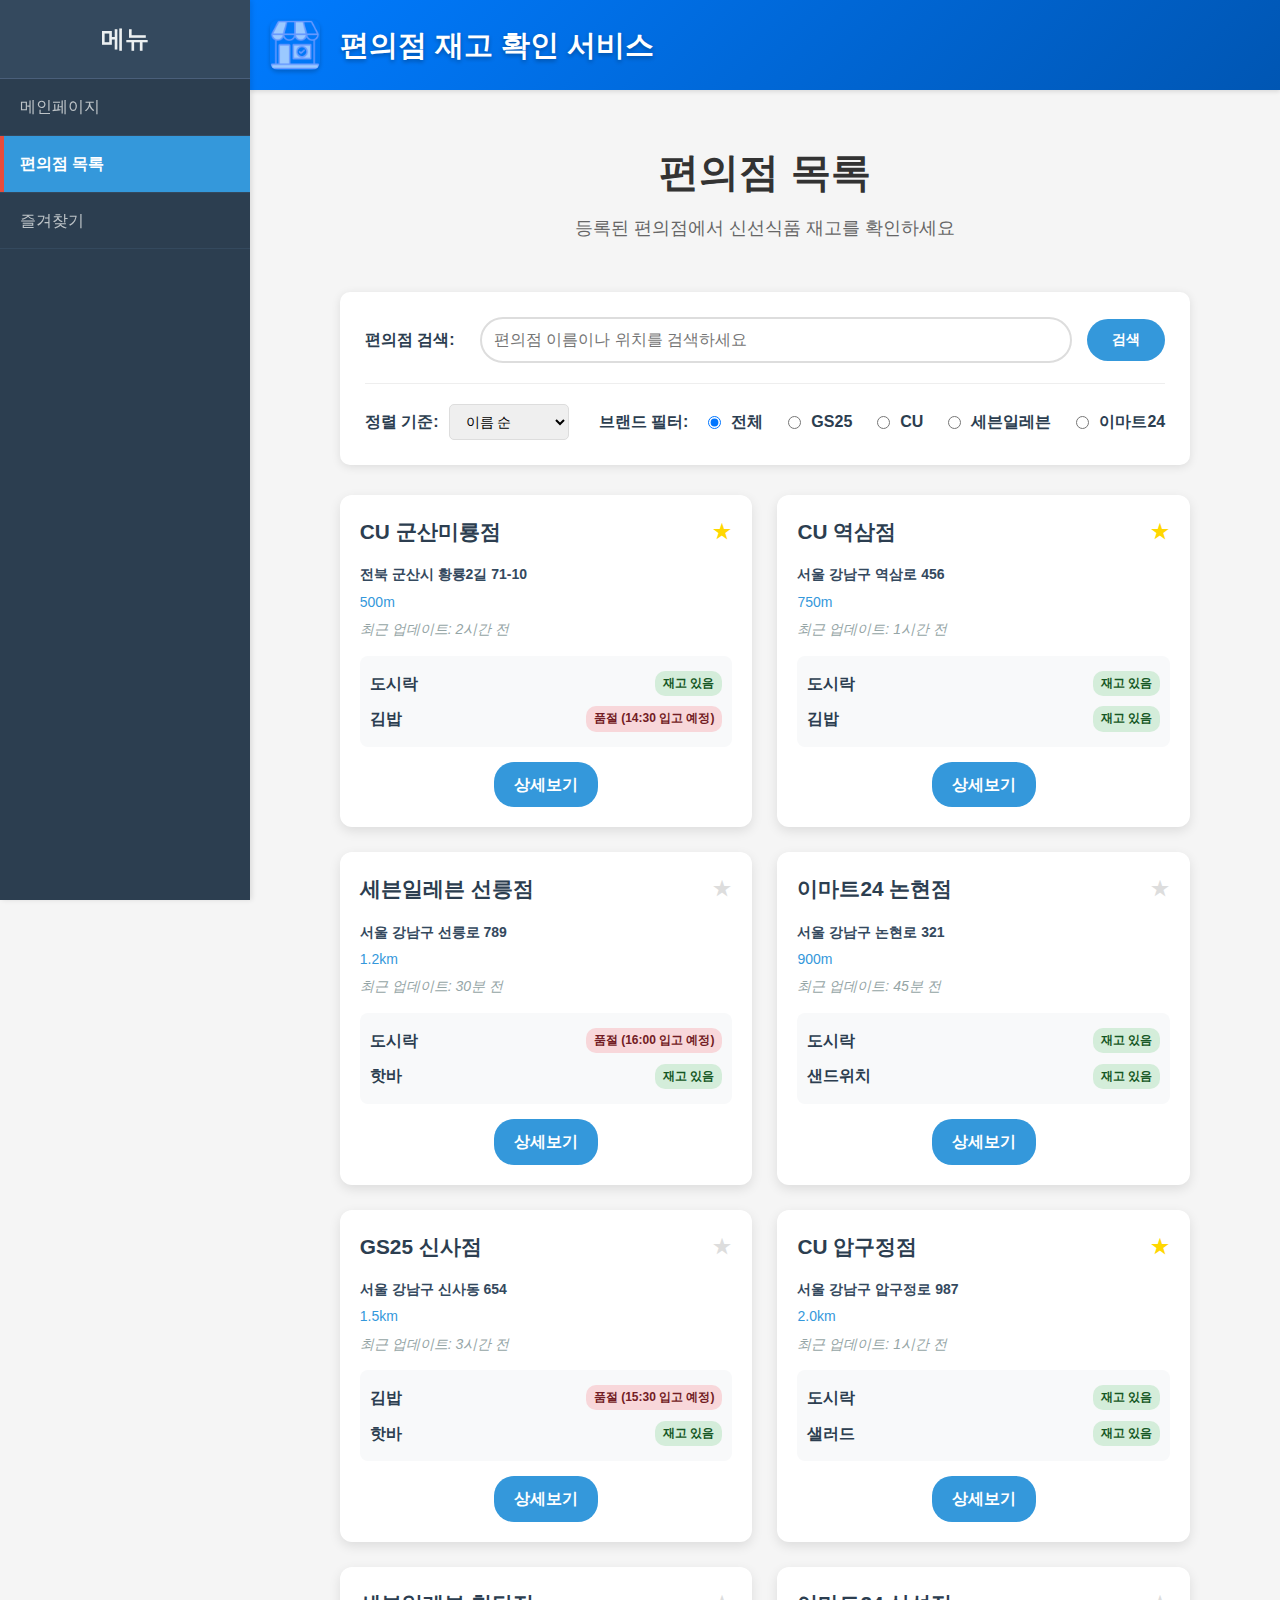
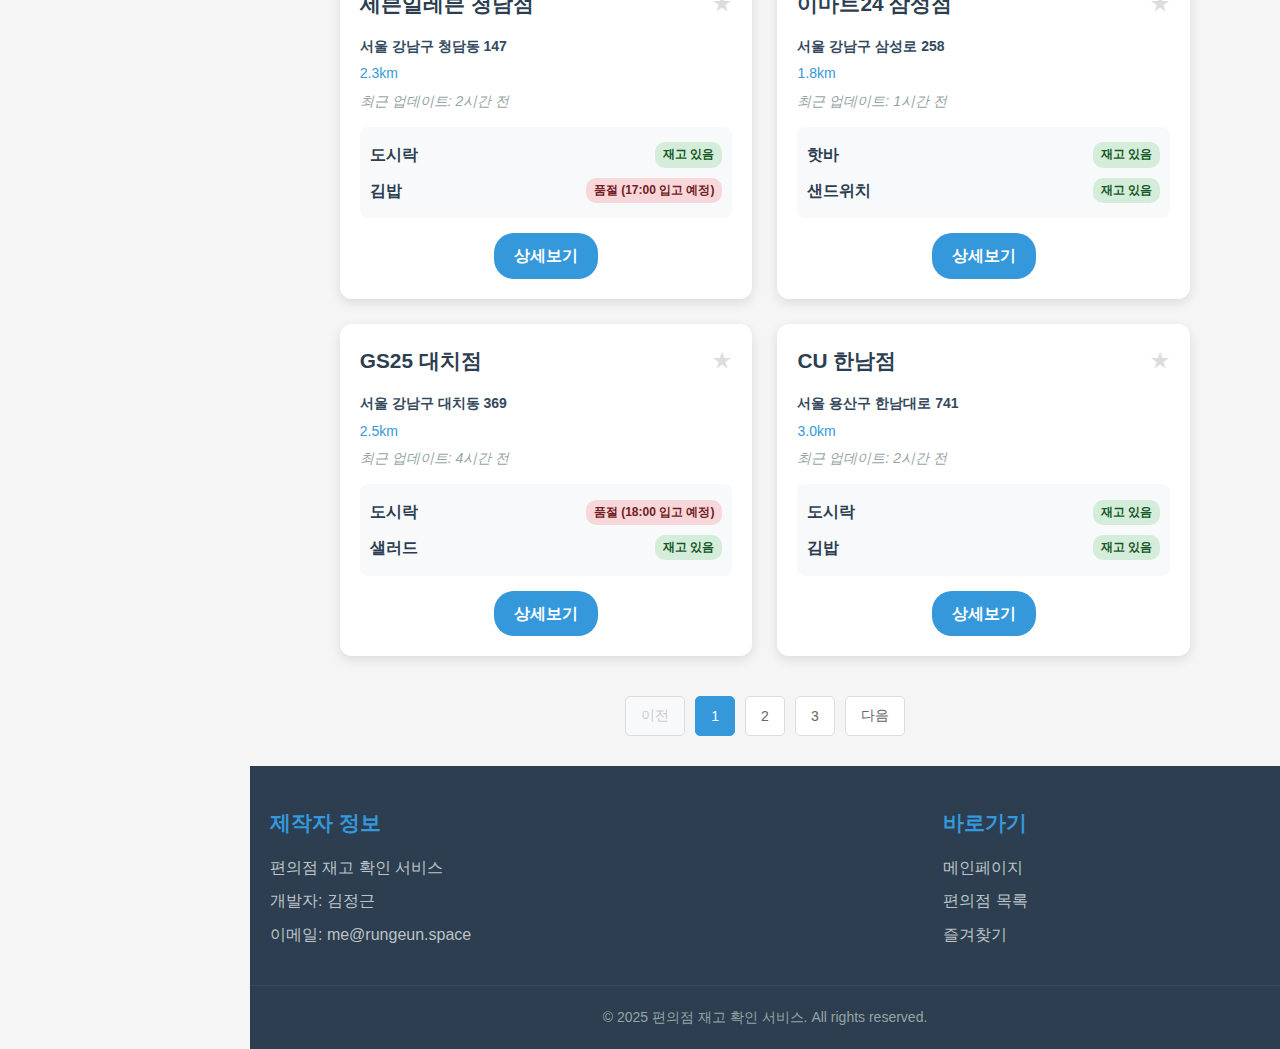
<file: store-list.html>
﻿<!DOCTYPE html>
<html lang="ko">
  <head>
    <meta charset="UTF-8" />
    <meta name="viewport" content="width=device-width, initial-scale=1.0" />
    <title>편의점 목록 - 편의점 재고 확인 서비스</title>
    <link rel="stylesheet" href="css/common.css" />
    <link rel="stylesheet" href="css/header.css" />
    <link rel="stylesheet" href="css/sidebar.css" />
    <link rel="stylesheet" href="css/footer.css" />
    <link rel="stylesheet" href="css/store-list.css" />
  </head>
  <body>
    <div class="container">
      <!-- 사이드바 -->
      <nav class="sidebar">
        <div class="sidebar-header">
          <h2>메뉴</h2>
        </div>
        <ul class="sidebar-menu">
          <li><a href="index.html">메인페이지</a></li>
          <li><a href="store-list.html" class="active">편의점 목록</a></li>
          <li><a href="favorites.html">즐겨찾기</a></li>
        </ul>
      </nav>

      <!-- 메인 콘텐츠 -->
      <div class="main-content">
        <!-- 헤더 -->
        <header class="header">
          <div class="header-content">
            <img
              src="images/logo.png"
              alt="편의점 재고 확인 서비스"
              class="logo"
            />
            <h1>편의점 재고 확인 서비스</h1>
          </div>
        </header>

        <!-- 편의점 목록 섹션 -->
        <main class="store-list-section">
          <div class="page-header">
            <h1>편의점 목록</h1>
            <p>등록된 편의점에서 신선식품 재고를 확인하세요</p>
          </div>

          <!-- 검색 및 필터 섹션 -->
          <div class="search-filter-section">
            <div class="search-box">
              <label for="store-search">편의점 검색:</label>
              <input
                type="text"
                id="store-search"
                placeholder="편의점 이름이나 위치를 검색하세요"
              />
              <button type="button" class="search-btn">검색</button>
            </div>

            <div class="filter-options">
              <div class="sort-options">
                <label>정렬 기준:</label>
                <select id="sort-select">
                  <option value="name">이름 순</option>
                  <option value="distance">거리 순</option>
                  <option value="rating">평점 순</option>
                  <option value="update">업데이트 순</option>
                </select>
              </div>

              <div class="brand-filter">
                <label>브랜드 필터:</label>
                <input
                  type="radio"
                  id="all-brands"
                  name="brand"
                  value="all"
                  checked
                />
                <label for="all-brands">전체</label>

                <input type="radio" id="gs25" name="brand" value="gs25" />
                <label for="gs25">GS25</label>

                <input type="radio" id="cu" name="brand" value="cu" />
                <label for="cu">CU</label>

                <input type="radio" id="seven11" name="brand" value="seven11" />
                <label for="seven11">세븐일레븐</label>

                <input type="radio" id="emart24" name="brand" value="emart24" />
                <label for="emart24">이마트24</label>
              </div>
            </div>
          </div>

          <!-- 편의점 목록 -->
          <div class="stores-grid">
            <div class="store-card">
              <div class="store-header">
                <h3>CU 군산미룡점</h3>
                <button class="favorite-btn active" title="즐겨찾기 제거">
                  ★
                </button>
              </div>
              <div class="store-info">
                <p class="address">전북 군산시 황룡2길 71-10</p>
                <p class="distance">500m</p>
                <p class="last-update">최근 업데이트: 2시간 전</p>
              </div>
              <div class="stock-preview">
                <div class="stock-item available">
                  <span class="item-name">도시락</span>
                  <span class="stock-status">재고 있음</span>
                </div>
                <div class="stock-item out-of-stock">
                  <span class="item-name">김밥</span>
                  <span class="stock-status">품절 (14:30 입고 예정)</span>
                </div>
              </div>
              <div class="store-actions">
                <a
                  href="store-detail.html?store=gs25-gangnam"
                  class="detail-btn"
                  >상세보기</a
                >
              </div>
            </div>

            <div class="store-card">
              <div class="store-header">
                <h3>CU 역삼점</h3>
                <button class="favorite-btn active" title="즐겨찾기 제거">
                  ★
                </button>
              </div>
              <div class="store-info">
                <p class="address">서울 강남구 역삼로 456</p>
                <p class="distance">750m</p>
                <p class="last-update">최근 업데이트: 1시간 전</p>
              </div>
              <div class="stock-preview">
                <div class="stock-item available">
                  <span class="item-name">도시락</span>
                  <span class="stock-status">재고 있음</span>
                </div>
                <div class="stock-item available">
                  <span class="item-name">김밥</span>
                  <span class="stock-status">재고 있음</span>
                </div>
              </div>
              <div class="store-actions">
                <a href="store-detail.html?store=cu-yeoksam" class="detail-btn"
                  >상세보기</a
                >
              </div>
            </div>

            <div class="store-card">
              <div class="store-header">
                <h3>세븐일레븐 선릉점</h3>
                <button class="favorite-btn" title="즐겨찾기 추가">★</button>
              </div>
              <div class="store-info">
                <p class="address">서울 강남구 선릉로 789</p>
                <p class="distance">1.2km</p>
                <p class="last-update">최근 업데이트: 30분 전</p>
              </div>
              <div class="stock-preview">
                <div class="stock-item out-of-stock">
                  <span class="item-name">도시락</span>
                  <span class="stock-status">품절 (16:00 입고 예정)</span>
                </div>
                <div class="stock-item available">
                  <span class="item-name">핫바</span>
                  <span class="stock-status">재고 있음</span>
                </div>
              </div>
              <div class="store-actions">
                <a
                  href="store-detail.html?store=seven11-seolleung"
                  class="detail-btn"
                  >상세보기</a
                >
              </div>
            </div>

            <div class="store-card">
              <div class="store-header">
                <h3>이마트24 논현점</h3>
                <button class="favorite-btn" title="즐겨찾기 추가">★</button>
              </div>
              <div class="store-info">
                <p class="address">서울 강남구 논현로 321</p>
                <p class="distance">900m</p>
                <p class="last-update">최근 업데이트: 45분 전</p>
              </div>
              <div class="stock-preview">
                <div class="stock-item available">
                  <span class="item-name">도시락</span>
                  <span class="stock-status">재고 있음</span>
                </div>
                <div class="stock-item available">
                  <span class="item-name">샌드위치</span>
                  <span class="stock-status">재고 있음</span>
                </div>
              </div>
              <div class="store-actions">
                <a
                  href="store-detail.html?store=emart24-nonhyeon"
                  class="detail-btn"
                  >상세보기</a
                >
              </div>
            </div>

            <div class="store-card">
              <div class="store-header">
                <h3>GS25 신사점</h3>
                <button class="favorite-btn" title="즐겨찾기 추가">★</button>
              </div>
              <div class="store-info">
                <p class="address">서울 강남구 신사동 654</p>
                <p class="distance">1.5km</p>
                <p class="last-update">최근 업데이트: 3시간 전</p>
              </div>
              <div class="stock-preview">
                <div class="stock-item out-of-stock">
                  <span class="item-name">김밥</span>
                  <span class="stock-status">품절 (15:30 입고 예정)</span>
                </div>
                <div class="stock-item available">
                  <span class="item-name">핫바</span>
                  <span class="stock-status">재고 있음</span>
                </div>
              </div>
              <div class="store-actions">
                <a href="store-detail.html?store=gs25-sinsa" class="detail-btn"
                  >상세보기</a
                >
              </div>
            </div>

            <div class="store-card">
              <div class="store-header">
                <h3>CU 압구정점</h3>
                <button class="favorite-btn active" title="즐겨찾기 제거">
                  ★
                </button>
              </div>
              <div class="store-info">
                <p class="address">서울 강남구 압구정로 987</p>
                <p class="distance">2.0km</p>
                <p class="last-update">최근 업데이트: 1시간 전</p>
              </div>
              <div class="stock-preview">
                <div class="stock-item available">
                  <span class="item-name">도시락</span>
                  <span class="stock-status">재고 있음</span>
                </div>
                <div class="stock-item available">
                  <span class="item-name">샐러드</span>
                  <span class="stock-status">재고 있음</span>
                </div>
              </div>
              <div class="store-actions">
                <a
                  href="store-detail.html?store=cu-apgujeong"
                  class="detail-btn"
                  >상세보기</a
                >
              </div>
            </div>

            <div class="store-card">
              <div class="store-header">
                <h3>세븐일레븐 청담점</h3>
                <button class="favorite-btn" title="즐겨찾기 추가">★</button>
              </div>
              <div class="store-info">
                <p class="address">서울 강남구 청담동 147</p>
                <p class="distance">2.3km</p>
                <p class="last-update">최근 업데이트: 2시간 전</p>
              </div>
              <div class="stock-preview">
                <div class="stock-item available">
                  <span class="item-name">도시락</span>
                  <span class="stock-status">재고 있음</span>
                </div>
                <div class="stock-item out-of-stock">
                  <span class="item-name">김밥</span>
                  <span class="stock-status">품절 (17:00 입고 예정)</span>
                </div>
              </div>
              <div class="store-actions">
                <a
                  href="store-detail.html?store=seven11-cheongdam"
                  class="detail-btn"
                  >상세보기</a
                >
              </div>
            </div>

            <div class="store-card">
              <div class="store-header">
                <h3>이마트24 삼성점</h3>
                <button class="favorite-btn" title="즐겨찾기 추가">★</button>
              </div>
              <div class="store-info">
                <p class="address">서울 강남구 삼성로 258</p>
                <p class="distance">1.8km</p>
                <p class="last-update">최근 업데이트: 1시간 전</p>
              </div>
              <div class="stock-preview">
                <div class="stock-item available">
                  <span class="item-name">핫바</span>
                  <span class="stock-status">재고 있음</span>
                </div>
                <div class="stock-item available">
                  <span class="item-name">샌드위치</span>
                  <span class="stock-status">재고 있음</span>
                </div>
              </div>
              <div class="store-actions">
                <a
                  href="store-detail.html?store=emart24-samsung"
                  class="detail-btn"
                  >상세보기</a
                >
              </div>
            </div>

            <div class="store-card">
              <div class="store-header">
                <h3>GS25 대치점</h3>
                <button class="favorite-btn" title="즐겨찾기 추가">★</button>
              </div>
              <div class="store-info">
                <p class="address">서울 강남구 대치동 369</p>
                <p class="distance">2.5km</p>
                <p class="last-update">최근 업데이트: 4시간 전</p>
              </div>
              <div class="stock-preview">
                <div class="stock-item out-of-stock">
                  <span class="item-name">도시락</span>
                  <span class="stock-status">품절 (18:00 입고 예정)</span>
                </div>
                <div class="stock-item available">
                  <span class="item-name">샐러드</span>
                  <span class="stock-status">재고 있음</span>
                </div>
              </div>
              <div class="store-actions">
                <a href="store-detail.html?store=gs25-daechi" class="detail-btn"
                  >상세보기</a
                >
              </div>
            </div>

            <div class="store-card">
              <div class="store-header">
                <h3>CU 한남점</h3>
                <button class="favorite-btn" title="즐겨찾기 추가">★</button>
              </div>
              <div class="store-info">
                <p class="address">서울 용산구 한남대로 741</p>
                <p class="distance">3.0km</p>
                <p class="last-update">최근 업데이트: 2시간 전</p>
              </div>
              <div class="stock-preview">
                <div class="stock-item available">
                  <span class="item-name">도시락</span>
                  <span class="stock-status">재고 있음</span>
                </div>
                <div class="stock-item available">
                  <span class="item-name">김밥</span>
                  <span class="stock-status">재고 있음</span>
                </div>
              </div>
              <div class="store-actions">
                <a href="store-detail.html?store=cu-hannam" class="detail-btn"
                  >상세보기</a
                >
              </div>
            </div>
          </div>

          <div class="pagination">
            <button class="page-btn" disabled>이전</button>
            <button class="page-btn active">1</button>
            <button class="page-btn">2</button>
            <button class="page-btn">3</button>
            <button class="page-btn">다음</button>
          </div>
        </main>

        <!-- 푸터 -->
        <footer class="footer">
          <div class="footer-content">
            <div class="footer-info">
              <h3>제작자 정보</h3>
              <p>편의점 재고 확인 서비스</p>
              <p>개발자: 김정근</p>
              <p>이메일: me@rungeun.space</p>
            </div>
            <div class="footer-links">
              <h3>바로가기</h3>
              <ul>
                <li><a href="index.html">메인페이지</a></li>
                <li><a href="store-list.html">편의점 목록</a></li>
                <li><a href="favorites.html">즐겨찾기</a></li>
              </ul>
            </div>
          </div>
          <div class="footer-bottom">
            <p>&copy; 2025 편의점 재고 확인 서비스. All rights reserved.</p>
          </div>
        </footer>
      </div>
    </div>
  </body>
</html>
</file>
<file: css/common.css>
﻿/* 공통 스타일 */
* {
    margin: 0;
    padding: 0;
    box-sizing: border-box;
}

body {
    font-family: 'Segoe UI', Tahoma, Geneva, Verdana, sans-serif;
    line-height: 1.6;
    color: #333;
    background-color: #f5f5f5;
}

.container {
    display: flex;
    min-height: 100vh;
}

.main-content {
    flex: 1;
    display: flex;
    flex-direction: column;
    margin-left: 250px;
}

/* 버튼 공통 스타일 */
button {
    cursor: pointer;
    border: none;
    border-radius: 5px;
    font-size: 14px;
    transition: all 0.3s ease;
}

button:hover {
    transform: translateY(-2px);
    box-shadow: 0 4px 8px rgba(0, 0, 0, 0.1);
}

button:active {
    transform: translateY(0);
}

/* 링크 공통 스타일 */
a {
    text-decoration: none;
    color: #007bff;
    transition: color 0.3s ease;
}

a:hover {
    color: #0056b3;
}

/* 입력 필드 공통 스타일 */
input, select, textarea {
    padding: 10px;
    border: 1px solid #ddd;
    border-radius: 5px;
    font-size: 14px;
    transition: border-color 0.3s ease;
}

input:focus, select:focus, textarea:focus {
    border-color: #007bff;
    outline: none;
    box-shadow: 0 0 0 2px rgba(0, 123, 255, 0.25);
}

/* 카드 공통 스타일 */
.card {
    background: white;
    border-radius: 8px;
    padding: 20px;
    margin-bottom: 20px;
    box-shadow: 0 2px 4px rgba(0, 0, 0, 0.1);
    transition: box-shadow 0.3s ease;
}

.card:hover {
    box-shadow: 0 4px 8px rgba(0, 0, 0, 0.15);
}

/* 페이지 헤더 공통 스타일 */
.page-header {
    text-align: center;
    margin-bottom: 30px;
    padding: 20px 0;
}

.page-header h1 {
    font-size: 2.5em;
    color: #333;
    margin-bottom: 10px;
}

.page-header p {
    font-size: 1.1em;
    color: #666;
}

/* 즐겨찾기 버튼 공통 스타일 */
.favorite-btn {
    background: none;
    border: none;
    font-size: 20px;
    color: #ddd;
    cursor: pointer;
    transition: color 0.3s ease;
}

.favorite-btn.active {
    color: #ffd700;
}

.favorite-btn:hover {
    color: #ffd700;
    transform: scale(1.1);
}

/* 상태 배지 공통 스타일 */
.status-badge {
    padding: 4px 8px;
    border-radius: 12px;
    font-size: 12px;
    font-weight: bold;
    text-transform: uppercase;
}

.status-badge.available {
    background-color: #d4edda;
    color: #155724;
}

.status-badge.out-of-stock {
    background-color: #f8d7da;
    color: #721c24;
}

.status-badge.low-stock {
    background-color: #fff3cd;
    color: #856404;
}

/* 반응형 디자인 */
@media (max-width: 768px) {
    .container {
        flex-direction: column;
    }
    
    .main-content {
        margin-left: 0;
    }
    
    .page-header h1 {
        font-size: 2em;
    }
}

/* 유틸리티 클래스 */
.text-center {
    text-align: center;
}

.text-left {
    text-align: left;
}

.text-right {
    text-align: right;
}

.mb-10 {
    margin-bottom: 10px;
}

.mb-20 {
    margin-bottom: 20px;
}

.mb-30 {
    margin-bottom: 30px;
}

.mt-10 {
    margin-top: 10px;
}

.mt-20 {
    margin-top: 20px;
}

.mt-30 {
    margin-top: 30px;
}

.hidden {
    display: none;
}

.visible {
    display: block;
}
</file>
<file: css/header.css>
﻿/* 헤더 스타일 */
.header {
    background: linear-gradient(135deg, #007bff, #0056b3);
    color: white;
    padding: 20px 0;
    box-shadow: 0 2px 4px rgba(0, 0, 0, 0.1);
}

.header-content {
    max-width: 1200px;
    margin: 0 auto;
    padding: 0 20px;
    display: flex;
    align-items: center;
    gap: 20px;
}

.header .logo {
    height: 50px;
    width: auto;
    border-radius: 8px;
    box-shadow: 0 2px 4px rgba(0, 0, 0, 0.2);
}

.header h1 {
    font-size: 1.8em;
    font-weight: bold;
    text-shadow: 0 2px 4px rgba(0, 0, 0, 0.3);
    flex: 1;
}

/* 반응형 헤더 */
@media (max-width: 768px) {
    .header-content {
        flex-direction: column;
        text-align: center;
        gap: 10px;
    }
    
    .header .logo {
        height: 40px;
    }
    
    .header h1 {
        font-size: 1.5em;
    }
}

@media (max-width: 480px) {
    .header {
        padding: 15px 0;
    }
    
    .header-content {
        padding: 0 15px;
    }
    
    .header h1 {
        font-size: 1.3em;
    }
}
</file>
<file: css/sidebar.css>
﻿/* 사이드바 스타일 */
.sidebar {
  position: fixed;
  top: 0;
  left: 0;
  width: 250px;
  height: 100vh;
  background: #2c3e50;
  color: white;
  overflow-y: auto;
  box-shadow: 2px 0 5px rgba(0, 0, 0, 0.1);
  z-index: 1000;
}

.sidebar-header {
  padding: 20px;
  background: #34495e;
  border-bottom: 1px solid #4a5f7a;
}

.sidebar-header h2 {
  font-size: 1.5em;
  font-weight: bold;
  text-align: center;
  color: #ecf0f1;
}

.sidebar-menu {
  list-style: none;
  padding: 0;
  margin: 0;
}

.sidebar-menu li {
  border-bottom: 1px solid #34495e;
}

.sidebar-menu a {
  display: block;
  padding: 15px 20px;
  color: #bdc3c7;
  text-decoration: none;
  font-size: 16px;
  transition: all 0.3s ease;
  position: relative;
}

.sidebar-menu a:hover {
  background: #34495e;
  color: #ecf0f1;
  padding-left: 25px;
}

.sidebar-menu a.active {
  background: #3498db;
  color: white;
  font-weight: bold;
}

.sidebar-menu a.active::before {
  content: '';
  position: absolute;
  left: 0;
  top: 0;
  bottom: 0;
  width: 4px;
  background: #e74c3c;
}

/* 사이드바 아이콘 효과 */
.sidebar-menu a::after {
  content: '→';
  opacity: 0;
  float: right;
  transition: opacity 0.3s ease;
}

.sidebar-menu a:hover::after {
  opacity: 1;
}

/* 반응형 사이드바 */
@media (max-width: 768px) {
  .sidebar {
      transform: translateX(-100%);
      transition: transform 0.3s ease;
  }
  
  .sidebar.active {
      transform: translateX(0);
  }
  
  .main-content {
      margin-left: 0;
  }
}

/* 스크롤바 스타일링 */
.sidebar::-webkit-scrollbar {
  width: 6px;
}

.sidebar::-webkit-scrollbar-track {
  background: #2c3e50;
}

.sidebar::-webkit-scrollbar-thumb {
  background: #4a5f7a;
  border-radius: 3px;
}

.sidebar::-webkit-scrollbar-thumb:hover {
  background: #5a6f8a;
}
</file>
<file: css/footer.css>
﻿/* 푸터 스타일 */
.footer {
    background: #2c3e50;
    color: #ecf0f1;
    margin-top: auto;
    padding: 40px 0 20px;
}

.footer-content {
    max-width: 1200px;
    margin: 0 auto;
    padding: 0 20px;
    display: grid;
    grid-template-columns: 2fr 1fr;
    gap: 40px;
}

.footer-info h3 {
    color: #3498db;
    margin-bottom: 15px;
    font-size: 1.3em;
    font-weight: bold;
}

.footer-info p {
    margin-bottom: 8px;
    color: #bdc3c7;
    line-height: 1.6;
}

.footer-links h3 {
    color: #3498db;
    margin-bottom: 15px;
    font-size: 1.3em;
    font-weight: bold;
}

.footer-links ul {
    list-style: none;
}

.footer-links li {
    margin-bottom: 8px;
}

.footer-links a {
    color: #bdc3c7;
    text-decoration: none;
    transition: color 0.3s ease;
}

.footer-links a:hover {
    color: #3498db;
    text-decoration: underline;
}

.footer-bottom {
    border-top: 1px solid #34495e;
    margin-top: 30px;
    padding-top: 20px;
    text-align: center;
}

.footer-bottom p {
    color: #95a5a6;
    font-size: 14px;
}

/* 반응형 푸터 */
@media (max-width: 768px) {
    .footer-content {
        grid-template-columns: 1fr;
        gap: 30px;
        text-align: center;
    }
    
    .footer {
        padding: 30px 0 15px;
    }
}

@media (max-width: 480px) {
    .footer-content {
        padding: 0 15px;
    }
    
    .footer-info h3,
    .footer-links h3 {
        font-size: 1.1em;
    }
}
</file>
<file: css/main.css>
﻿/* 메인페이지 스타일 */
.main-section {
    flex: 1;
    padding: 40px 20px;
    max-width: 1200px;
    margin: 0 auto;
}

/* 히어로 섹션 */
.hero-section {
    text-align: center;
    padding: 60px 0;
    background: linear-gradient(135deg, #74b9ff, #0984e3);
    color: white;
    border-radius: 15px;
    margin-bottom: 40px;
    box-shadow: 0 10px 30px rgba(0, 0, 0, 0.1);
}

.hero-section h1 {
    font-size: 3em;
    margin-bottom: 20px;
    font-weight: bold;
    text-shadow: 2px 2px 4px rgba(0, 0, 0, 0.3);
}

.hero-subtitle {
    font-size: 1.3em;
    margin-bottom: 0;
    opacity: 0.9;
}

/* 문제 상황 섹션 */
.problem-section {
    margin-bottom: 50px;
}

.problem-section h2 {
    text-align: center;
    font-size: 2.5em;
    color: #2c3e50;
    margin-bottom: 30px;
}

.problem-grid {
    display: grid;
    grid-template-columns: repeat(auto-fit, minmax(300px, 1fr));
    gap: 30px;
}

.problem-card {
    background: white;
    padding: 30px;
    border-radius: 12px;
    box-shadow: 0 5px 15px rgba(0, 0, 0, 0.1);
    border-left: 5px solid #e74c3c;
    transition: transform 0.3s ease;
}

.problem-card:hover {
    transform: translateY(-5px);
}

.problem-card h3 {
    color: #e74c3c;
    font-size: 1.5em;
    margin-bottom: 15px;
}

.problem-card ul {
    list-style: none;
    padding-left: 0;
}

.problem-card li {
    padding: 8px 0;
    border-bottom: 1px solid #eee;
    position: relative;
    padding-left: 25px;
}

.problem-card li::before {
    content: '•';
    color: #e74c3c;
    position: absolute;
    left: 0;
    font-weight: bold;
    font-size: 1.2em;
}

/* 솔루션 섹션 */
.solution-section {
    background: linear-gradient(135deg, #00b894, #00a085);
    color: white;
    padding: 40px;
    border-radius: 15px;
    margin-bottom: 50px;
    text-align: center;
}

.solution-section h2 {
    font-size: 2.5em;
    margin-bottom: 20px;
}

.solution-content p {
    font-size: 1.2em;
    line-height: 1.8;
    max-width: 800px;
    margin: 0 auto;
}

/* 기능 섹션 */
.features-section {
    margin-bottom: 50px;
}

.features-section h2 {
    text-align: center;
    font-size: 2.5em;
    color: #2c3e50;
    margin-bottom: 30px;
}

.features-grid {
    display: grid;
    grid-template-columns: repeat(auto-fit, minmax(250px, 1fr));
    gap: 25px;
}

.feature-card {
    background: white;
    padding: 25px;
    border-radius: 12px;
    box-shadow: 0 5px 15px rgba(0, 0, 0, 0.1);
    text-align: center;
    border-top: 4px solid #3498db;
    transition: all 0.3s ease;
}

.feature-card:hover {
    transform: translateY(-5px);
    box-shadow: 0 8px 25px rgba(0, 0, 0, 0.15);
}

.feature-card h3 {
    color: #3498db;
    font-size: 1.3em;
    margin-bottom: 15px;
}

.feature-card p {
    color: #666;
    line-height: 1.6;
}

/* 혜택 섹션 */
.benefits-section {
    margin-bottom: 50px;
}

.benefits-section h2 {
    text-align: center;
    font-size: 2.5em;
    color: #2c3e50;
    margin-bottom: 30px;
}

.benefits-grid {
    display: grid;
    grid-template-columns: repeat(auto-fit, minmax(300px, 1fr));
    gap: 30px;
}

.benefit-card {
    background: white;
    padding: 30px;
    border-radius: 12px;
    box-shadow: 0 5px 15px rgba(0, 0, 0, 0.1);
    transition: transform 0.3s ease;
}

.benefit-card:hover {
    transform: translateY(-5px);
}

.benefit-card.customer {
    border-left: 5px solid #27ae60;
}

.benefit-card.owner {
    border-left: 5px solid #f39c12;
}

.benefit-card h3 {
    font-size: 1.5em;
    margin-bottom: 15px;
}

.benefit-card.customer h3 {
    color: #27ae60;
}

.benefit-card.owner h3 {
    color: #f39c12;
}

.benefit-card ul {
    list-style: none;
    padding-left: 0;
}

.benefit-card li {
    padding: 8px 0;
    position: relative;
    padding-left: 25px;
}

.benefit-card.customer li::before {
    content: '✓';
    color: #27ae60;
    position: absolute;
    left: 0;
    font-weight: bold;
}

.benefit-card.owner li::before {
    content: '★';
    color: #f39c12;
    position: absolute;
    left: 0;
    font-weight: bold;
}

/* CTA 섹션 */
.cta-section {
    background: linear-gradient(135deg, #6c5ce7, #5f3dc4);
    color: white;
    padding: 50px;
    border-radius: 15px;
    text-align: center;
    box-shadow: 0 10px 30px rgba(0, 0, 0, 0.1);
}

.cta-section h2 {
    font-size: 2.5em;
    margin-bottom: 15px;
}

.cta-section p {
    font-size: 1.2em;
    margin-bottom: 30px;
    opacity: 0.9;
}

.cta-button {
    display: inline-block;
    background: white;
    color: #6c5ce7;
    padding: 15px 30px;
    border-radius: 25px;
    text-decoration: none;
    font-size: 1.1em;
    font-weight: bold;
    transition: all 0.3s ease;
    box-shadow: 0 5px 15px rgba(0, 0, 0, 0.2);
}

.cta-button:hover {
    transform: translateY(-3px);
    box-shadow: 0 8px 25px rgba(0, 0, 0, 0.3);
    color: #5f3dc4;
}

/* 반응형 디자인 */
@media (max-width: 768px) {
    .main-section {
        padding: 20px 15px;
    }
    
    .hero-section {
        padding: 40px 20px;
    }
    
    .hero-section h1 {
        font-size: 2.2em;
    }
    
    .hero-subtitle {
        font-size: 1.1em;
    }
    
    .problem-section h2,
    .features-section h2,
    .benefits-section h2 {
        font-size: 2em;
    }
    
    .solution-section h2,
    .cta-section h2 {
        font-size: 2em;
    }
    
    .problem-grid,
    .features-grid,
    .benefits-grid {
        grid-template-columns: 1fr;
    }
    
    .solution-section,
    .cta-section {
        padding: 30px 20px;
    }
}

@media (max-width: 480px) {
    .hero-section h1 {
        font-size: 1.8em;
    }
    
    .problem-section h2,
    .features-section h2,
    .benefits-section h2,
    .solution-section h2,
    .cta-section h2 {
        font-size: 1.8em;
    }
}
</file>
<file: css/about.css>
/* 서비스 소개 페이지 스타일 */
.about-section {
    flex: 1;
    padding: 30px 20px;
    max-width: 1200px;
    margin: 0 auto;
}

/* 서비스 개요 섹션 */
.service-overview {
    background: white;
    padding: 40px;
    border-radius: 15px;
    box-shadow: 0 4px 15px rgba(0, 0, 0, 0.1);
    margin-bottom: 40px;
}

.overview-content {
    display: grid;
    grid-template-columns: 2fr 1fr;
    gap: 40px;
    align-items: center;
}

.overview-text h2 {
    color: #2c3e50;
    font-size: 2.2em;
    margin-bottom: 20px;
}

.lead-text {
    font-size: 1.3em;
    color: #3498db;
    font-weight: bold;
    margin-bottom: 20px;
    line-height: 1.6;
}

.overview-text p {
    color: #666;
    line-height: 1.8;
    margin-bottom: 15px;
}

.key-features {
    margin-top: 30px;
}

.key-features h3 {
    color: #2c3e50;
    margin-bottom: 20px;
    font-size: 1.5em;
}

.feature-list {
    list-style: none;
    padding: 0;
}

.feature-list li {
    display: flex;
    align-items: center;
    gap: 15px;
    margin-bottom: 20px;
    padding: 15px;
    background: #f8f9fa;
    border-radius: 10px;
    transition: transform 0.3s ease;
}

.feature-list li:hover {
    transform: translateX(10px);
}

.feature-icon {
    width: 40px;
    height: 40px;
    border-radius: 50%;
    background: #3498db;
    padding: 8px;
}

.feature-content h4 {
    color: #2c3e50;
    margin: 0 0 5px 0;
    font-size: 1.1em;
}

.feature-content p {
    color: #666;
    margin: 0;
    font-size: 14px;
}

.team-image {
    width: 100%;
    height: 300px;
    object-fit: cover;
    border-radius: 15px;
    box-shadow: 0 8px 20px rgba(0, 0, 0, 0.1);
}

/* 개발 스토리 섹션 */
.development-story {
    background: white;
    padding: 40px;
    border-radius: 15px;
    box-shadow: 0 4px 15px rgba(0, 0, 0, 0.1);
    margin-bottom: 40px;
}

.development-story h2 {
    color: #2c3e50;
    font-size: 2em;
    margin-bottom: 30px;
    text-align: center;
    border-bottom: 3px solid #e74c3c;
    padding-bottom: 10px;
}

.story-timeline {
    position: relative;
    padding: 20px 0;
}

.story-timeline::before {
    content: '';
    position: absolute;
    left: 50%;
    top: 0;
    bottom: 0;
    width: 3px;
    background: linear-gradient(to bottom, #3498db, #e74c3c);
    transform: translateX(-50%);
}

.timeline-item {
    position: relative;
    margin-bottom: 40px;
    width: 45%;
}

.timeline-item:nth-child(odd) {
    left: 0;
    text-align: right;
    padding-right: 30px;
}

.timeline-item:nth-child(even) {
    left: 55%;
    text-align: left;
    padding-left: 30px;
}

.timeline-item::before {
    content: '';
    position: absolute;
    width: 15px;
    height: 15px;
    background: #3498db;
    border: 3px solid white;
    border-radius: 50%;
    box-shadow: 0 0 0 3px #3498db;
    top: 20px;
}

.timeline-item:nth-child(odd)::before {
    right: -7px;
}

.timeline-item:nth-child(even)::before {
    left: -7px;
}

.timeline-date {
    background: #3498db;
    color: white;
    padding: 5px 15px;
    border-radius: 20px;
    font-size: 14px;
    font-weight: bold;
    display: inline-block;
    margin-bottom: 10px;
}

.timeline-content {
    background: #f8f9fa;
    padding: 20px;
    border-radius: 10px;
    box-shadow: 0 2px 10px rgba(0, 0, 0, 0.1);
}

.timeline-content h3 {
    color: #2c3e50;
    margin: 0 0 10px 0;
    font-size: 1.3em;
}

.timeline-content p {
    color: #666;
    margin: 0;
    line-height: 1.6;
}

/* 서비스 통계 섹션 */
.service-stats {
    background: linear-gradient(135deg, #667eea, #764ba2);
    color: white;
    padding: 40px;
    border-radius: 15px;
    margin-bottom: 40px;
    text-align: center;
}

.service-stats h2 {
    font-size: 2em;
    margin-bottom: 30px;
}

.stats-grid {
    display: grid;
    grid-template-columns: repeat(auto-fit, minmax(200px, 1fr));
    gap: 30px;
}

.stat-item {
    background: rgba(255, 255, 255, 0.1);
    padding: 30px 20px;
    border-radius: 15px;
    backdrop-filter: blur(10px);
    transition: transform 0.3s ease;
}

.stat-item:hover {
    transform: translateY(-10px);
}

.stat-icon {
    font-size: 3em;
    margin-bottom: 15px;
}

.stat-number {
    font-size: 2.5em;
    font-weight: bold;
    margin-bottom: 10px;
    display: block;
}

.stat-label {
    font-size: 1.1em;
    opacity: 0.9;
}

/* 팀 소개 섹션 */
.team-introduction {
    background: white;
    padding: 40px;
    border-radius: 15px;
    box-shadow: 0 4px 15px rgba(0, 0, 0, 0.1);
    margin-bottom: 40px;
}

.team-introduction h2 {
    color: #2c3e50;
    font-size: 2em;
    margin-bottom: 30px;
    text-align: center;
    border-bottom: 3px solid #27ae60;
    padding-bottom: 10px;
}

.team-grid {
    display: grid;
    grid-template-columns: repeat(auto-fit, minmax(300px, 1fr));
    gap: 30px;
}

.team-member {
    text-align: center;
    padding: 25px;
    border: 1px solid #eee;
    border-radius: 15px;
    transition: all 0.3s ease;
}

.team-member:hover {
    transform: translateY(-5px);
    box-shadow: 0 8px 25px rgba(0, 0, 0, 0.1);
}

.member-photo {
    margin-bottom: 20px;
}

.profile-image {
    width: 120px;
    height: 120px;
    border-radius: 50%;
    object-fit: cover;
    border: 4px solid #3498db;
    margin: 0 auto;
}

.member-info h3 {
    color: #2c3e50;
    margin: 0 0 5px 0;
    font-size: 1.3em;
}

.member-role {
    color: #3498db;
    font-weight: bold;
    margin-bottom: 15px;
    font-size: 14px;
}

.member-description {
    color: #666;
    line-height: 1.6;
    font-size: 14px;
}

/* 미션과 비전 섹션 */
.mission-vision {
    margin-bottom: 40px;
}

.mission-vision-grid {
    display: grid;
    grid-template-columns: repeat(auto-fit, minmax(400px, 1fr));
    gap: 30px;
}

.mission-card,
.vision-card {
    padding: 40px;
    border-radius: 15px;
    text-align: center;
    color: white;
    position: relative;
    overflow: hidden;
}

.mission-card {
    background: linear-gradient(135deg, #ff6b6b, #ee5a24);
}

.vision-card {
    background: linear-gradient(135deg, #4834d4, #6c5ce7);
}

.mission-card::before,
.vision-card::before {
    content: '';
    position: absolute;
    top: -50%;
    right: -50%;
    width: 100%;
    height: 100%;
    background: rgba(255, 255, 255, 0.1);
    transform: rotate(45deg);
    transition: all 0.3s ease;
}

.mission-card:hover::before,
.vision-card:hover::before {
    right: -30%;
}

.mission-card h2,
.vision-card h2 {
    font-size: 2em;
    margin-bottom: 20px;
    position: relative;
    z-index: 1;
}

.mission-card p,
.vision-card p {
    font-size: 1.2em;
    line-height: 1.8;
    position: relative;
    z-index: 1;
}

/* 파트너십 섹션 */
.partnerships {
    background: white;
    padding: 40px;
    border-radius: 15px;
    box-shadow: 0 4px 15px rgba(0, 0, 0, 0.1);
    margin-bottom: 40px;
    text-align: center;
}

.partnerships h2 {
    color: #2c3e50;
    font-size: 2em;
    margin-bottom: 15px;
}

.partnerships-intro {
    color: #666;
    margin-bottom: 30px;
    font-size: 1.1em;
}

.partners-grid {
    display: grid;
    grid-template-columns: repeat(auto-fit, minmax(200px, 1fr));
    gap: 25px;
}

.partner-item {
    padding: 25px;
    border: 2px solid #eee;
    border-radius: 15px;
    transition: all 0.3s ease;
}

.partner-item:hover {
    border-color: #3498db;
    transform: translateY(-5px);
}

.partner-logo {
    font-size: 1.8em;
    font-weight: bold;
    color: #3498db;
    margin-bottom: 10px;
}

.partner-item p {
    color: #666;
    margin: 0;
    font-size: 14px;
}

/* 향후 계획 섹션 */
.future-plans {
    background: white;
    padding: 40px;
    border-radius: 15px;
    box-shadow: 0 4px 15px rgba(0, 0, 0, 0.1);
    margin-bottom: 40px;
}

.future-plans h2 {
    color: #2c3e50;
    font-size: 2em;
    margin-bottom: 30px;
    text-align: center;
    border-bottom: 3px solid #f39c12;
    padding-bottom: 10px;
}

.plans-grid {
    display: grid;
    grid-template-columns: repeat(auto-fit, minmax(300px, 1fr));
    gap: 25px;
}

.plan-item {
    background: #f8f9fa;
    padding: 30px;
    border-radius: 15px;
    border-left: 5px solid #f39c12;
    transition: all 0.3s ease;
}

.plan-item:hover {
    background: white;
    box-shadow: 0 5px 15px rgba(0, 0, 0, 0.1);
    transform: translateY(-5px);
}

.plan-item h3 {
    color: #2c3e50;
    margin: 0 0 20px 0;
    font-size: 1.3em;
}

.plan-item ul {
    list-style: none;
    padding: 0;
}

.plan-item li {
    color: #666;
    margin-bottom: 10px;
    padding-left: 20px;
    position: relative;
}

.plan-item li::before {
    content: '✓';
    position: absolute;
    left: 0;
    color: #27ae60;
    font-weight: bold;
}

/* 반응형 디자인 */
@media (max-width: 768px) {
    .about-section {
        padding: 20px 15px;
    }
    
    .overview-content {
        grid-template-columns: 1fr;
        gap: 30px;
    }
    
    .overview-text {
        order: 2;
    }
    
    .overview-image {
        order: 1;
    }
    
    .story-timeline::before {
        left: 20px;
    }
    
    .timeline-item {
        width: auto;
        left: 40px !important;
        text-align: left !important;
        padding-left: 20px !important;
        padding-right: 0 !important;
    }
    
    .timeline-item::before {
        left: -7px !important;
    }
    
    .stats-grid,
    .team-grid,
    .mission-vision-grid,
    .partners-grid,
    .plans-grid {
        grid-template-columns: 1fr;
    }
    
    .mission-vision-grid {
        grid-template-columns: 1fr;
    }
    
    .service-overview,
    .development-story,
    .team-introduction,
    .partnerships,
    .future-plans {
        padding: 25px;
    }
}

@media (max-width: 480px) {
    .overview-text h2 {
        font-size: 1.8em;
    }
    
    .lead-text {
        font-size: 1.1em;
    }
    
    .feature-list li {
        flex-direction: column;
        text-align: center;
        gap: 10px;
    }
    
    .timeline-item {
        left: 30px !important;
    }
    
    .stat-number {
        font-size: 2em;
    }
    
    .mission-card h2,
    .vision-card h2 {
        font-size: 1.6em;
    }
    
    .mission-card p,
    .vision-card p {
        font-size: 1em;
    }
}
</file>
<file: css/animations.css>
/* 애니메이션 스타일 */

/* 페이드 인 애니메이션 */
@keyframes fadeIn {
    from {
        opacity: 0;
        transform: translateY(20px);
    }
    to {
        opacity: 1;
        transform: translateY(0);
    }
}

@keyframes fadeInUp {
    from {
        opacity: 0;
        transform: translateY(30px);
    }
    to {
        opacity: 1;
        transform: translateY(0);
    }
}

@keyframes fadeInDown {
    from {
        opacity: 0;
        transform: translateY(-30px);
    }
    to {
        opacity: 1;
        transform: translateY(0);
    }
}

@keyframes fadeInLeft {
    from {
        opacity: 0;
        transform: translateX(-30px);
    }
    to {
        opacity: 1;
        transform: translateX(0);
    }
}

@keyframes fadeInRight {
    from {
        opacity: 0;
        transform: translateX(30px);
    }
    to {
        opacity: 1;
        transform: translateX(0);
    }
}

/* 슬라이드 애니메이션 */
@keyframes slideInUp {
    from {
        transform: translateY(100%);
        opacity: 0;
    }
    to {
        transform: translateY(0);
        opacity: 1;
    }
}

@keyframes slideInDown {
    from {
        transform: translateY(-100%);
        opacity: 0;
    }
    to {
        transform: translateY(0);
        opacity: 1;
    }
}

@keyframes slideInLeft {
    from {
        transform: translateX(-100%);
        opacity: 0;
    }
    to {
        transform: translateX(0);
        opacity: 1;
    }
}

@keyframes slideInRight {
    from {
        transform: translateX(100%);
        opacity: 0;
    }
    to {
        transform: translateX(0);
        opacity: 1;
    }
}

/* 확대/축소 애니메이션 */
@keyframes zoomIn {
    from {
        transform: scale(0.8);
        opacity: 0;
    }
    to {
        transform: scale(1);
        opacity: 1;
    }
}

@keyframes zoomOut {
    from {
        transform: scale(1.2);
        opacity: 0;
    }
    to {
        transform: scale(1);
        opacity: 1;
    }
}

/* 회전 애니메이션 */
@keyframes rotate {
    from {
        transform: rotate(0deg);
    }
    to {
        transform: rotate(360deg);
    }
}

@keyframes rotateIn {
    from {
        transform: rotate(-200deg);
        opacity: 0;
    }
    to {
        transform: rotate(0deg);
        opacity: 1;
    }
}

/* 펄스 애니메이션 */
@keyframes pulse {
    0% {
        transform: scale(1);
    }
    50% {
        transform: scale(1.05);
    }
    100% {
        transform: scale(1);
    }
}

@keyframes heartbeat {
    0% {
        transform: scale(1);
    }
    14% {
        transform: scale(1.3);
    }
    28% {
        transform: scale(1);
    }
    42% {
        transform: scale(1.3);
    }
    70% {
        transform: scale(1);
    }
}

/* 흔들기 애니메이션 */
@keyframes shake {
    0%, 100% {
        transform: translateX(0);
    }
    10%, 30%, 50%, 70%, 90% {
        transform: translateX(-10px);
    }
    20%, 40%, 60%, 80% {
        transform: translateX(10px);
    }
}

@keyframes wobble {
    0% {
        transform: translateX(0%);
    }
    15% {
        transform: translateX(-25%) rotate(-5deg);
    }
    30% {
        transform: translateX(20%) rotate(3deg);
    }
    45% {
        transform: translateX(-15%) rotate(-3deg);
    }
    60% {
        transform: translateX(10%) rotate(2deg);
    }
    75% {
        transform: translateX(-5%) rotate(-1deg);
    }
    100% {
        transform: translateX(0%);
    }
}

/* 바운스 애니메이션 */
@keyframes bounce {
    0%, 20%, 53%, 80%, 100% {
        transform: translate3d(0, 0, 0);
    }
    40%, 43% {
        transform: translate3d(0, -30px, 0);
    }
    70% {
        transform: translate3d(0, -15px, 0);
    }
    90% {
        transform: translate3d(0, -4px, 0);
    }
}

@keyframes bounceIn {
    0% {
        transform: scale(0.3);
        opacity: 0;
    }
    50% {
        transform: scale(1.05);
        opacity: 1;
    }
    70% {
        transform: scale(0.9);
    }
    100% {
        transform: scale(1);
    }
}

/* 플립 애니메이션 */
@keyframes flipInX {
    from {
        transform: perspective(400px) rotateX(90deg);
        opacity: 0;
    }
    40% {
        transform: perspective(400px) rotateX(-20deg);
    }
    60% {
        transform: perspective(400px) rotateX(10deg);
        opacity: 1;
    }
    80% {
        transform: perspective(400px) rotateX(-5deg);
    }
    to {
        transform: perspective(400px) rotateX(0deg);
        opacity: 1;
    }
}

@keyframes flipInY {
    from {
        transform: perspective(400px) rotateY(90deg);
        opacity: 0;
    }
    40% {
        transform: perspective(400px) rotateY(-20deg);
    }
    60% {
        transform: perspective(400px) rotateY(10deg);
        opacity: 1;
    }
    80% {
        transform: perspective(400px) rotateY(-5deg);
    }
    to {
        transform: perspective(400px) rotateY(0deg);
        opacity: 1;
    }
}

/* 로딩 애니메이션 */
@keyframes spin {
    from {
        transform: rotate(0deg);
    }
    to {
        transform: rotate(360deg);
    }
}

@keyframes loading {
    0% {
        transform: rotate(0deg);
    }
    100% {
        transform: rotate(360deg);
    }
}

@keyframes loadingDots {
    0%, 80%, 100% {
        transform: scale(0);
        opacity: 0.5;
    }
    40% {
        transform: scale(1);
        opacity: 1;
    }
}

/* 글로우 효과 */
@keyframes glow {
    0% {
        box-shadow: 0 0 5px #3498db;
    }
    50% {
        box-shadow: 0 0 20px #3498db, 0 0 30px #3498db;
    }
    100% {
        box-shadow: 0 0 5px #3498db;
    }
}

@keyframes neonGlow {
    0%, 100% {
        text-shadow: 0 0 5px #3498db, 0 0 10px #3498db, 0 0 15px #3498db;
    }
    50% {
        text-shadow: 0 0 2px #3498db, 0 0 5px #3498db, 0 0 8px #3498db;
    }
}

/* 그라데이션 애니메이션 */
@keyframes gradientShift {
    0% {
        background-position: 0% 50%;
    }
    50% {
        background-position: 100% 50%;
    }
    100% {
        background-position: 0% 50%;
    }
}

/* 타이핑 효과 */
@keyframes typing {
    from {
        width: 0;
    }
    to {
        width: 100%;
    }
}

@keyframes blinkCaret {
    from, to {
        border-color: transparent;
    }
    50% {
        border-color: #3498db;
    }
}

/* 물결 효과 */
@keyframes wave {
    0% {
        transform: translateY(0px);
    }
    50% {
        transform: translateY(-10px);
    }
    100% {
        transform: translateY(0px);
    }
}

/* 애니메이션 클래스 */
.animate-fade-in {
    animation: fadeIn 0.6s ease-out;
}

.animate-fade-in-up {
    animation: fadeInUp 0.6s ease-out;
}

.animate-fade-in-down {
    animation: fadeInDown 0.6s ease-out;
}

.animate-fade-in-left {
    animation: fadeInLeft 0.6s ease-out;
}

.animate-fade-in-right {
    animation: fadeInRight 0.6s ease-out;
}

.animate-slide-in-up {
    animation: slideInUp 0.6s ease-out;
}

.animate-slide-in-down {
    animation: slideInDown 0.6s ease-out;
}

.animate-slide-in-left {
    animation: slideInLeft 0.6s ease-out;
}

.animate-slide-in-right {
    animation: slideInRight 0.6s ease-out;
}

.animate-zoom-in {
    animation: zoomIn 0.6s ease-out;
}

.animate-zoom-out {
    animation: zoomOut 0.6s ease-out;
}

.animate-rotate-in {
    animation: rotateIn 0.8s ease-out;
}

.animate-bounce-in {
    animation: bounceIn 0.8s ease-out;
}

.animate-flip-in-x {
    animation: flipInX 0.8s ease-out;
}

.animate-flip-in-y {
    animation: flipInY 0.8s ease-out;
}

/* 호버 애니메이션 */
.hover-pulse:hover {
    animation: pulse 1s infinite;
}

.hover-bounce:hover {
    animation: bounce 1s;
}

.hover-shake:hover {
    animation: shake 0.82s cubic-bezier(.36, .07, .19, .97);
}

.hover-wobble:hover {
    animation: wobble 1s;
}

.hover-glow:hover {
    animation: glow 1s infinite alternate;
}

/* 로딩 스피너 */
.loading-spinner {
    width: 40px;
    height: 40px;
    border: 4px solid #f3f3f3;
    border-top: 4px solid #3498db;
    border-radius: 50%;
    animation: spin 1s linear infinite;
}

.loading-dots {
    display: inline-block;
}

.loading-dots::after {
    content: '';
    display: inline-block;
    width: 8px;
    height: 8px;
    border-radius: 50%;
    background: #3498db;
    animation: loadingDots 1.4s infinite;
}

.loading-dots::before {
    content: '';
    display: inline-block;
    width: 8px;
    height: 8px;
    border-radius: 50%;
    background: #3498db;
    margin-right: 8px;
    animation: loadingDots 1.4s infinite 0.2s;
}

/* 지연 애니메이션 */
.animate-delay-1 {
    animation-delay: 0.1s;
}

.animate-delay-2 {
    animation-delay: 0.2s;
}

.animate-delay-3 {
    animation-delay: 0.3s;
}

.animate-delay-4 {
    animation-delay: 0.4s;
}

.animate-delay-5 {
    animation-delay: 0.5s;
}

/* 애니메이션 지속시간 */
.animate-fast {
    animation-duration: 0.3s;
}

.animate-slow {
    animation-duration: 1s;
}

.animate-slower {
    animation-duration: 2s;
}

/* 무한 반복 애니메이션 */
.animate-infinite {
    animation-iteration-count: infinite;
}

/* 페이지 로드 애니메이션 */
.page-load-animation {
    animation: fadeInUp 0.8s ease-out;
}

/* 스크롤 트리거 애니메이션 (CSS로 구현 가능한 부분) */
.scroll-animate {
    opacity: 0;
    transform: translateY(30px);
    transition: all 0.6s ease-out;
}

.scroll-animate.visible {
    opacity: 1;
    transform: translateY(0);
}

/* 그라데이션 배경 애니메이션 */
.animated-gradient {
    background: linear-gradient(-45deg, #3498db, #2ecc71, #e74c3c, #f39c12);
    background-size: 400% 400%;
    animation: gradientShift 15s ease infinite;
}

/* 타이핑 효과 */
.typing-effect {
    overflow: hidden;
    border-right: 3px solid #3498db;
    white-space: nowrap;
    margin: 0 auto;
    animation: typing 3.5s steps(40, end), blinkCaret 0.75s step-end infinite;
}

/* 물결 효과 */
.wave-text {
    display: inline-block;
}

.wave-text span {
    display: inline-block;
    animation: wave 2s ease-in-out infinite;
}

.wave-text span:nth-child(1) { animation-delay: 0s; }
.wave-text span:nth-child(2) { animation-delay: 0.1s; }
.wave-text span:nth-child(3) { animation-delay: 0.2s; }
.wave-text span:nth-child(4) { animation-delay: 0.3s; }
.wave-text span:nth-child(5) { animation-delay: 0.4s; }

/* 반응형 애니메이션 조정 */
@media (max-width: 768px) {
    .animate-fade-in,
    .animate-fade-in-up,
    .animate-slide-in-up,
    .animate-zoom-in {
        animation-duration: 0.4s;
    }
    
    .loading-spinner {
        width: 30px;
        height: 30px;
        border-width: 3px;
    }
}

/* 애니메이션 성능 최적화 */
.animate-gpu {
    transform: translateZ(0);
    will-change: transform, opacity;
}

/* 접근성을 위한 애니메이션 제거 */
@media (prefers-reduced-motion: reduce) {
    *,
    *::before,
    *::after {
        animation-duration: 0.01ms !important;
        animation-iteration-count: 1 !important;
        transition-duration: 0.01ms !important;
    }
}
</file>
<file: css/contact.css>
/* 문의하기 페이지 스타일 */
.contact-section {
    flex: 1;
    padding: 30px 20px;
    max-width: 1200px;
    margin: 0 auto;
}

/* 연락처 정보 섹션 */
.contact-info-section {
    position: relative;
    margin-bottom: 40px;
    border-radius: 15px;
    overflow: hidden;
}

.contact-background {
    position: absolute;
    top: 0;
    left: 0;
    right: 0;
    bottom: 0;
    z-index: 1;
}

.contact-bg-image {
    width: 100%;
    height: 100%;
    object-fit: cover;
    filter: brightness(0.3);
}

.contact-info-grid {
    position: relative;
    z-index: 2;
    display: grid;
    grid-template-columns: repeat(auto-fit, minmax(250px, 1fr));
    gap: 30px;
    padding: 40px;
    background: rgba(0, 0, 0, 0.5);
}

.contact-info-card {
    background: rgba(255, 255, 255, 0.95);
    padding: 25px;
    border-radius: 12px;
    text-align: center;
    backdrop-filter: blur(10px);
    transition: transform 0.3s ease;
}

.contact-info-card:hover {
    transform: translateY(-5px);
    background: white;
}

.contact-icon {
    font-size: 2.5em;
    margin-bottom: 15px;
    display: block;
}

.contact-info-card h3 {
    color: #2c3e50;
    margin-bottom: 15px;
    font-size: 1.3em;
}

.contact-detail {
    color: #3498db;
    font-weight: bold;
    font-size: 1.1em;
    margin-bottom: 8px;
}

.contact-time {
    color: #27ae60;
    font-weight: bold;
    margin-bottom: 5px;
}

.contact-note {
    color: #666;
    font-size: 12px;
    font-style: italic;
}

/* 문의 유형별 안내 */
.inquiry-types-section {
    background: white;
    padding: 40px;
    border-radius: 15px;
    box-shadow: 0 4px 15px rgba(0, 0, 0, 0.1);
    margin-bottom: 40px;
}

.inquiry-types-section h2 {
    color: #2c3e50;
    font-size: 2em;
    margin-bottom: 25px;
    text-align: center;
}

.inquiry-types-grid {
    display: grid;
    grid-template-columns: repeat(auto-fit, minmax(280px, 1fr));
    gap: 25px;
}

.inquiry-type-card {
    padding: 25px;
    border: 2px solid #eee;
    border-radius: 12px;
    transition: all 0.3s ease;
    position: relative;
}

.inquiry-type-card:hover {
    border-color: #3498db;
    transform: translateY(-3px);
    box-shadow: 0 5px 15px rgba(0, 0, 0, 0.1);
}

.inquiry-type-card h3 {
    color: #2c3e50;
    margin-bottom: 15px;
    font-size: 1.2em;
}

.inquiry-type-card ul {
    list-style: none;
    padding: 0;
    margin-bottom: 15px;
}

.inquiry-type-card li {
    padding: 5px 0;
    color: #666;
    position: relative;
    padding-left: 20px;
}

.inquiry-type-card li::before {
    content: '•';
    position: absolute;
    left: 0;
    color: #3498db;
    font-weight: bold;
}

.response-time {
    background: #e8f4f8;
    color: #3498db;
    padding: 8px 12px;
    border-radius: 15px;
    font-size: 12px;
    font-weight: bold;
}

/* 문의 폼 섹션 */
.contact-form-section {
    background: white;
    padding: 40px;
    border-radius: 15px;
    box-shadow: 0 4px 15px rgba(0, 0, 0, 0.1);
    margin-bottom: 40px;
}

.contact-form-section h2 {
    color: #2c3e50;
    font-size: 2em;
    margin-bottom: 25px;
    text-align: center;
}

.contact-form {
    max-width: 800px;
    margin: 0 auto;
}

.form-row {
    display: grid;
    grid-template-columns: 1fr 1fr;
    gap: 20px;
    margin-bottom: 20px;
}

.form-group {
    margin-bottom: 20px;
}

.form-group label {
    display: block;
    margin-bottom: 8px;
    font-weight: bold;
    color: #2c3e50;
}

.form-group input,
.form-group select,
.form-group textarea {
    width: 100%;
    padding: 12px;
    border: 2px solid #eee;
    border-radius: 8px;
    font-size: 14px;
    transition: border-color 0.3s ease;
}

.form-group input:focus,
.form-group select:focus,
.form-group textarea:focus {
    border-color: #3498db;
    outline: none;
}

.form-group textarea {
    resize: vertical;
    min-height: 120px;
}

.form-group input[type="file"] {
    padding: 8px;
    background: #f8f9fa;
}

.file-note {
    font-size: 12px;
    color: #666;
    margin-top: 5px;
}

.checkbox-group {
    display: flex;
    align-items: center;
    gap: 10px;
    flex-wrap: wrap;
}

.checkbox-label {
    display: flex;
    align-items: center;
    gap: 8px;
    color: #2c3e50;
    cursor: pointer;
}

.checkbox-label input[type="checkbox"] {
    width: auto;
    margin: 0;
}

.privacy-link {
    color: #3498db;
    text-decoration: underline;
    font-size: 14px;
}

.form-actions {
    display: flex;
    gap: 15px;
    justify-content: center;
    margin-top: 30px;
}

.reset-btn,
.submit-btn {
    padding: 15px 30px;
    border: none;
    border-radius: 8px;
    font-size: 16px;
    font-weight: bold;
    cursor: pointer;
    transition: all 0.3s ease;
}

.reset-btn {
    background: #95a5a6;
    color: white;
}

.reset-btn:hover {
    background: #7f8c8d;
}

.submit-btn {
    background: #3498db;
    color: white;
}

.submit-btn:hover {
    background: #2980b9;
}

/* FAQ 미리보기 */
.faq-preview-section {
    background: white;
    padding: 40px;
    border-radius: 15px;
    box-shadow: 0 4px 15px rgba(0, 0, 0, 0.1);
    margin-bottom: 40px;
}

.faq-preview-section h2 {
    color: #2c3e50;
    font-size: 2em;
    margin-bottom: 15px;
    text-align: center;
}

.faq-preview-section > p {
    text-align: center;
    color: #666;
    margin-bottom: 25px;
}

.faq-preview-grid {
    display: grid;
    grid-template-columns: repeat(auto-fit, minmax(300px, 1fr));
    gap: 20px;
    margin-bottom: 25px;
}

.faq-preview-item {
    padding: 20px;
    background: #f8f9fa;
    border-radius: 10px;
    border-left: 4px solid #3498db;
}

.faq-preview-item h4 {
    color: #2c3e50;
    margin: 0 0 10px 0;
    font-size: 1em;
}

.faq-preview-item p {
    color: #666;
    margin: 0;
    font-size: 14px;
    line-height: 1.6;
}

.faq-link-section {
    text-align: center;
}

.faq-link-btn {
    background: #27ae60;
    color: white;
    padding: 12px 25px;
    border-radius: 25px;
    text-decoration: none;
    font-weight: bold;
    transition: background 0.3s ease;
    display: inline-block;
}

.faq-link-btn:hover {
    background: #229954;
    color: white;
}

/* 운영 시간 안내 */
.operating-hours-section {
    background: white;
    padding: 40px;
    border-radius: 15px;
    box-shadow: 0 4px 15px rgba(0, 0, 0, 0.1);
    margin-bottom: 40px;
}

.operating-hours-section h2 {
    color: #2c3e50;
    font-size: 2em;
    margin-bottom: 25px;
    text-align: center;
}

.operating-hours-grid {
    display: grid;
    grid-template-columns: repeat(auto-fit, minmax(250px, 1fr));
    gap: 25px;
}

.hours-card {
    text-align: center;
    padding: 25px;
    border: 2px solid #eee;
    border-radius: 12px;
    transition: all 0.3s ease;
}

.hours-card:hover {
    border-color: #3498db;
    transform: translateY(-3px);
}

.hours-card h3 {
    color: #2c3e50;
    margin-bottom: 15px;
    font-size: 1.3em;
}

.main-time {
    color: #27ae60;
    font-size: 1.5em;
    font-weight: bold;
    margin-bottom: 8px;
}

.break-time {
    color: #666;
    font-size: 14px;
    font-style: italic;
}

/* 고객 만족도 조사 */
.satisfaction-survey-section {
    background: white;
    padding: 40px;
    border-radius: 15px;
    box-shadow: 0 4px 15px rgba(0, 0, 0, 0.1);
    margin-bottom: 40px;
}

.satisfaction-survey-section h2 {
    color: #2c3e50;
    font-size: 2em;
    margin-bottom: 15px;
    text-align: center;
}

.satisfaction-survey-section > p {
    text-align: center;
    color: #666;
    margin-bottom: 25px;
}

.satisfaction-form {
    max-width: 600px;
    margin: 0 auto;
}

.survey-question {
    margin-bottom: 25px;
}

.survey-question label {
    display: block;
    margin-bottom: 15px;
    font-weight: bold;
    color: #2c3e50;
}

.rating-group {
    display: flex;
    flex-direction: column;
    gap: 10px;
}

.rating-group input[type="radio"] {
    display: none;
}

.rating-group label {
    padding: 12px 15px;
    background: #f8f9fa;
    border: 2px solid #eee;
    border-radius: 8px;
    cursor: pointer;
    transition: all 0.3s ease;
    font-weight: normal;
}

.rating-group label:hover {
    background: #e9ecef;
    border-color: #3498db;
}

.rating-group input[type="radio"]:checked + label {
    background: #3498db;
    color: white;
    border-color: #3498db;
}

.survey-submit-btn {
    background: #f39c12;
    color: white;
    padding: 15px 30px;
    border: none;
    border-radius: 8px;
    font-size: 16px;
    font-weight: bold;
    cursor: pointer;
    width: 100%;
    transition: background 0.3s ease;
}

.survey-submit-btn:hover {
    background: #e67e22;
}

/* 반응형 디자인 */
@media (max-width: 768px) {
    .contact-section {
        padding: 20px 15px;
    }
    
    .contact-info-grid {
        grid-template-columns: 1fr;
        padding: 30px 20px;
    }
    
    .inquiry-types-grid,
    .faq-preview-grid,
    .operating-hours-grid {
        grid-template-columns: 1fr;
    }
    
    .form-row {
        grid-template-columns: 1fr;
    }
    
    .contact-info-section,
    .inquiry-types-section,
    .contact-form-section,
    .faq-preview-section,
    .operating-hours-section,
    .satisfaction-survey-section {
        padding: 25px;
    }
    
    .form-actions {
        flex-direction: column;
    }
    
    .reset-btn,
    .submit-btn {
        width: 100%;
    }
    
    .rating-group {
        gap: 8px;
    }
    
    .rating-group label {
        padding: 10px 12px;
        font-size: 14px;
    }
}

@media (max-width: 480px) {
    .contact-info-card {
        padding: 20px;
    }
    
    .contact-icon {
        font-size: 2em;
    }
    
    .inquiry-type-card {
        padding: 20px;
    }
    
    .contact-form-section h2,
    .inquiry-types-section h2,
    .faq-preview-section h2,
    .operating-hours-section h2,
    .satisfaction-survey-section h2 {
        font-size: 1.6em;
    }
    
    .checkbox-group {
        flex-direction: column;
        align-items: flex-start;
    }
}
</file>
<file: css/favorites.css>
﻿/* 즐겨찾기 페이지 스타일 */
.favorites-section {
    flex: 1;
    padding: 30px 20px;
    max-width: 1200px;
    margin: 0 auto;
}

/* 즐겨찾기 통계 */
.favorites-stats {
    display: grid;
    grid-template-columns: repeat(auto-fit, minmax(200px, 1fr));
    gap: 20px;
    margin-bottom: 40px;
}

.stat-card {
    background: white;
    padding: 25px;
    border-radius: 12px;
    box-shadow: 0 4px 12px rgba(0, 0, 0, 0.1);
    text-align: center;
    transition: transform 0.3s ease;
}

.stat-card:hover {
    transform: translateY(-5px);
}

.stat-card:nth-child(1) {
    border-top: 4px solid #3498db;
}

.stat-card:nth-child(2) {
    border-top: 4px solid #27ae60;
}

.stat-card:nth-child(3) {
    border-top: 4px solid #e74c3c;
}

.stat-card h3 {
    color: #2c3e50;
    margin-bottom: 10px;
    font-size: 1.1em;
}

.stat-number {
    font-size: 2.5em;
    font-weight: bold;
    color: #2c3e50;
}

/* 즐겨찾기 편의점 목록 */
.favorites-list {
    margin-bottom: 50px;
}

.favorite-store-card {
    background: white;
    border-radius: 15px;
    padding: 25px;
    margin-bottom: 25px;
    box-shadow: 0 4px 15px rgba(0, 0, 0, 0.1);
    transition: all 0.3s ease;
    position: relative;
}

.favorite-store-card:hover {
    transform: translateY(-5px);
    box-shadow: 0 8px 25px rgba(0, 0, 0, 0.15);
}

.favorite-store-card.priority-high {
    border-left: 5px solid #e74c3c;
}

.favorite-store-card.priority-medium {
    border-left: 5px solid #f39c12;
}

.favorite-store-card.priority-low {
    border-left: 5px solid #95a5a6;
}

.store-header {
    display: flex;
    justify-content: space-between;
    align-items: flex-start;
    margin-bottom: 15px;
    flex-wrap: wrap;
    gap: 15px;
}

.store-title {
    flex: 1;
}

.store-title h3 {
    color: #2c3e50;
    font-size: 1.4em;
    margin: 0 0 5px 0;
}

.priority-badge {
    font-size: 12px;
    padding: 4px 8px;
    border-radius: 10px;
    font-weight: bold;
}

.priority-high .priority-badge {
    background: #fadbd8;
    color: #e74c3c;
}

.priority-medium .priority-badge {
    background: #fef5e7;
    color: #f39c12;
}

.priority-low .priority-badge {
    background: #f8f9fa;
    color: #95a5a6;
}

.store-actions {
    display: flex;
    gap: 10px;
    align-items: center;
}

.priority-btn {
    background: none;
    border: 1px solid #ddd;
    color: #666;
    padding: 8px 12px;
    border-radius: 20px;
    font-size: 12px;
    transition: all 0.3s ease;
}

.priority-btn:hover {
    background: #f39c12;
    color: white;
    border-color: #f39c12;
}

.store-info {
    display: grid;
    grid-template-columns: repeat(auto-fit, minmax(200px, 1fr));
    gap: 10px;
    margin-bottom: 20px;
}

.store-info p {
    margin: 0;
    color: #666;
    font-size: 14px;
}

/* 재고 요약 */
.stock-summary {
    background: #f8f9fa;
    padding: 20px;
    border-radius: 10px;
    margin-bottom: 20px;
}

.stock-overview {
    display: grid;
    gap: 15px;
}

.available-items h4,
.out-of-stock-items h4 {
    margin: 0 0 10px 0;
    font-size: 14px;
    font-weight: bold;
    color: #2c3e50;
}

.available-items h4 {
    color: #27ae60;
}

.out-of-stock-items h4 {
    color: #e74c3c;
}

.item-tags {
    display: flex;
    flex-wrap: wrap;
    gap: 8px;
}

.item-tag {
    padding: 4px 8px;
    border-radius: 12px;
    font-size: 12px;
    font-weight: bold;
}

.item-tag.available {
    background: #d4edda;
    color: #155724;
}

.item-tag.out-of-stock {
    background: #f8d7da;
    color: #721c24;
}

.next-delivery {
    margin-top: 10px;
    padding-top: 10px;
    border-top: 1px solid #dee2e6;
}

.next-delivery p {
    margin: 0;
    font-size: 13px;
    color: #3498db;
    font-weight: bold;
}

/* 빠른 액션 버튼 */
.quick-actions {
    display: flex;
    gap: 10px;
    justify-content: flex-end;
}

.detail-btn,
.directions-btn {
    padding: 10px 20px;
    border-radius: 20px;
    font-size: 14px;
    font-weight: bold;
    text-decoration: none;
    border: none;
    cursor: pointer;
    transition: all 0.3s ease;
}

.detail-btn {
    background: #3498db;
    color: white;
}

.detail-btn:hover {
    background: #2980b9;
    color: white;
}

.directions-btn {
    background: #27ae60;
    color: white;
}

.directions-btn:hover {
    background: #229954;
}

/* 즐겨찾기 관리 도구 */
.favorites-management {
    background: white;
    padding: 30px;
    border-radius: 12px;
    box-shadow: 0 4px 12px rgba(0, 0, 0, 0.1);
    margin-bottom: 40px;
}

.favorites-management h2 {
    color: #2c3e50;
    margin-bottom: 25px;
    font-size: 1.8em;
    border-bottom: 3px solid #9b59b6;
    padding-bottom: 10px;
}

.management-options {
    display: grid;
    grid-template-columns: repeat(auto-fit, minmax(300px, 1fr));
    gap: 30px;
}

.priority-settings,
.notification-settings,
.filter-options {
    padding: 20px;
    border: 1px solid #eee;
    border-radius: 10px;
    background: #f8f9fa;
}

.priority-settings h3,
.notification-settings h3,
.filter-options h3 {
    color: #2c3e50;
    margin-bottom: 10px;
    font-size: 1.2em;
}

.priority-settings p,
.notification-settings p {
    color: #666;
    margin-bottom: 15px;
    font-size: 14px;
}

.priority-controls {
    display: flex;
    gap: 10px;
    flex-wrap: wrap;
}

.priority-control-btn {
    background: #9b59b6;
    color: white;
    padding: 8px 15px;
    border-radius: 15px;
    font-size: 12px;
    border: none;
    cursor: pointer;
    transition: background 0.3s ease;
}

.priority-control-btn:hover {
    background: #8e44ad;
}

.notification-options {
    display: flex;
    flex-direction: column;
    gap: 10px;
}

.checkbox-label {
    display: flex;
    align-items: center;
    gap: 8px;
    color: #2c3e50;
    font-size: 14px;
    cursor: pointer;
}

.checkbox-label input[type="checkbox"] {
    margin: 0;
}

.filter-controls {
    display: flex;
    flex-direction: column;
    gap: 15px;
}

.filter-controls label {
    color: #2c3e50;
    font-weight: bold;
    margin-bottom: 5px;
}

.filter-controls select {
    padding: 8px;
    border: 1px solid #ddd;
    border-radius: 5px;
}

/* 추천 편의점 */
.recommended-stores {
    background: white;
    padding: 30px;
    border-radius: 12px;
    box-shadow: 0 4px 12px rgba(0, 0, 0, 0.1);
    margin-bottom: 40px;
}

.recommended-stores h2 {
    color: #2c3e50;
    margin-bottom: 15px;
    font-size: 1.8em;
}

.recommended-stores > p {
    color: #666;
    margin-bottom: 25px;
}

.recommended-grid {
    display: grid;
    grid-template-columns: repeat(auto-fit, minmax(300px, 1fr));
    gap: 20px;
}

.recommended-card {
    border: 1px solid #eee;
    border-radius: 10px;
    padding: 20px;
    background: #fafafa;
    transition: all 0.3s ease;
}

.recommended-card:hover {
    transform: translateY(-3px);
    box-shadow: 0 5px 15px rgba(0, 0, 0, 0.1);
    background: white;
}

.recommended-card h4 {
    color: #2c3e50;
    margin: 0 0 8px 0;
    font-size: 1.1em;
}

.recommended-card .address {
    color: #666;
    font-size: 13px;
    margin-bottom: 8px;
}

.recommended-card .reason {
    color: #3498db;
    font-size: 12px;
    font-style: italic;
    margin-bottom: 15px;
}

.card-actions {
    display: flex;
    gap: 10px;
    justify-content: space-between;
}

.add-favorite-btn,
.view-detail-btn {
    padding: 8px 15px;
    border-radius: 15px;
    font-size: 12px;
    font-weight: bold;
    text-decoration: none;
    border: none;
    cursor: pointer;
    transition: all 0.3s ease;
}

.add-favorite-btn {
    background: #f39c12;
    color: white;
    flex: 1;
}

.add-favorite-btn:hover {
    background: #e67e22;
}

.view-detail-btn {
    background: #3498db;
    color: white;
    flex: 1;
}

.view-detail-btn:hover {
    background: #2980b9;
    color: white;
}

/* 즐겨찾기 히스토리 */
.favorites-history {
    background: white;
    padding: 30px;
    border-radius: 12px;
    box-shadow: 0 4px 12px rgba(0, 0, 0, 0.1);
    margin-bottom: 40px;
}

.favorites-history h2 {
    color: #2c3e50;
    margin-bottom: 25px;
    font-size: 1.8em;
    border-bottom: 3px solid #16a085;
    padding-bottom: 10px;
}

.history-list {
    margin-bottom: 20px;
}

.history-item {
    display: flex;
    justify-content: space-between;
    align-items: center;
    padding: 15px 0;
    border-bottom: 1px solid #eee;
}

.history-item:last-child {
    border-bottom: none;
}

.visit-info h4 {
    color: #2c3e50;
    margin: 0 0 5px 0;
    font-size: 1.1em;
}

.visit-date {
    color: #95a5a6;
    font-size: 12px;
    margin: 0;
}

.visit-details {
    text-align: right;
}

.visit-details p {
    margin: 0;
    font-size: 13px;
    color: #666;
}

.view-more-history {
    background: #16a085;
    color: white;
    padding: 10px 20px;
    border-radius: 20px;
    border: none;
    cursor: pointer;
    transition: background 0.3s ease;
    display: block;
    margin: 0 auto;
}

.view-more-history:hover {
    background: #138d75;
}

/* 빈 즐겨찾기 상태 */
.empty-favorites {
    text-align: center;
    padding: 60px 20px;
}

.empty-state {
    max-width: 500px;
    margin: 0 auto;
}

.empty-state h2 {
    color: #2c3e50;
    margin-bottom: 15px;
    font-size: 1.8em;
}

.empty-state p {
    color: #666;
    margin-bottom: 30px;
    line-height: 1.6;
}

.add-favorites-btn {
    background: #3498db;
    color: white;
    padding: 15px 30px;
    border-radius: 25px;
    text-decoration: none;
    font-weight: bold;
    display: inline-block;
    transition: all 0.3s ease;
}

.add-favorites-btn:hover {
    background: #2980b9;
    color: white;
    transform: translateY(-2px);
}

/* 반응형 디자인 */
@media (max-width: 768px) {
    .favorites-section {
        padding: 20px 15px;
    }
    
    .favorites-stats {
        grid-template-columns: 1fr;
    }
    
    .favorite-store-card {
        padding: 20px;
    }
    
    .store-header {
        flex-direction: column;
        align-items: flex-start;
        gap: 10px;
    }
    
    .store-actions {
        align-self: flex-end;
    }
    
    .store-info {
        grid-template-columns: 1fr;
    }
    
    .quick-actions {
        justify-content: center;
        flex-wrap: wrap;
    }
    
    .favorites-management,
    .recommended-stores,
    .favorites-history {
        padding: 20px;
    }
    
    .management-options,
    .recommended-grid {
        grid-template-columns: 1fr;
    }
    
    .history-item {
        flex-direction: column;
        align-items: flex-start;
        gap: 10px;
    }
    
    .visit-details {
        text-align: left;
        width: 100%;
    }
}

@media (max-width: 480px) {
    .favorite-store-card {
        padding: 15px;
    }
    
    .store-title h3 {
        font-size: 1.2em;
    }
    
    .item-tags {
        justify-content: center;
    }
    
    .quick-actions {
        flex-direction: column;
    }
    
    .detail-btn,
    .directions-btn {
        width: 100%;
        text-align: center;
    }
    
    .card-actions {
        flex-direction: column;
    }
}
</file>
<file: css/help.css>
/* 도움말 페이지 스타일 */
.help-section {
    flex: 1;
    padding: 30px 20px;
    max-width: 1200px;
    margin: 0 auto;
}

/* FAQ 검색 섹션 */
.faq-search-section {
    background: white;
    padding: 40px;
    border-radius: 15px;
    box-shadow: 0 4px 15px rgba(0, 0, 0, 0.1);
    margin-bottom: 40px;
    text-align: center;
}

.faq-search-section h2 {
    color: #2c3e50;
    font-size: 2em;
    margin-bottom: 25px;
}

.search-box {
    display: flex;
    max-width: 600px;
    margin: 0 auto 20px auto;
    gap: 10px;
}

.search-box input {
    flex: 1;
    padding: 15px 20px;
    border: 2px solid #eee;
    border-radius: 25px;
    font-size: 16px;
    transition: border-color 0.3s ease;
}

.search-box input:focus {
    border-color: #3498db;
    outline: none;
}

.search-btn {
    background: #3498db;
    color: white;
    border: none;
    padding: 15px 25px;
    border-radius: 25px;
    font-weight: bold;
    cursor: pointer;
    transition: background 0.3s ease;
}

.search-btn:hover {
    background: #2980b9;
}

.popular-searches {
    display: flex;
    align-items: center;
    justify-content: center;
    gap: 10px;
    flex-wrap: wrap;
}

.popular-searches span {
    color: #666;
    font-size: 14px;
}

.search-tag {
    background: #f8f9fa;
    color: #666;
    border: 1px solid #eee;
    padding: 6px 12px;
    border-radius: 15px;
    font-size: 12px;
    cursor: pointer;
    transition: all 0.3s ease;
}

.search-tag:hover {
    background: #3498db;
    color: white;
    border-color: #3498db;
}

/* FAQ 카테고리 */
.faq-categories {
    background: white;
    padding: 40px;
    border-radius: 15px;
    box-shadow: 0 4px 15px rgba(0, 0, 0, 0.1);
    margin-bottom: 40px;
}

.faq-categories h2 {
    color: #2c3e50;
    font-size: 2em;
    margin-bottom: 25px;
    text-align: center;
}

.categories-grid {
    display: grid;
    grid-template-columns: repeat(auto-fit, minmax(250px, 1fr));
    gap: 25px;
}

.category-card {
    padding: 25px;
    border: 2px solid #eee;
    border-radius: 12px;
    text-align: center;
    transition: all 0.3s ease;
    cursor: pointer;
}

.category-card:hover {
    border-color: #3498db;
    transform: translateY(-5px);
    box-shadow: 0 8px 20px rgba(0, 0, 0, 0.1);
}

.category-icon {
    font-size: 3em;
    margin-bottom: 15px;
    display: block;
}

.category-card h3 {
    color: #2c3e50;
    margin-bottom: 10px;
    font-size: 1.3em;
}

.category-card p {
    color: #666;
    margin-bottom: 15px;
    font-size: 14px;
}

.faq-count {
    background: #3498db;
    color: white;
    padding: 4px 12px;
    border-radius: 15px;
    font-size: 12px;
    font-weight: bold;
}

/* 자주 묻는 질문 목록 */
.faq-list-section {
    background: white;
    padding: 40px;
    border-radius: 15px;
    box-shadow: 0 4px 15px rgba(0, 0, 0, 0.1);
    margin-bottom: 40px;
}

.faq-list-section h2 {
    color: #2c3e50;
    font-size: 2em;
    margin-bottom: 25px;
    text-align: center;
}

.faq-item {
    border-bottom: 1px solid #eee;
    margin-bottom: 15px;
}

.faq-item:last-child {
    border-bottom: none;
}

.faq-toggle {
    display: none;
}

.faq-question {
    display: flex;
    justify-content: space-between;
    align-items: center;
    padding: 20px 0;
    cursor: pointer;
    transition: all 0.3s ease;
}

.faq-question:hover {
    color: #3498db;
}

.question-text {
    font-size: 1.1em;
    font-weight: bold;
    color: #2c3e50;
}

.faq-question:hover .question-text {
    color: #3498db;
}

.faq-icon {
    font-size: 1.5em;
    color: #3498db;
    transition: transform 0.3s ease;
}

.faq-toggle:checked + .faq-question .faq-icon {
    transform: rotate(45deg);
}

.faq-answer {
    max-height: 0;
    overflow: hidden;
    transition: max-height 0.3s ease, padding 0.3s ease;
    color: #666;
    line-height: 1.8;
}

.faq-toggle:checked ~ .faq-answer {
    max-height: 500px;
    padding-bottom: 20px;
}

.faq-answer p {
    margin-bottom: 15px;
}

.faq-answer ol,
.faq-answer ul {
    margin: 15px 0;
    padding-left: 20px;
}

.faq-answer li {
    margin-bottom: 8px;
}

.faq-answer strong {
    color: #2c3e50;
}

/* 이용 가이드 섹션 */
.user-guide-section {
    background: white;
    padding: 40px;
    border-radius: 15px;
    box-shadow: 0 4px 15px rgba(0, 0, 0, 0.1);
    margin-bottom: 40px;
}

.user-guide-section h2 {
    color: #2c3e50;
    font-size: 2em;
    margin-bottom: 25px;
    text-align: center;
}

.guide-tabs {
    max-width: 800px;
    margin: 0 auto;
}

.guide-tabs input[type="radio"] {
    display: none;
}

.tab-label {
    display: inline-block;
    padding: 12px 20px;
    background: #f8f9fa;
    color: #666;
    border: 1px solid #eee;
    cursor: pointer;
    transition: all 0.3s ease;
    margin-right: 5px;
    border-radius: 8px 8px 0 0;
}

.tab-label:hover {
    background: #e9ecef;
    color: #3498db;
}

.guide-tabs input[type="radio"]:checked + .tab-label {
    background: #3498db;
    color: white;
    border-color: #3498db;
}

.tab-content {
    display: none;
    padding: 30px;
    border: 1px solid #eee;
    border-radius: 0 8px 8px 8px;
    background: white;
}

.guide-tabs input[type="radio"]:checked ~ .tab-content {
    display: block;
}

.tab-content h3 {
    color: #2c3e50;
    margin-bottom: 25px;
    font-size: 1.5em;
}

.guide-steps {
    display: flex;
    flex-direction: column;
    gap: 20px;
}

.step {
    display: flex;
    gap: 20px;
    align-items: flex-start;
}

.step-number {
    background: #3498db;
    color: white;
    width: 40px;
    height: 40px;
    border-radius: 50%;
    display: flex;
    align-items: center;
    justify-content: center;
    font-weight: bold;
    flex-shrink: 0;
}

.step-content h4 {
    color: #2c3e50;
    margin: 0 0 8px 0;
    font-size: 1.1em;
}

.step-content p {
    color: #666;
    margin: 0;
    line-height: 1.6;
}

/* 문제 해결 가이드 */
.troubleshooting-section {
    background: white;
    padding: 40px;
    border-radius: 15px;
    box-shadow: 0 4px 15px rgba(0, 0, 0, 0.1);
    margin-bottom: 40px;
}

.troubleshooting-section h2 {
    color: #2c3e50;
    font-size: 2em;
    margin-bottom: 25px;
    text-align: center;
}

.troubleshooting-grid {
    display: grid;
    grid-template-columns: repeat(auto-fit, minmax(280px, 1fr));
    gap: 25px;
}

.trouble-card {
    padding: 25px;
    border: 2px solid #eee;
    border-radius: 12px;
    transition: all 0.3s ease;
}

.trouble-card:hover {
    border-color: #e74c3c;
    transform: translateY(-3px);
}

.trouble-card h3 {
    color: #e74c3c;
    margin-bottom: 15px;
    font-size: 1.2em;
}

.trouble-card ul {
    list-style: none;
    padding: 0;
}

.trouble-card li {
    padding: 8px 0;
    color: #666;
    position: relative;
    padding-left: 20px;
}

.trouble-card li::before {
    content: '→';
    position: absolute;
    left: 0;
    color: #e74c3c;
    font-weight: bold;
}

/* 연락처 정보 */
.contact-info-quick {
    background: linear-gradient(135deg, #667eea, #764ba2);
    color: white;
    padding: 40px;
    border-radius: 15px;
    text-align: center;
    margin-bottom: 40px;
}

.contact-info-quick h2 {
    font-size: 2em;
    margin-bottom: 15px;
}

.contact-info-quick > p {
    margin-bottom: 30px;
    font-size: 1.1em;
    opacity: 0.9;
}

.quick-contact-options {
    display: grid;
    grid-template-columns: repeat(auto-fit, minmax(200px, 1fr));
    gap: 25px;
}

.contact-option {
    background: rgba(255, 255, 255, 0.1);
    padding: 25px;
    border-radius: 12px;
    text-decoration: none;
    color: white;
    transition: all 0.3s ease;
    backdrop-filter: blur(10px);
}

.contact-option:hover {
    background: rgba(255, 255, 255, 0.2);
    transform: translateY(-5px);
    color: white;
}

.contact-option .contact-icon {
    font-size: 2.5em;
    margin-bottom: 15px;
    display: block;
}

.contact-option h4 {
    margin: 0 0 8px 0;
    font-size: 1.2em;
}

.contact-option p {
    margin: 0;
    font-size: 14px;
    opacity: 0.9;
}

/* 반응형 디자인 */
@media (max-width: 768px) {
    .help-section {
        padding: 20px 15px;
    }
    
    .search-box {
        flex-direction: column;
    }
    
    .popular-searches {
        flex-direction: column;
        gap: 5px;
    }
    
    .categories-grid,
    .troubleshooting-grid,
    .quick-contact-options {
        grid-template-columns: 1fr;
    }
    
    .step {
        flex-direction: column;
        gap: 10px;
    }
    
    .step-number {
        align-self: flex-start;
    }
    
    .tab-label {
        display: block;
        text-align: center;
        margin-bottom: 5px;
        margin-right: 0;
        border-radius: 8px;
    }
    
    .tab-content {
        border-radius: 8px;
    }
    
    .faq-search-section,
    .faq-categories,
    .faq-list-section,
    .user-guide-section,
    .troubleshooting-section,
    .contact-info-quick {
        padding: 25px;
    }
}

@media (max-width: 480px) {
    .faq-question {
        flex-direction: column;
        align-items: flex-start;
        gap: 10px;
    }
    
    .faq-icon {
        align-self: flex-end;
    }
    
    .category-card {
        padding: 20px;
    }
    
    .category-icon {
        font-size: 2.5em;
    }
    
    .trouble-card {
        padding: 20px;
    }
    
    .contact-option {
        padding: 20px;
    }
    
    .contact-option .contact-icon {
        font-size: 2em;
    }
    
    .faq-search-section h2,
    .faq-categories h2,
    .faq-list-section h2,
    .user-guide-section h2,
    .troubleshooting-section h2,
    .contact-info-quick h2 {
        font-size: 1.6em;
    }
}
</file>
<file: css/notice.css>
/* 공지사항 페이지 스타일 */
.notice-section {
    flex: 1;
    padding: 30px 20px;
    max-width: 1200px;
    margin: 0 auto;
}

/* 중요 공지사항 */
.important-notices {
    background: linear-gradient(135deg, #ff6b6b, #ee5a24);
    color: white;
    padding: 30px;
    border-radius: 15px;
    margin-bottom: 30px;
    position: relative;
    overflow: hidden;
}

.important-notices::before {
    content: '';
    position: absolute;
    top: -50%;
    right: -50%;
    width: 100%;
    height: 100%;
    background: rgba(255, 255, 255, 0.1);
    transform: rotate(45deg);
}

.important-notices h2 {
    font-size: 1.8em;
    margin-bottom: 20px;
    position: relative;
    z-index: 1;
}

.important-notice-item {
    background: rgba(255, 255, 255, 0.1);
    padding: 20px;
    border-radius: 10px;
    backdrop-filter: blur(10px);
    position: relative;
    z-index: 1;
}

.important-notice-item h3 {
    margin: 0 0 10px 0;
    font-size: 1.3em;
}

.notice-preview {
    margin: 10px 0;
    opacity: 0.95;
    line-height: 1.6;
}

/* 공지사항 필터 */
.notice-filters {
    background: white;
    padding: 25px;
    border-radius: 15px;
    box-shadow: 0 4px 15px rgba(0, 0, 0, 0.1);
    margin-bottom: 30px;
    display: flex;
    justify-content: space-between;
    align-items: center;
    gap: 20px;
    flex-wrap: wrap;
}

.filter-options {
    display: flex;
    align-items: center;
    gap: 10px;
}

.filter-options label {
    font-weight: bold;
    color: #2c3e50;
}

.filter-options select {
    padding: 8px 12px;
    border: 2px solid #eee;
    border-radius: 8px;
    font-size: 14px;
}

.search-option {
    display: flex;
    gap: 10px;
}

.search-option input {
    padding: 10px 15px;
    border: 2px solid #eee;
    border-radius: 20px;
    font-size: 14px;
    min-width: 200px;
}

.search-btn {
    background: #3498db;
    color: white;
    border: none;
    padding: 10px 20px;
    border-radius: 20px;
    cursor: pointer;
    font-weight: bold;
    transition: background 0.3s ease;
}

.search-btn:hover {
    background: #2980b9;
}

/* 공지사항 목록 */
.notice-list {
    margin-bottom: 40px;
}

.notice-item {
    background: white;
    padding: 25px;
    border-radius: 12px;
    box-shadow: 0 4px 15px rgba(0, 0, 0, 0.1);
    margin-bottom: 20px;
    transition: all 0.3s ease;
    border-left: 4px solid transparent;
}

.notice-item:hover {
    transform: translateY(-2px);
    box-shadow: 0 6px 20px rgba(0, 0, 0, 0.15);
}

.notice-header {
    display: flex;
    justify-content: space-between;
    align-items: flex-start;
    margin-bottom: 15px;
    gap: 15px;
}

.notice-title-area {
    flex: 1;
    display: flex;
    align-items: center;
    gap: 10px;
    flex-wrap: wrap;
}

.notice-badge {
    padding: 4px 12px;
    border-radius: 12px;
    font-size: 11px;
    font-weight: bold;
    text-transform: uppercase;
    flex-shrink: 0;
}

.notice-badge.important {
    background: #ff6b6b;
    color: white;
}

.notice-badge.update {
    background: #74b9ff;
    color: white;
}

.notice-badge.event {
    background: #00b894;
    color: white;
}

.notice-badge.system {
    background: #fdcb6e;
    color: #2c3e50;
}

.notice-badge.policy {
    background: #a29bfe;
    color: white;
}

.notice-badge.maintenance {
    background: #6c5ce7;
    color: white;
}

.notice-title {
    color: #2c3e50;
    margin: 0;
    font-size: 1.2em;
    line-height: 1.4;
}

.notice-date {
    color: #95a5a6;
    font-size: 14px;
    flex-shrink: 0;
}

.notice-footer {
    display: flex;
    justify-content: space-between;
    align-items: center;
    margin-top: 15px;
    padding-top: 15px;
    border-top: 1px solid #eee;
}

.notice-views {
    color: #95a5a6;
    font-size: 12px;
}

.notice-expand {
    background: #3498db;
    color: white;
    border: none;
    padding: 8px 15px;
    border-radius: 15px;
    font-size: 12px;
    cursor: pointer;
    transition: background 0.3s ease;
}

.notice-expand:hover {
    background: #2980b9;
}

.notice-content {
    display: none;
    margin-top: 20px;
    padding-top: 20px;
    border-top: 1px solid #eee;
    color: #666;
    line-height: 1.7;
}

.notice-content.expanded {
    display: block;
    animation: slideDown 0.3s ease-out;
}

@keyframes slideDown {
    from {
        opacity: 0;
        max-height: 0;
    }
    to {
        opacity: 1;
        max-height: 500px;
    }
}

.notice-content h4 {
    color: #2c3e50;
    margin: 20px 0 10px 0;
    font-size: 1.1em;
}

.notice-content ul,
.notice-content ol {
    margin: 15px 0;
    padding-left: 20px;
}

.notice-content li {
    margin-bottom: 8px;
}

.notice-content strong {
    color: #2c3e50;
}

/* 페이지네이션 */
.notice-pagination {
    display: flex;
    justify-content: center;
    gap: 10px;
    margin-bottom: 40px;
}

.page-btn {
    padding: 10px 15px;
    border: 1px solid #ddd;
    background: white;
    color: #666;
    border-radius: 5px;
    cursor: pointer;
    transition: all 0.3s ease;
}

.page-btn:hover:not(:disabled) {
    background: #3498db;
    color: white;
    border-color: #3498db;
}

.page-btn.active {
    background: #3498db;
    color: white;
    border-color: #3498db;
}

.page-btn:disabled {
    background: #f8f9fa;
    color: #ccc;
    cursor: not-allowed;
}

/* 공지사항 구독 */
.notice-subscription {
    background: white;
    padding: 30px;
    border-radius: 15px;
    box-shadow: 0 4px 15px rgba(0, 0, 0, 0.1);
    margin-bottom: 40px;
    text-align: center;
}

.notice-subscription h2 {
    color: #2c3e50;
    margin-bottom: 10px;
    font-size: 1.8em;
}

.notice-subscription > p {
    color: #666;
    margin-bottom: 25px;
}

.subscription-form {
    max-width: 600px;
    margin: 0 auto;
}

.subscription-input {
    display: flex;
    gap: 10px;
    margin-bottom: 20px;
}

.subscription-input input {
    flex: 1;
    padding: 12px 15px;
    border: 2px solid #eee;
    border-radius: 25px;
    font-size: 14px;
}

.subscribe-btn {
    background: #27ae60;
    color: white;
    border: none;
    padding: 12px 25px;
    border-radius: 25px;
    cursor: pointer;
    font-weight: bold;
    transition: background 0.3s ease;
}

.subscribe-btn:hover {
    background: #229954;
}

.subscription-options {
    display: grid;
    grid-template-columns: repeat(auto-fit, minmax(150px, 1fr));
    gap: 15px;
}

.subscription-options .checkbox-label {
    display: flex;
    align-items: center;
    gap: 8px;
    color: #2c3e50;
    font-size: 14px;
    cursor: pointer;
}

/* 통계 정보 */
.notice-stats {
    background: white;
    padding: 30px;
    border-radius: 15px;
    box-shadow: 0 4px 15px rgba(0, 0, 0, 0.1);
    margin-bottom: 40px;
    text-align: center;
}

.notice-stats h2 {
    color: #2c3e50;
    margin-bottom: 25px;
    font-size: 1.8em;
}

.notice-stats .stats-grid {
    display: grid;
    grid-template-columns: repeat(auto-fit, minmax(150px, 1fr));
    gap: 20px;
}

.notice-stats .stat-item {
    background: #f8f9fa;
    padding: 25px 15px;
    border-radius: 12px;
    transition: all 0.3s ease;
}

.notice-stats .stat-item:hover {
    background: #3498db;
    color: white;
    transform: translateY(-3px);
}

.notice-stats .stat-number {
    font-size: 2.5em;
    font-weight: bold;
    color: #3498db;
    margin-bottom: 5px;
    display: block;
}

.notice-stats .stat-item:hover .stat-number {
    color: white;
}

.notice-stats .stat-label {
    font-size: 14px;
    color: #666;
}

.notice-stats .stat-item:hover .stat-label {
    color: white;
}

/* 공지사항 메타 정보 */
.notice-meta {
    display: flex;
    justify-content: space-between;
    align-items: center;
    margin-top: 10px;
    font-size: 12px;
    color: #95a5a6;
}

.notice-date {
    color: #95a5a6;
}

.notice-views {
    color: #95a5a6;
}

/* 반응형 디자인 */
@media (max-width: 768px) {
    .notice-section {
        padding: 20px 15px;
    }
    
    .notice-filters {
        flex-direction: column;
        align-items: stretch;
        gap: 15px;
    }
    
    .filter-options,
    .search-option {
        justify-content: center;
    }
    
    .search-option {
        flex-direction: column;
    }
    
    .search-option input {
        min-width: auto;
    }
    
    .notice-header {
        flex-direction: column;
        align-items: flex-start;
        gap: 10px;
    }
    
    .notice-title-area {
        flex-direction: column;
        align-items: flex-start;
        gap: 8px;
    }
    
    .notice-footer {
        flex-direction: column;
        gap: 10px;
        align-items: flex-start;
    }
    
    .subscription-input {
        flex-direction: column;
    }
    
    .subscription-options {
        grid-template-columns: 1fr;
        gap: 10px;
    }
    
    .notice-stats .stats-grid {
        grid-template-columns: repeat(2, 1fr);
    }
    
    .important-notices,
    .notice-filters,
    .notice-item,
    .notice-subscription,
    .notice-stats {
        padding: 20px;
    }
}

@media (max-width: 480px) {
    .notice-title {
        font-size: 1em;
    }
    
    .notice-badge {
        font-size: 10px;
        padding: 3px 8px;
    }
    
    .notice-stats .stats-grid {
        grid-template-columns: 1fr;
    }
    
    .notice-stats .stat-number {
        font-size: 2em;
    }
    
    .important-notices h2,
    .notice-subscription h2,
    .notice-stats h2 {
        font-size: 1.5em;
    }
    
    .notice-meta {
        flex-direction: column;
        align-items: flex-start;
        gap: 5px;
    }
}
</file>
<file: css/store-detail.css>
﻿/* 편의점 상세 페이지 스타일 */
.store-detail-section {
    flex: 1;
    padding: 30px 20px;
    max-width: 1200px;
    margin: 0 auto;
}

/* 브레드크럼 */
.breadcrumb {
    margin-bottom: 20px;
    font-size: 14px;
    color: #666;
}

.breadcrumb a {
    color: #3498db;
    text-decoration: none;
}

.breadcrumb a:hover {
    text-decoration: underline;
}

/* 매장 헤더 */
.store-header {
    background: white;
    padding: 30px;
    border-radius: 12px;
    box-shadow: 0 4px 12px rgba(0, 0, 0, 0.1);
    margin-bottom: 30px;
}

.store-title {
    display: flex;
    align-items: center;
    gap: 15px;
    margin-bottom: 20px;
    flex-wrap: wrap;
}
</file>
<file: css/store-list.css>
﻿/* 편의점 목록 페이지 스타일 */
.store-list-section {
    flex: 1;
    padding: 30px 20px;
    max-width: 1200px;
    margin: 0 auto;
}

/* 검색 및 필터 섹션 */
.search-filter-section {
    background: white;
    padding: 25px;
    border-radius: 10px;
    box-shadow: 0 2px 10px rgba(0, 0, 0, 0.1);
    margin-bottom: 30px;
}

.search-box {
    display: flex;
    gap: 15px;
    align-items: center;
    margin-bottom: 20px;
    flex-wrap: wrap;
}

.search-box label {
    font-weight: bold;
    color: #2c3e50;
    min-width: 100px;
}

.search-box input {
    flex: 1;
    min-width: 250px;
    padding: 12px;
    border: 2px solid #ddd;
    border-radius: 25px;
    font-size: 16px;
}

.search-box input:focus {
    border-color: #3498db;
}

.search-btn {
    background: #3498db;
    color: white;
    padding: 12px 25px;
    border-radius: 25px;
    font-weight: bold;
    transition: background 0.3s ease;
}

.search-btn:hover {
    background: #2980b9;
}

.filter-options {
    display: flex;
    gap: 30px;
    flex-wrap: wrap;
    padding-top: 20px;
    border-top: 1px solid #eee;
}

.sort-options,
.brand-filter {
    display: flex;
    align-items: center;
    gap: 10px;
}

.sort-options label,
.brand-filter label {
    font-weight: bold;
    color: #2c3e50;
}

.sort-options select {
    padding: 8px 12px;
    border: 1px solid #ddd;
    border-radius: 5px;
}

.brand-filter {
    flex-wrap: wrap;
}

.brand-filter input[type="radio"] {
    margin-left: 15px;
}

.brand-filter input[type="radio"]:first-of-type {
    margin-left: 10px;
}

/* 편의점 목록 그리드 */
.stores-grid {
    display: grid;
    grid-template-columns: repeat(auto-fit, minmax(350px, 1fr));
    gap: 25px;
    margin-bottom: 40px;
}

.store-card {
    background: white;
    border-radius: 12px;
    padding: 20px;
    box-shadow: 0 4px 12px rgba(0, 0, 0, 0.1);
    transition: all 0.3s ease;
    position: relative;
}

.store-card:hover {
    transform: translateY(-5px);
    box-shadow: 0 8px 25px rgba(0, 0, 0, 0.15);
}

.store-header {
    display: flex;
    justify-content: space-between;
    align-items: center;
    margin-bottom: 15px;
}

.store-header h3 {
    color: #2c3e50;
    font-size: 1.3em;
    margin: 0;
}

.store-info {
    margin-bottom: 15px;
}

.store-info p {
    margin: 5px 0;
    color: #666;
    font-size: 14px;
}

.address {
    font-weight: bold;
    color: #34495e !important;
}

.distance {
    color: #3498db !important;
}

.last-update {
    color: #95a5a6 !important;
    font-style: italic;
}

/* 재고 미리보기 */
.stock-preview {
    margin-bottom: 15px;
    padding: 10px;
    background: #f8f9fa;
    border-radius: 8px;
}

.stock-item {
    display: flex;
    justify-content: space-between;
    align-items: center;
    padding: 5px 0;
}

.item-name {
    font-weight: bold;
    color: #2c3e50;
}

.stock-status {
    font-size: 12px;
    padding: 3px 8px;
    border-radius: 10px;
    font-weight: bold;
}

.stock-item.available .stock-status {
    background: #d4edda;
    color: #155724;
}

.stock-item.out-of-stock .stock-status {
    background: #f8d7da;
    color: #721c24;
}

.store-actions {
    text-align: center;
}

.detail-btn {
    background: #3498db;
    color: white;
    padding: 10px 20px;
    border-radius: 20px;
    text-decoration: none;
    font-weight: bold;
    transition: background 0.3s ease;
    display: inline-block;
}

.detail-btn:hover {
    background: #2980b9;
    color: white;
}

/* 페이지네이션 */
.pagination {
    display: flex;
    justify-content: center;
    gap: 10px;
    margin-top: 30px;
}

.page-btn {
    padding: 10px 15px;
    border: 1px solid #ddd;
    background: white;
    color: #666;
    border-radius: 5px;
    cursor: pointer;
    transition: all 0.3s ease;
}

.page-btn:hover:not(:disabled) {
    background: #3498db;
    color: white;
    border-color: #3498db;
}

.page-btn.active {
    background: #3498db;
    color: white;
    border-color: #3498db;
}

.page-btn:disabled {
    background: #f8f9fa;
    color: #ccc;
    cursor: not-allowed;
}

/* 반응형 디자인 */
@media (max-width: 768px) {
    .store-list-section {
        padding: 20px 15px;
    }
    
    .search-box {
        flex-direction: column;
        align-items: stretch;
    }
    
    .search-box label {
        min-width: auto;
    }
    
    .search-box input {
        min-width: auto;
    }
    
    .filter-options {
        flex-direction: column;
        gap: 15px;
    }
    
    .brand-filter {
        flex-direction: column;
        align-items: flex-start;
    }
    
    .stores-grid {
        grid-template-columns: 1fr;
    }
    
    .pagination {
        flex-wrap: wrap;
    }
}

@media (max-width: 480px) {
    .search-filter-section {
        padding: 20px 15px;
    }
    
    .store-card {
        padding: 15px;
    }
    
    .store-header {
        flex-direction: column;
        align-items: flex-start;
        gap: 10px;
    }
}
</file>
